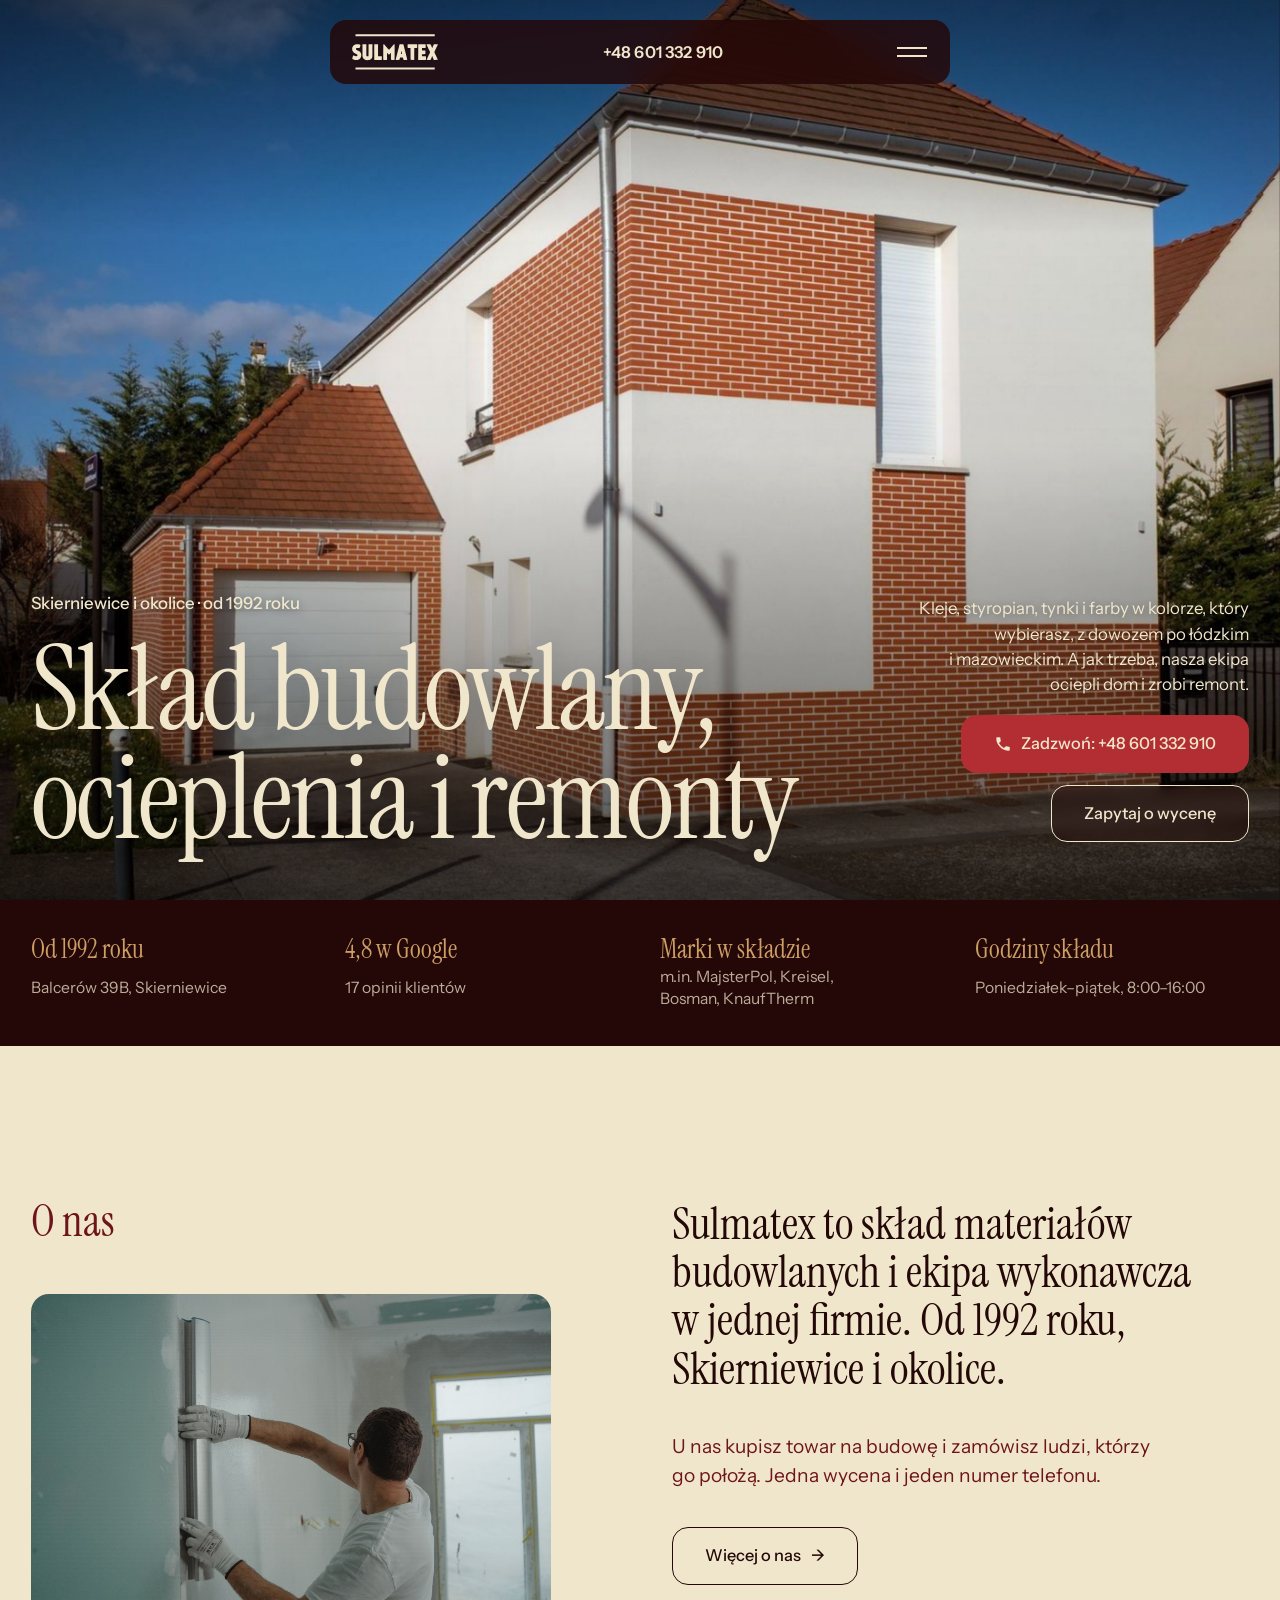
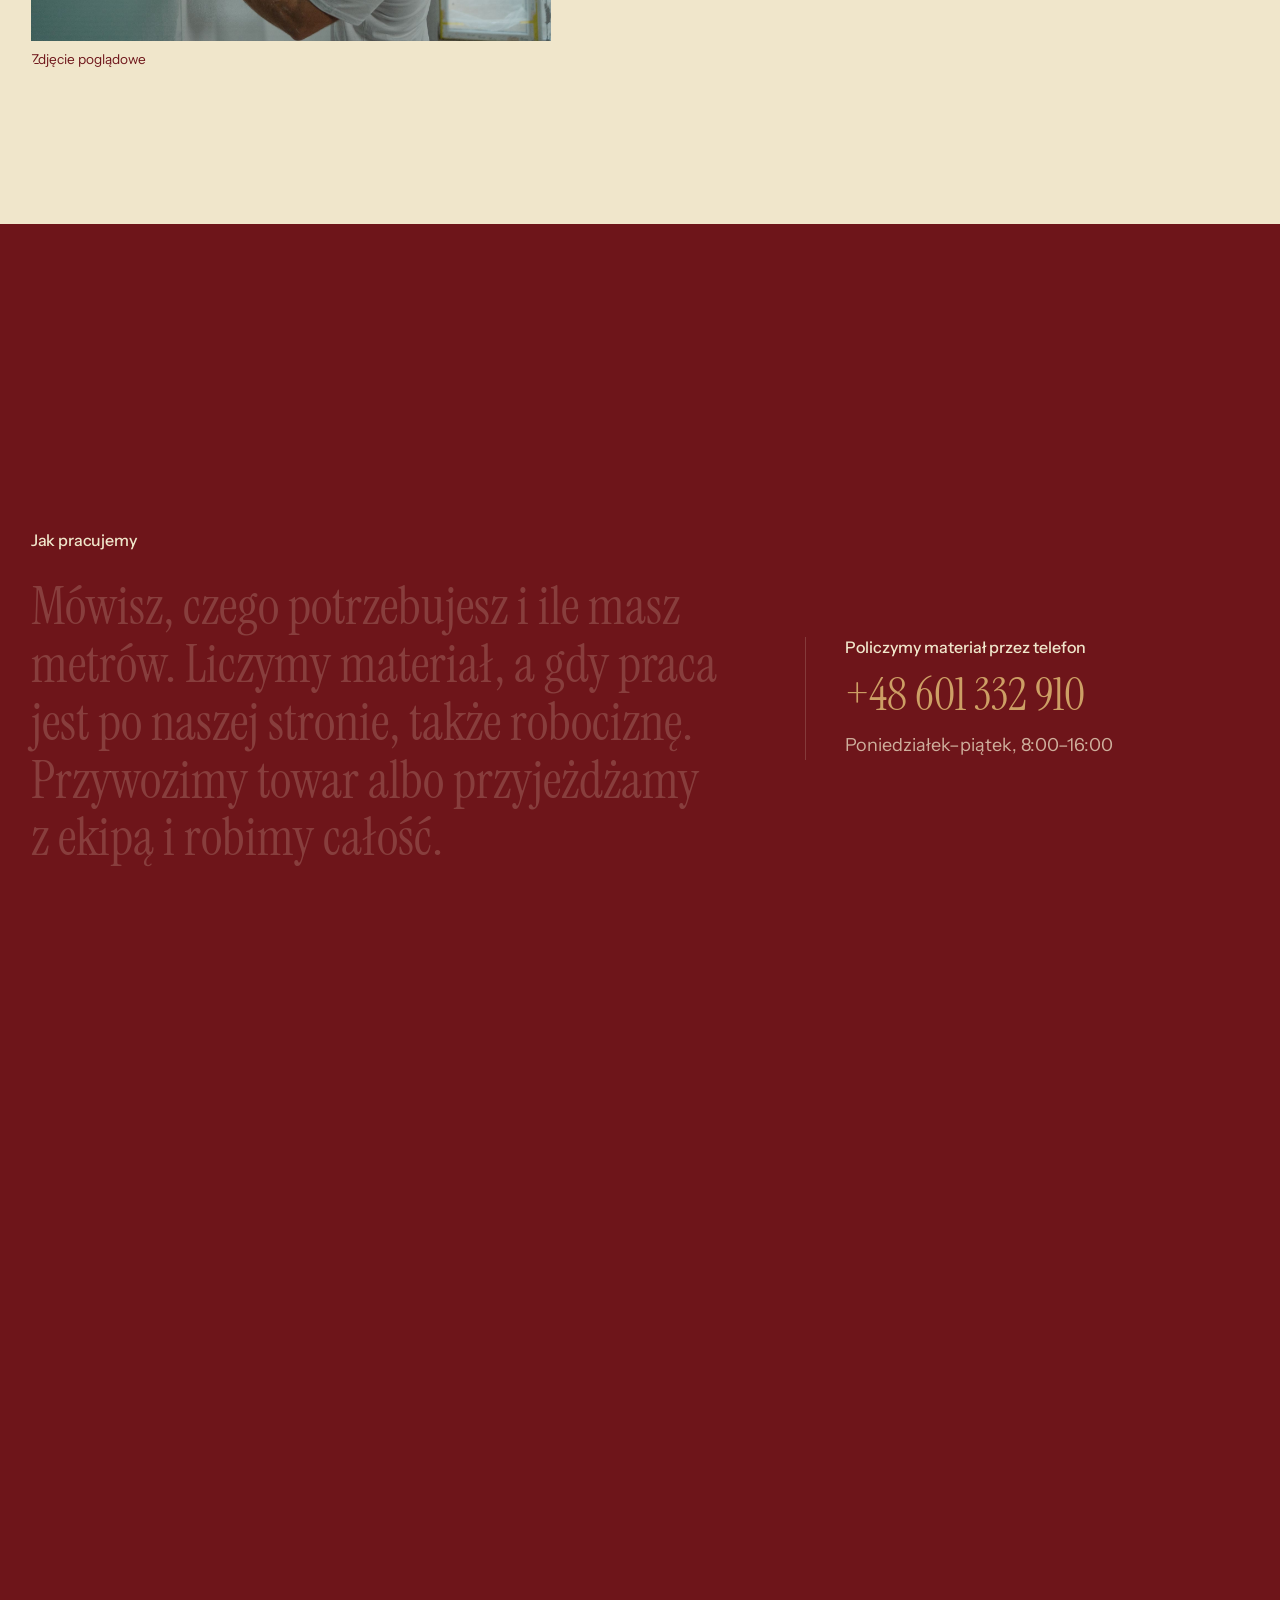
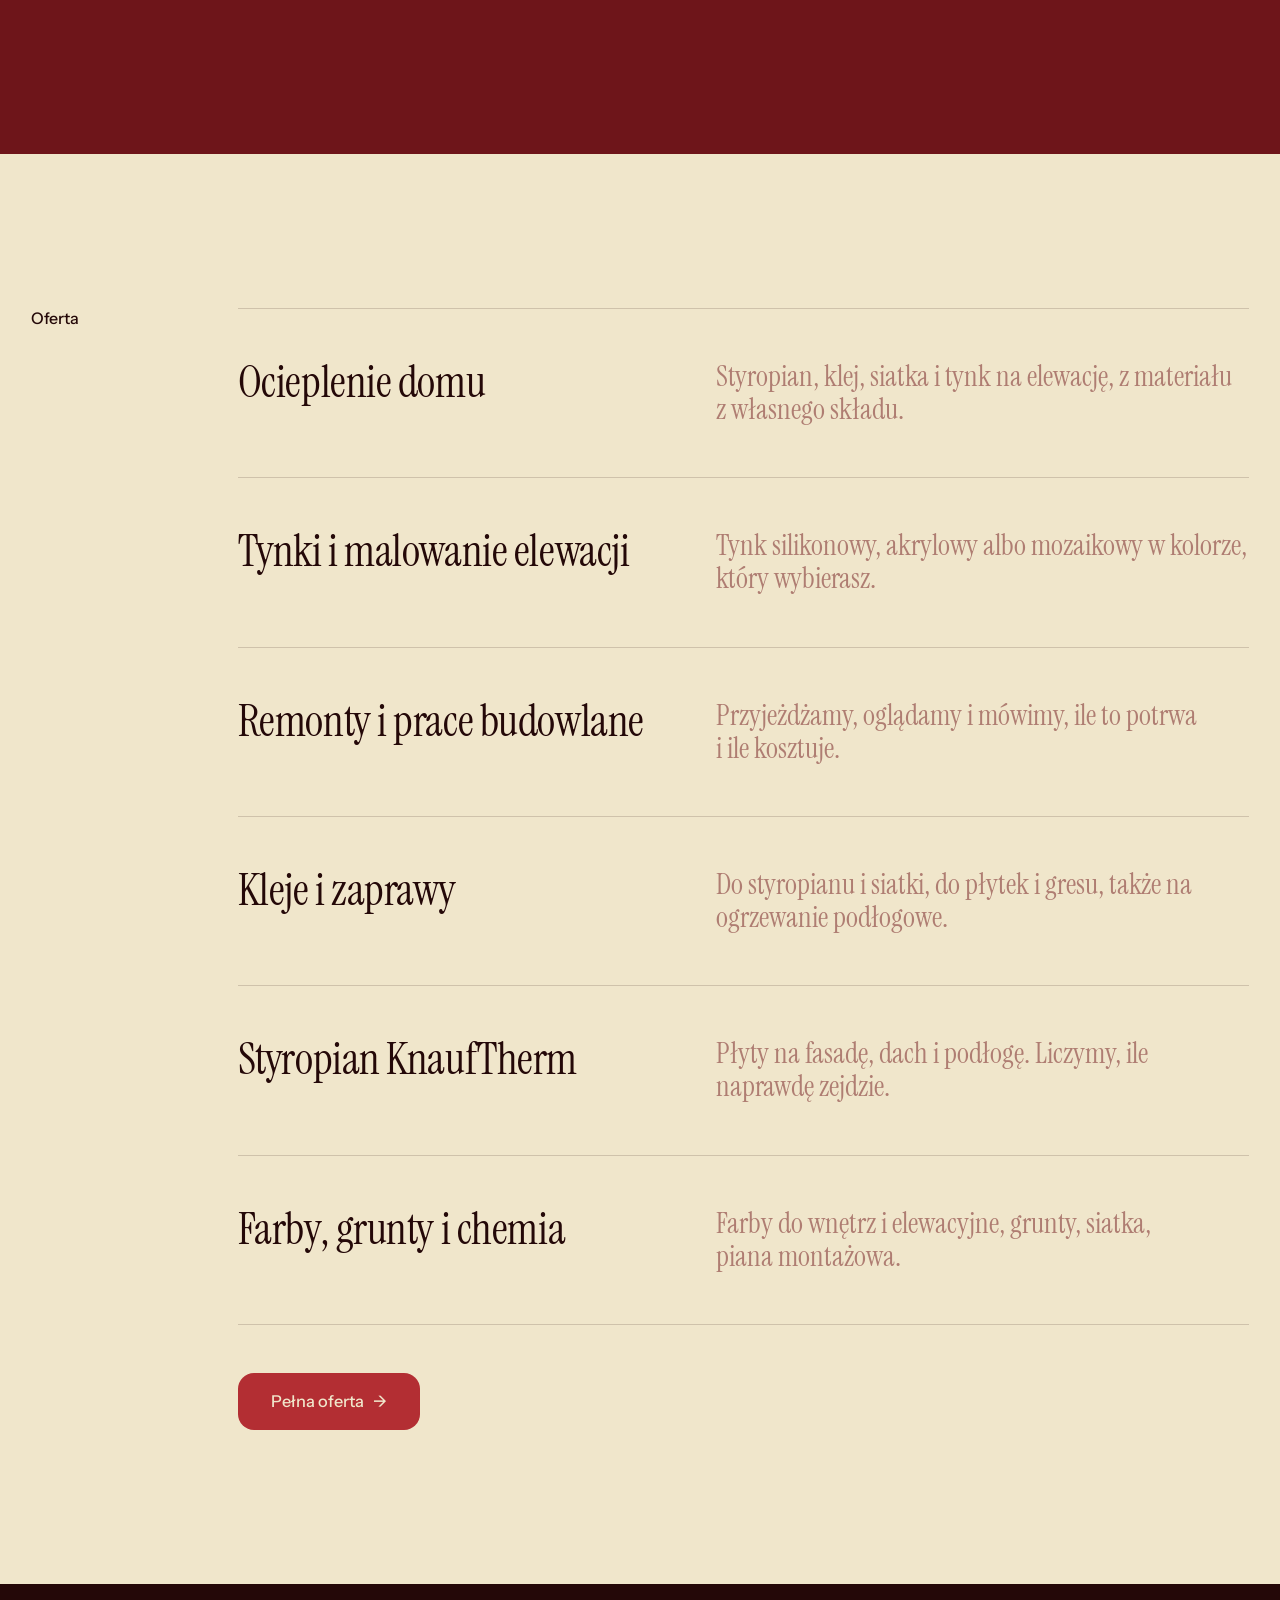
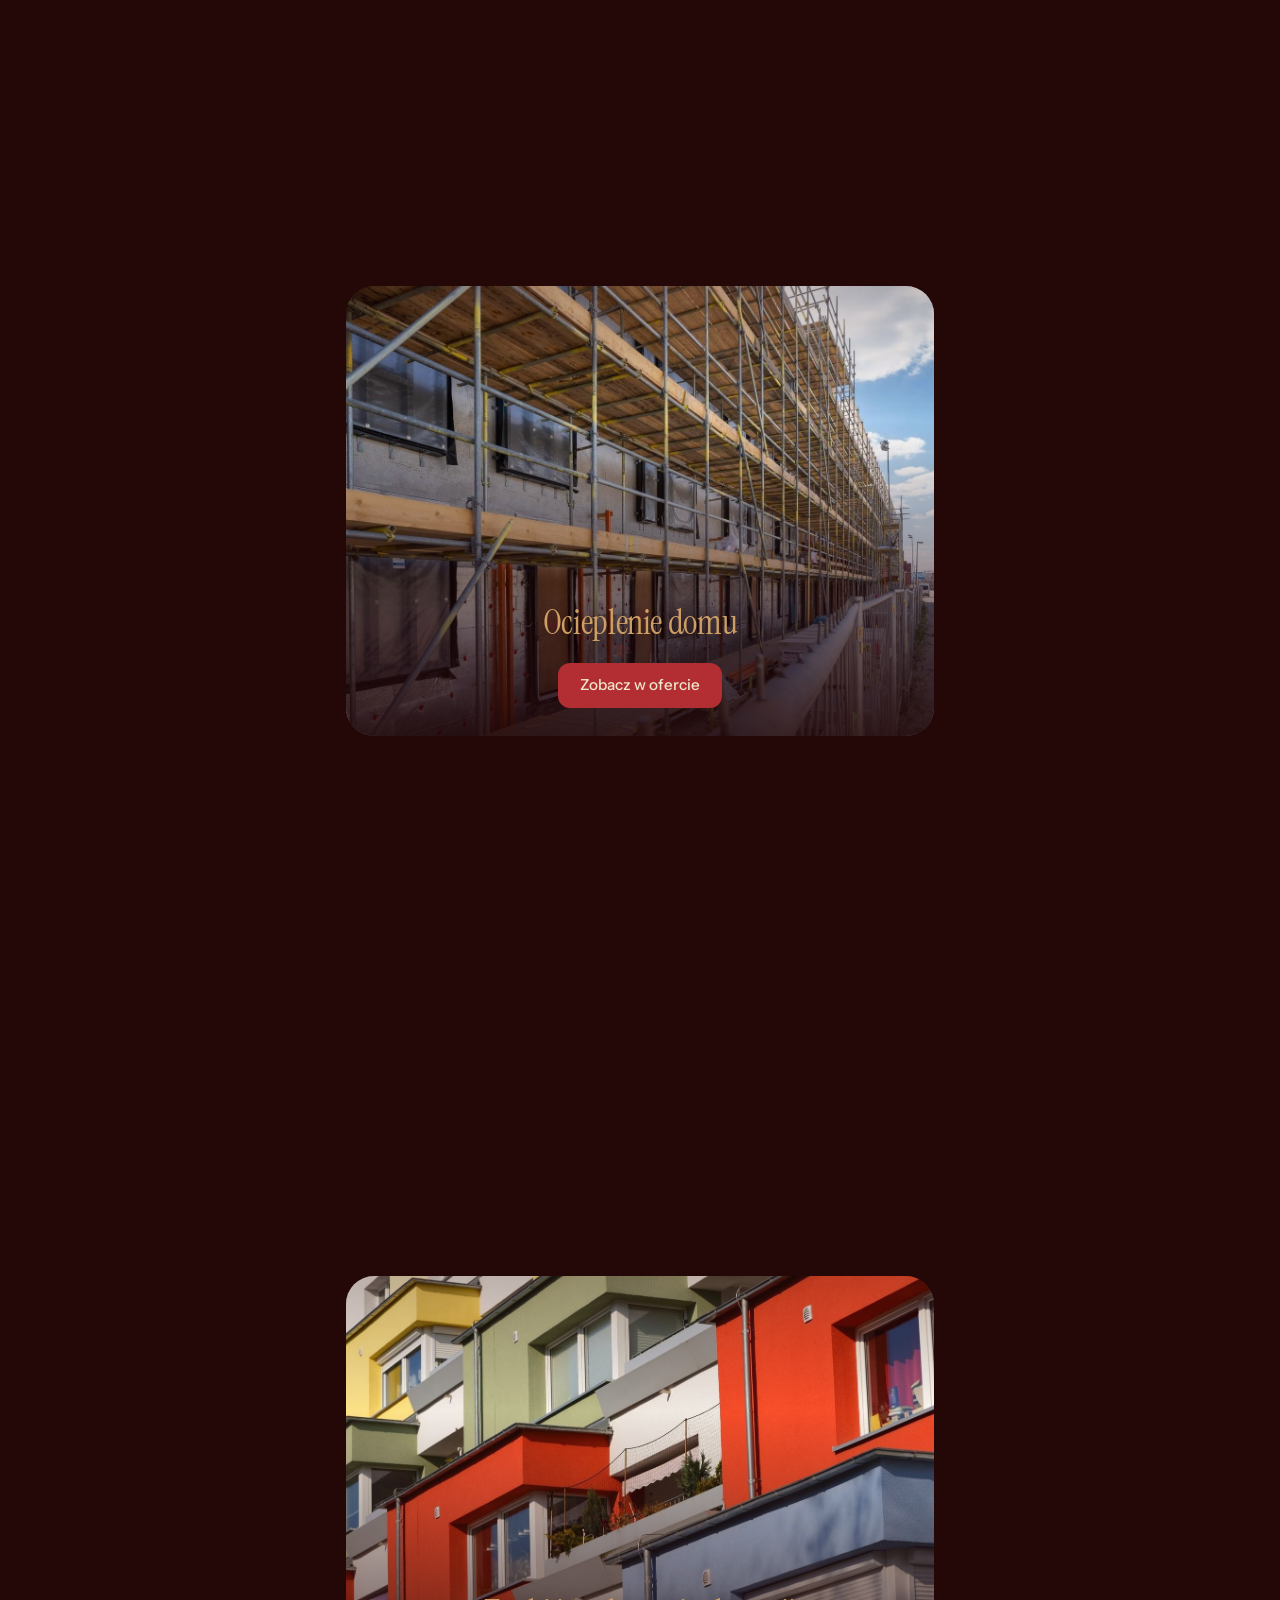
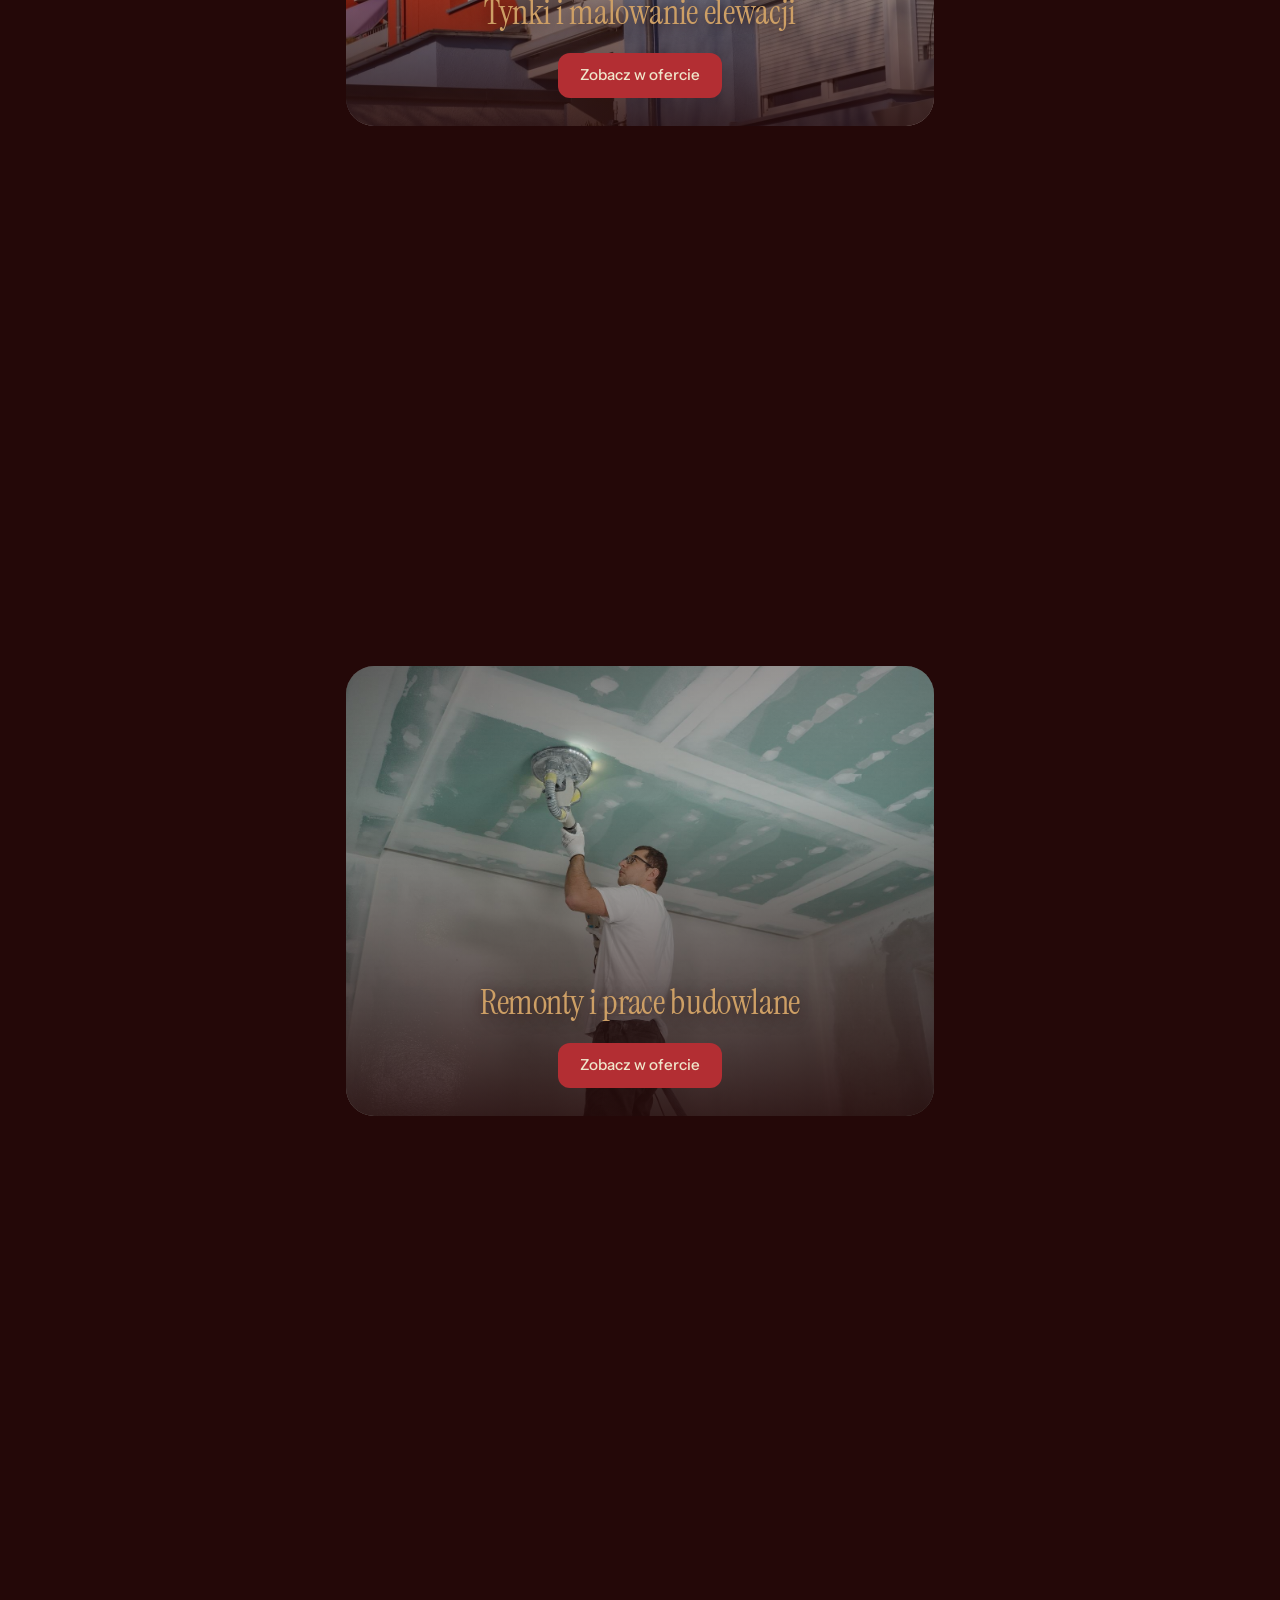
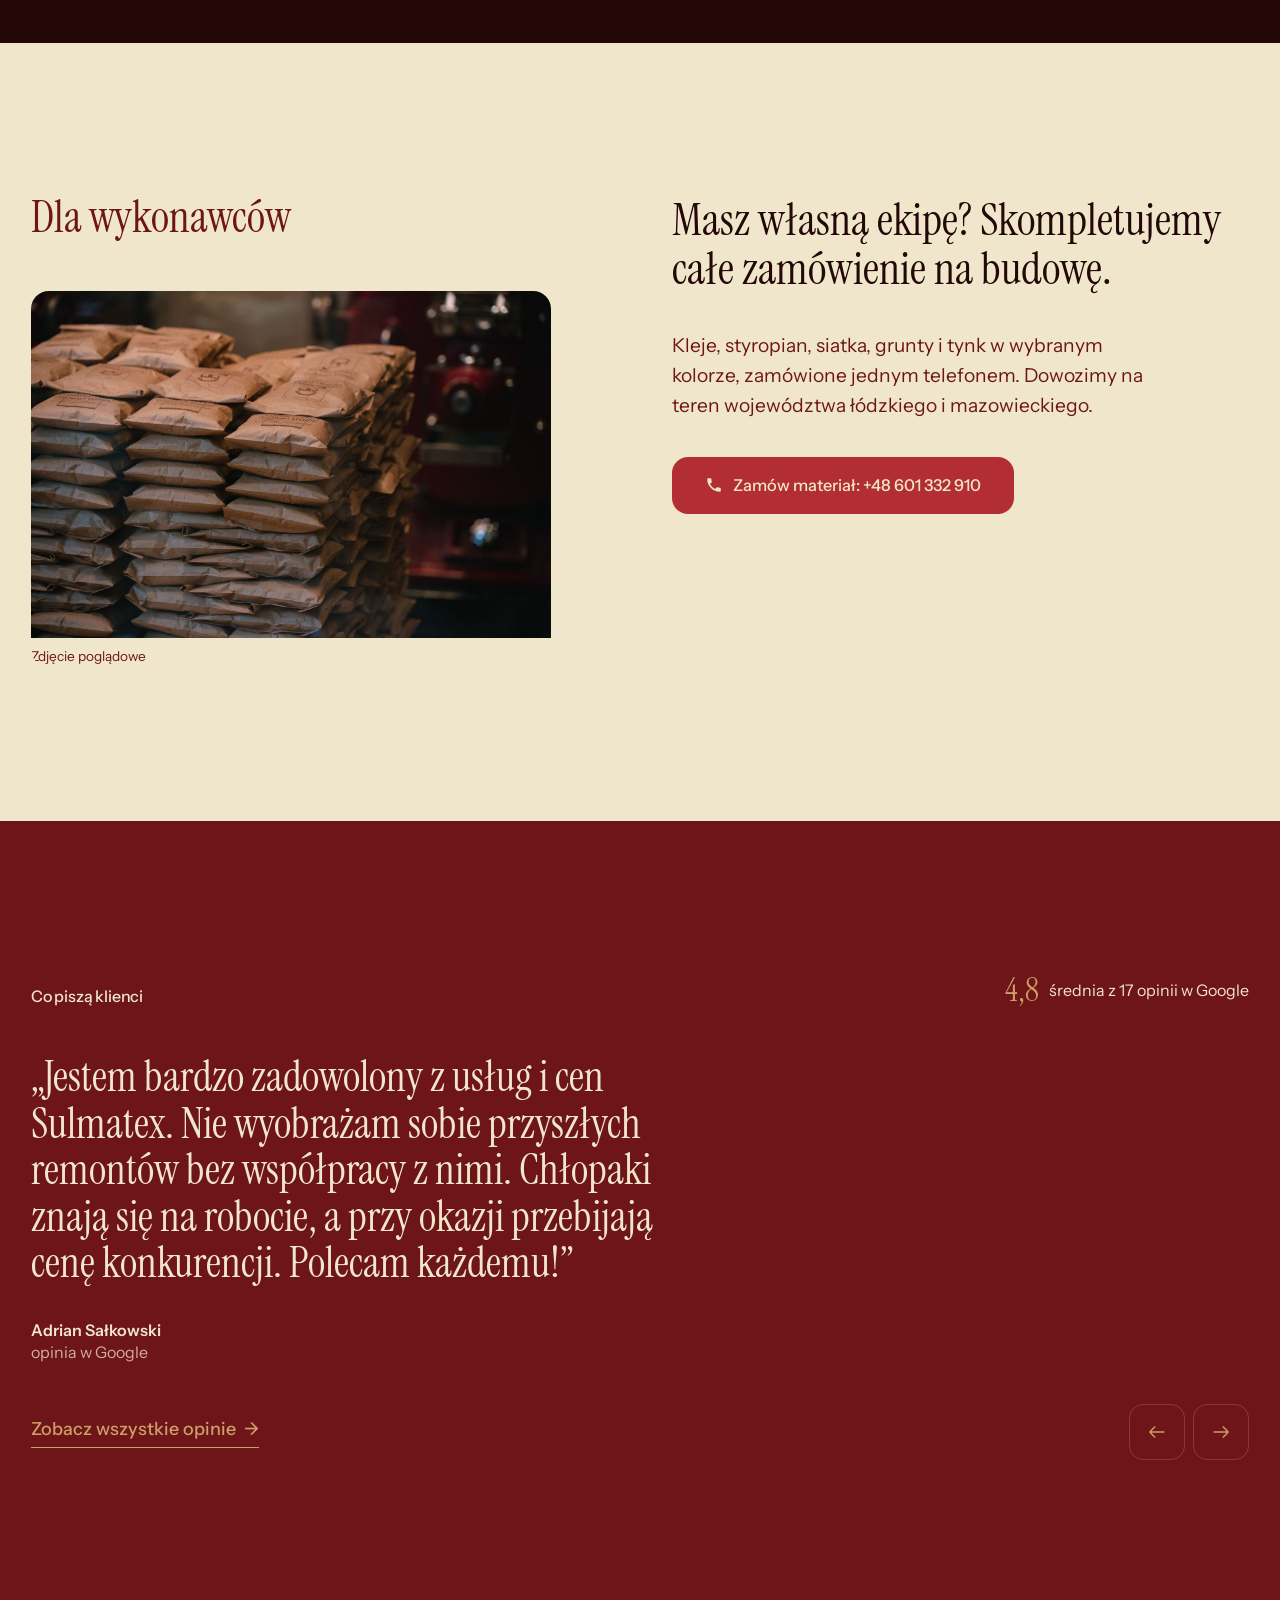
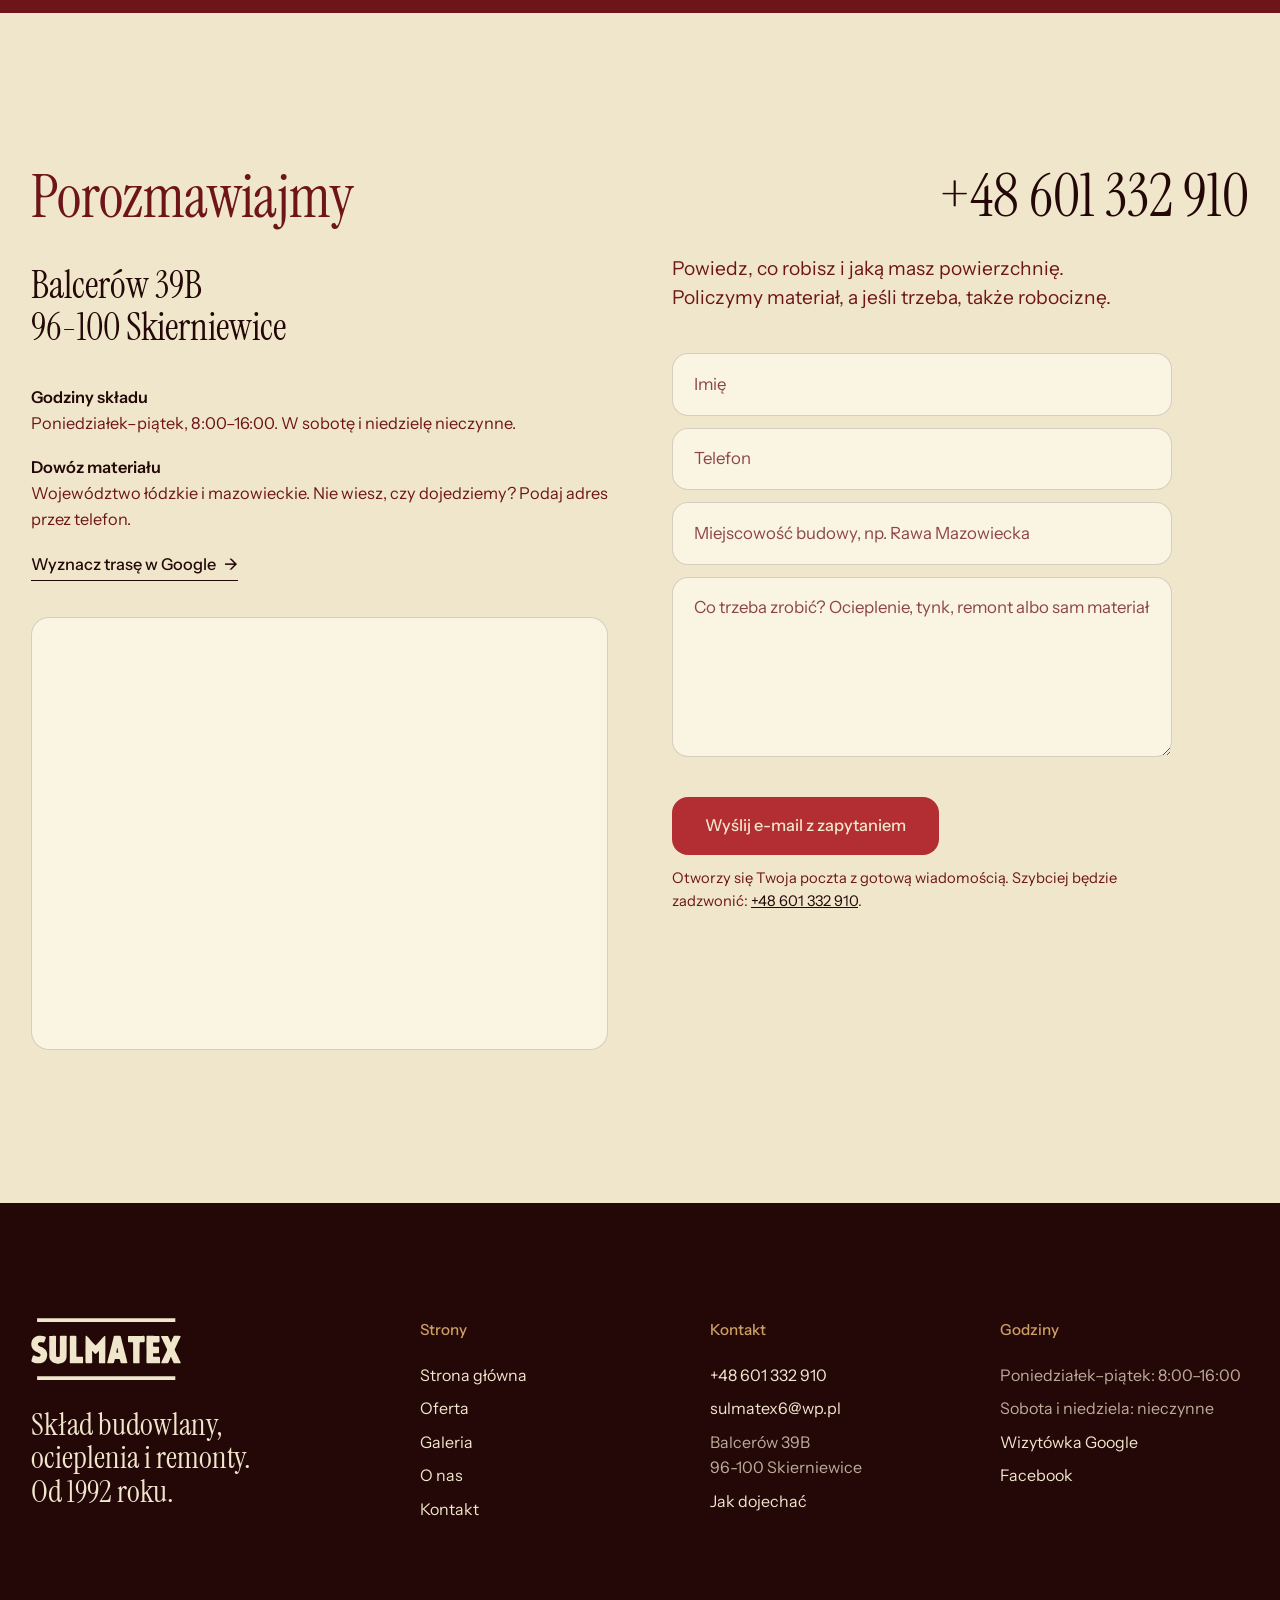
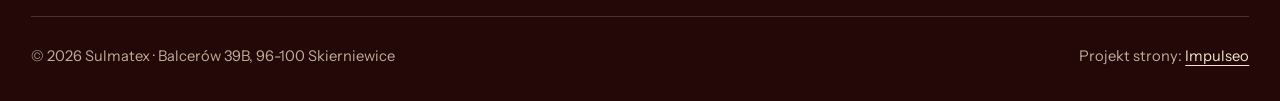
<file: index.html>
<!DOCTYPE html>
<html lang="pl">
<head>
<meta charset="UTF-8">
<meta name="viewport" content="width=device-width, initial-scale=1.0">
<title>Sulmatex - skład budowlany, ocieplenia i remonty | Skierniewice</title>
<meta name="description" content="Sulmatex - skład materiałów budowlanych oraz ocieplenia, tynki i remonty. Skierniewice, od 1992 roku. Kleje, styropian, tynki i farby w wybranym kolorze, dowóz na terenie województwa łódzkiego i mazowieckiego.">
<link rel="canonical" href="https://impulseo-pl.github.io/sulmatex/">
<meta name="robots" content="noindex, nofollow">
<meta name="theme-color" content="#240808">
<meta property="og:type" content="website">
<meta property="og:locale" content="pl_PL">
<meta property="og:site_name" content="Sulmatex">
<meta property="og:title" content="Sulmatex - skład budowlany, ocieplenia i remonty | Skierniewice">
<meta property="og:description" content="Sulmatex - skład materiałów budowlanych oraz ocieplenia, tynki i remonty. Skierniewice, od 1992 roku. Kleje, styropian, tynki i farby w wybranym kolorze, dowóz na terenie województwa łódzkiego i mazowieckiego.">
<meta property="og:url" content="https://impulseo-pl.github.io/sulmatex/">
<meta property="og:image" content="https://impulseo-pl.github.io/sulmatex/img/og.jpg">
<meta property="og:image:width" content="1200">
<meta property="og:image:height" content="630">
<meta name="twitter:card" content="summary_large_image">
<script type="application/ld+json">{"@context": "https://schema.org", "@type": "HomeAndConstructionBusiness", "name": "Sulmatex", "url": "https://impulseo-pl.github.io/sulmatex/", "telephone": "+48601332910", "email": "sulmatex6@wp.pl", "image": "https://impulseo-pl.github.io/sulmatex/img/og.jpg", "address": {"@type": "PostalAddress", "streetAddress": "Balcerów 39B", "postalCode": "96-100", "addressLocality": "Skierniewice", "addressCountry": "PL"}, "geo": {"@type": "GeoCoordinates", "latitude": 51.914485, "longitude": 20.145934}, "openingHours": "Mo-Fr 08:00–16:00", "areaServed": ["Skierniewice", "województwo łódzkie", "województwo mazowieckie"], "aggregateRating": {"@type": "AggregateRating", "ratingValue": "4.8", "reviewCount": "17"}, "sameAs": ["https://maps.google.com/?cid=3609428095485784670&g_mp=Cidnb29nbGUubWFwcy5wbGFjZXMudjEuUGxhY2VzLlNlYXJjaFRleHQQAhgEIAA", "https://www.facebook.com/p/Sulmatex-100064661784393/"]}</script>
<script>document.documentElement.classList.add('js')</script>
<link rel="preload" as="image" href="img/hero.jpg" fetchpriority="high">
<link rel="preconnect" href="https://fonts.googleapis.com">
<link rel="preconnect" href="https://fonts.gstatic.com" crossorigin>
<link href="https://fonts.googleapis.com/css2?family=Instrument+Sans:wght@400..600&family=Instrument+Serif&display=swap" rel="stylesheet">
<link rel="stylesheet" href="assets/styles.css?v=20261118b">
<script src="assets/lenis.min.js?v=1.1.20" defer></script>
<script src="assets/main.js?v=20261118b" defer></script>
</head>
<body>
<a class="skip" href="#tresc">Przejdź do treści</a>
<header class="pill">
  <a class="pill-logo" href="index.html" aria-label="Sulmatex - strona główna"><svg viewBox="400 420 34600 14374" aria-hidden="true" focusable="false"><path d="M1803 490H33688V1357H1803Z"/><path d="M2697 4537c-4 3 -141 5 -306 4c-337 -2 -449 10 -561 59c-36 15 -76 31 -90 35c-14 4 -47 19 -74 32c-27 14 -72 32 -100 40c-49 14 -164 75 -216 115c-14 10 -48 29 -76 43c-29 13 -61 37 -73 53c-11 17 -46 44 -77 62c-81 46 -298 269 -331 340c-14 30 -44 84 -68 120c-89 135 -162 305 -190 440c-74 358 -88 512 -65 710c6 47 15 121 20 165c4 44 18 108 29 143c12 35 21 87 21 121c0 51 6 71 51 157c65 124 139 244 190 309c21 27 51 74 65 104c36 77 197 244 282 294c37 21 83 53 102 71c51 47 130 100 186 125c27 12 63 35 79 51c17 15 95 62 175 102c80 41 162 86 182 100c20 14 72 40 116 57c44 18 91 45 106 60c16 16 71 45 137 72c96 38 123 54 201 122c50 43 98 82 108 87c10 6 33 35 51 66c30 54 31 59 26 138c-9 129 -38 198 -119 282c-120 124 -204 148 -473 138c-185 -7 -183 -6 -395 -99c-47 -20 -141 -50 -209 -66c-120 -28 -137 -35 -217 -91c-50 -35 -170 -55 -231 -39c-78 21 -139 113 -168 251c-9 44 -27 91 -44 117c-16 24 -32 63 -36 86c-3 23 -17 76 -30 117c-13 41 -31 102 -40 135c-9 32 -28 81 -41 108c-15 28 -29 79 -34 120c-4 40 -13 85 -20 102c-6 16 -18 70 -26 120c-31 188 30 306 179 343c24 6 58 22 77 36c132 93 216 126 323 126c60 0 110 18 120 44c9 23 56 43 127 56c36 6 88 18 115 26c128 36 895 49 1110 18c159 -23 303 -61 355 -94c25 -16 72 -36 105 -45c73 -21 179 -76 220 -115c17 -15 52 -41 78 -57c123 -76 374 -319 419 -406c10 -20 34 -49 53 -64c22 -18 41 -45 50 -74c9 -25 49 -111 89 -190c58 -114 76 -160 86 -219c6 -41 25 -127 41 -190c16 -63 36 -165 44 -225c8 -61 22 -156 31 -212c17 -107 15 -152 -10 -266c-9 -37 -23 -120 -31 -185c-18 -135 -83 -349 -117 -378c-11 -11 -30 -40 -42 -65c-12 -25 -35 -67 -52 -95c-17 -27 -52 -85 -77 -129c-62 -106 -252 -301 -337 -345c-14 -7 -54 -40 -90 -74c-36 -34 -85 -70 -110 -80c-98 -41 -152 -69 -202 -107c-29 -22 -76 -48 -105 -59c-69 -26 -230 -107 -238 -120c-7 -12 -92 -36 -156 -45c-34 -4 -74 -24 -145 -70c-67 -43 -116 -68 -151 -75c-35 -8 -61 -20 -77 -38c-93 -102 -166 -195 -177 -228c-18 -55 -15 -304 5 -343c32 -62 139 -157 226 -202l85 -44l255 0c256 0 394 12 604 52c97 18 131 12 190 -34c59 -46 145 -188 180 -299c14 -43 37 -117 52 -164c15 -47 34 -101 44 -120c9 -19 25 -64 34 -100c10 -36 31 -95 47 -132c42 -97 83 -310 68 -356c-26 -78 -107 -140 -212 -162c-64 -13 -281 -85 -372 -124c-47 -20 -77 -26 -140 -26c-44 0 -123 -7 -175 -15c-100 -15 -202 -19 -213 -8Z"/><path d="M5796 4537c-4 5 -242 8 -529 9c-489 0 -525 2 -577 20c-85 30 -120 101 -89 181c8 19 12 214 14 618c6 1300 8 1832 7 2315c0 278 1 775 2 1105l2 600l32 118c17 64 36 161 42 215c13 112 39 177 104 260c24 31 52 77 62 102c21 56 76 132 109 154c14 9 44 42 68 74c70 95 215 227 278 255c31 14 82 48 114 77c65 59 108 80 160 80c29 0 45 8 77 39c57 57 221 109 373 121c109 8 167 23 270 71c112 52 553 36 736 -27c78 -27 130 -38 211 -45c181 -15 289 -51 344 -116c28 -34 36 -37 101 -44c86 -9 120 -26 193 -93c30 -28 90 -78 134 -111c43 -32 102 -88 131 -124c29 -36 85 -98 124 -138c47 -48 81 -92 98 -130c15 -32 40 -79 56 -106c56 -91 121 -310 142 -477c4 -30 13 -78 20 -106c11 -42 14 -481 15 -2295c2 -2160 3 -2247 21 -2321c26 -107 25 -153 -7 -195c-61 -81 -93 -84 -749 -83c-713 1 -742 4 -803 89l-29 39l5 1519c4 1778 -8 3025 -32 3071c-23 45 -91 100 -138 112c-24 6 -75 20 -114 31c-94 26 -145 24 -301 -10c-147 -33 -179 -46 -217 -92c-57 -68 -56 -58 -66 -512c-13 -594 -14 -3809 -1 -3972c15 -189 -7 -228 -147 -266c-67 -19 -231 -26 -246 -12Z"/><path d="M9776 4522l-299 6l-40 29c-22 15 -50 41 -61 56l-21 28l-3 3058l-3 3057l22 28c51 65 101 78 354 88c279 12 2322 3 2450 -11c96 -10 188 -39 221 -70c20 -18 21 -27 17 -642c-4 -723 -2 -698 -48 -738c-58 -50 -65 -51 -760 -51c-357 0 -660 -3 -673 -6c-57 -16 -54 84 -59 -1758c-3 -949 -1 -1921 5 -2216c6 -320 6 -548 1 -584c-13 -82 -65 -211 -92 -228c-86 -55 -261 -63 -1011 -46Z"/><path d="M13105 4541c-58 16 -95 67 -116 155c-15 69 -14 6036 2 6065c6 12 49 39 95 61l85 41l167 8c92 5 343 7 557 4l390 -3l95 -36c152 -57 137 23 133 -712c-4 -698 -18 -1394 -33 -1669c-9 -170 -2 -343 15 -388c12 -29 42 -19 99 33c31 27 69 56 85 65c17 8 46 38 64 65c66 97 412 447 462 466c50 18 123 10 188 -21c63 -31 341 -319 416 -433c22 -32 50 -66 64 -75c13 -8 45 -34 71 -56c78 -67 108 -49 125 74c6 44 7 531 2 1320c-9 1431 -20 1280 95 1327c111 46 180 51 594 44c546 -9 689 -25 782 -89c28 -18 32 -6050 4 -6133c-29 -88 -98 -127 -177 -100c-56 20 -145 82 -177 124c-15 20 -57 67 -94 103c-38 37 -68 72 -68 79c0 7 -51 64 -114 129c-123 126 -330 366 -370 430c-14 22 -47 56 -73 76c-45 34 -66 57 -176 191c-27 33 -126 142 -220 243c-95 101 -181 200 -192 219c-11 20 -39 49 -62 66c-23 17 -59 54 -80 82c-51 68 -132 161 -223 254c-41 42 -95 100 -120 128c-52 59 -97 69 -156 33c-45 -28 -394 -378 -444 -446c-24 -33 -85 -101 -135 -150c-114 -113 -211 -223 -302 -345c-72 -96 -108 -134 -175 -184c-21 -15 -55 -53 -77 -84c-21 -31 -49 -66 -61 -77c-12 -11 -41 -47 -63 -80c-57 -83 -127 -165 -247 -286c-57 -57 -128 -136 -158 -174c-31 -39 -120 -134 -200 -213l-144 -142l-52 1c-28 0 -65 5 -81 10Z"/><path d="M19615 4557c-104 24 -155 90 -155 200c0 37 -6 101 -14 143c-8 41 -19 101 -25 133c-5 31 -23 94 -40 140c-16 45 -38 129 -50 187c-44 232 -81 388 -104 445c-14 33 -30 91 -36 130c-17 96 -59 260 -81 315c-10 25 -21 63 -25 85c-3 22 -15 71 -25 110c-11 38 -29 119 -40 180c-24 128 -80 332 -116 424c-14 35 -31 104 -39 155c-7 50 -23 120 -33 156c-11 36 -30 110 -42 165c-13 55 -33 124 -46 153c-13 29 -34 105 -48 170c-14 64 -36 169 -49 232c-14 64 -39 156 -56 205c-20 58 -35 124 -41 186c-5 53 -16 116 -25 140c-9 24 -27 75 -39 114c-13 38 -33 90 -44 115c-11 25 -28 85 -37 135c-42 225 -87 421 -105 462c-11 24 -31 95 -45 156c-14 62 -37 159 -51 217c-15 58 -33 136 -41 175c-9 38 -26 88 -39 110c-27 47 -39 96 -54 225c-7 52 -25 135 -40 185c-85 271 -84 277 69 326l96 31l384 10c540 15 748 4 852 -44c95 -45 98 -48 115 -169c14 -105 38 -192 99 -374c20 -58 36 -131 40 -175c9 -102 27 -148 80 -200l46 -45l472 0c518 0 499 -2 558 62c26 28 74 159 100 273c6 30 22 77 35 105c28 62 50 165 64 303c15 151 20 160 150 217l85 37l235 10c166 7 333 6 568 -2l334 -12l101 -34c56 -18 108 -41 115 -51c18 -24 9 -105 -22 -197c-30 -87 -89 -327 -122 -495c-23 -119 -50 -216 -100 -366c-12 -39 -27 -106 -33 -150c-10 -77 -41 -186 -76 -270c-10 -22 -26 -94 -36 -160c-11 -66 -27 -142 -35 -169c-9 -27 -26 -87 -39 -135c-23 -92 -56 -206 -110 -391c-19 -63 -37 -144 -41 -180c-3 -36 -17 -90 -30 -120c-14 -31 -43 -141 -64 -245c-67 -318 -80 -376 -95 -404c-7 -15 -23 -65 -35 -112c-12 -46 -34 -125 -50 -176c-17 -54 -33 -133 -39 -189c-7 -84 -12 -101 -41 -142c-27 -39 -35 -64 -51 -165c-26 -159 -95 -434 -120 -474c-11 -18 -28 -79 -38 -140c-26 -150 -96 -439 -120 -493c-10 -25 -31 -119 -45 -210c-30 -191 -65 -328 -102 -402c-17 -33 -31 -87 -41 -152c-15 -103 -62 -226 -96 -254c-8 -7 -58 -20 -109 -27c-133 -20 -1235 -18 -1323 2Zm729 2780c19 38 34 118 46 238c14 147 79 494 126 665c21 80 15 113 -33 156c-92 84 -338 64 -381 -32c-21 -45 -1 -221 44 -396c8 -31 23 -141 35 -245c21 -198 47 -298 94 -373c30 -47 49 -50 69 -13Z"/><path d="M26080 4547c-52 2 -789 4 -1637 5c-1540 3 -1542 3 -1569 24c-104 77 -110 123 -106 759c3 519 5 535 69 597c89 85 71 82 580 88l451 5l26 24c65 62 60 -149 66 2402c5 2243 6 2307 24 2328c10 11 55 35 99 52c114 44 242 51 773 45c473 -5 475 -5 569 -60c64 -38 72 -61 50 -133c-35 -112 -31 -4430 4 -4543c6 -20 27 -51 46 -70c44 -43 109 -48 583 -49c346 -1 349 -2 421 -67c49 -43 113 -170 113 -224c0 -19 -3 -175 -7 -345c-4 -180 -3 -359 3 -426c18 -219 -40 -360 -165 -403c-46 -16 -112 -17 -393 -9Z"/><path d="M27480 4539c-328 7 -340 10 -398 75c-17 20 -32 40 -32 44c0 4 0 1350 -1 2992c0 1718 -4 3008 -9 3040c-8 43 -6 59 6 78c21 32 126 80 205 94c91 16 2638 17 2726 1c76 -14 169 -57 185 -86c9 -17 11 -162 9 -601c-4 -746 -2 -738 -160 -786c-61 -19 -86 -20 -645 -15c-716 6 -754 3 -794 -79c-15 -29 -19 -494 -6 -616c14 -137 -16 -131 592 -131c537 1 571 -2 683 -60c77 -39 106 -122 101 -294c-1 -17 -4 -257 -6 -535c-3 -278 -6 -508 -6 -512c0 -19 -70 -84 -110 -102c-43 -20 -58 -20 -350 -16c-168 3 -413 5 -545 5c-383 -1 -360 31 -360 -502c0 -446 -2 -435 85 -460c71 -21 492 -27 846 -13l321 12l68 -36c37 -20 73 -36 80 -36c66 0 137 -288 103 -420c-7 -26 -12 -147 -14 -290c-5 -588 -6 -599 -37 -653c-54 -91 -13 -87 -1097 -92c-470 -2 -920 -5 -1000 -8c-80 -2 -278 -1 -440 2Z"/><path d="M33541 4542c-142 11 -178 22 -228 72c-35 35 -43 51 -49 95c-4 29 -17 67 -29 86c-13 18 -30 57 -39 87c-8 30 -27 64 -40 77c-14 13 -32 45 -41 70c-8 25 -24 59 -36 76c-67 98 -149 300 -244 600c-73 230 -75 234 -120 281c-49 52 -57 53 -94 16c-21 -21 -30 -43 -40 -102c-11 -70 -51 -173 -121 -315c-17 -33 -37 -94 -45 -135c-9 -43 -28 -95 -44 -122c-16 -25 -32 -57 -36 -70c-13 -45 -108 -243 -131 -273c-23 -32 -80 -171 -107 -266c-20 -67 -65 -132 -109 -156c-30 -16 -87 -17 -733 -18c-782 0 -756 -2 -830 69c-57 54 -58 81 -6 167c22 36 44 85 51 109c6 25 24 65 39 90c14 25 32 57 38 72c7 14 27 46 46 71c19 25 38 62 42 84c7 40 84 209 116 254c10 14 26 48 37 76c11 28 30 66 44 84c14 19 33 58 43 88c10 30 26 69 36 86c10 17 27 56 38 86c22 65 74 169 111 224c15 22 37 71 50 110c35 106 54 145 99 205c22 30 48 75 57 100c9 25 23 64 31 87c8 24 37 77 65 119c39 60 53 93 64 151c15 78 19 88 89 198c25 38 54 90 65 115c11 25 30 63 42 85c93 174 115 220 140 304c41 136 45 180 20 238c-11 27 -23 64 -27 83c-7 38 -70 167 -115 240c-16 25 -36 76 -44 114c-9 37 -26 81 -37 97c-45 63 -172 318 -188 376c-6 21 -27 58 -46 82c-19 24 -40 62 -46 85c-20 79 -30 103 -55 137c-38 51 -100 178 -119 245c-22 74 -39 108 -80 159c-33 41 -75 116 -75 135c0 15 -88 218 -112 260c-11 19 -33 66 -47 105c-15 38 -49 101 -75 140c-31 46 -55 99 -72 155c-27 91 -31 101 -117 256c-65 116 -98 227 -79 268c6 14 42 43 83 67c99 57 143 60 807 57l538 -3l40 -26c21 -14 61 -35 87 -47c46 -20 49 -25 97 -127c27 -58 56 -129 65 -158c8 -28 27 -69 41 -90c14 -21 31 -55 39 -75c7 -21 28 -60 48 -89c19 -29 37 -70 41 -95c4 -24 15 -58 26 -76c31 -51 106 -260 124 -344c8 -43 26 -99 40 -126c13 -26 28 -66 32 -88c13 -76 63 -134 114 -134c59 0 111 73 125 175c9 68 78 277 109 329c14 24 34 74 45 112c25 92 74 205 109 257c28 40 122 237 122 255c0 4 16 32 35 62c29 46 35 64 35 111c0 69 20 99 93 136c51 26 57 27 327 36c500 15 1019 -4 1141 -42c98 -31 123 -54 115 -105c-13 -96 -28 -144 -60 -191c-19 -28 -60 -106 -91 -175c-32 -69 -70 -143 -85 -165c-15 -22 -39 -76 -54 -120c-25 -77 -59 -142 -111 -214c-14 -19 -34 -65 -45 -102c-24 -78 -90 -227 -121 -270c-11 -16 -33 -66 -48 -111c-38 -111 -67 -171 -97 -199c-13 -13 -32 -48 -41 -79c-17 -60 -81 -185 -120 -237c-14 -18 -34 -67 -45 -110c-21 -85 -52 -145 -103 -202c-41 -46 -50 -64 -64 -130c-15 -70 -65 -185 -107 -241c-18 -25 -44 -77 -58 -115c-15 -37 -30 -73 -35 -79c-4 -6 -27 -59 -50 -118c-59 -153 -57 -265 8 -345c18 -22 52 -91 77 -154c24 -63 55 -130 68 -150c55 -83 97 -181 105 -246c7 -57 12 -69 44 -98c45 -41 93 -137 110 -218c16 -72 20 -80 97 -198c41 -63 59 -101 64 -136c4 -27 24 -76 45 -113c62 -105 107 -201 120 -255c7 -28 25 -68 40 -90c46 -66 99 -177 111 -232c7 -30 24 -68 42 -90c34 -43 79 -135 114 -236c12 -37 38 -86 57 -110c40 -49 67 -101 91 -173c9 -29 35 -82 58 -120c48 -79 88 -174 88 -207c0 -13 -14 -44 -30 -69c-41 -61 -87 -80 -210 -84c-210 -8 -1052 -9 -1149 -2Z"/><path d="M1803 13857H33688V14724H1803Z"/></svg></a>
  <a class="pill-phone" href="tel:+48601332910">+48 601 332 910</a>
  <button class="burger" type="button" aria-expanded="false" aria-controls="menu" aria-label="Otwórz menu"><i></i><i></i></button>
</header>
<div class="menu" id="menu" aria-hidden="true">
  <div class="menu-grid">
    <nav class="menu-links" aria-label="Menu główne">
      <a href="index.html" aria-current="page">Strona główna</a>
      <a href="oferta.html">Oferta</a>
      <a href="realizacje.html">Galeria</a>
      <a href="o-nas.html">O nas</a>
      <a href="kontakt.html">Kontakt</a>
    </nav>
    <div class="menu-side">
      <div><b>Telefon</b><a href="tel:+48601332910">+48 601 332 910</a></div>
      <div><b>Skład</b>Balcerów 39B, 96-100 Skierniewice</div>
      <div><b>Godziny</b>Poniedziałek–piątek, 8:00–16:00</div>
    </div>
  </div>
</div>
<main id="tresc">
<section class="hero">
  <img class="hero-img" src="img/hero.jpg" width="1600" height="1066" alt="Dom jednorodzinny z&nbsp;białą elewacją i&nbsp;cegłą (zdjęcie poglądowe)" fetchpriority="high">
  <div class="hero-in">
    <div>
      <p class="hero-kicker">Skierniewice i&nbsp;okolice · od&nbsp;1992 roku</p>
      <h1>Skład budowlany, ocieplenia i&nbsp;remonty</h1>
    </div>
    <div class="hero-side">
      <p>Kleje, styropian, tynki i&nbsp;farby w&nbsp;kolorze, który wybierasz, z&nbsp;dowozem po łódzkim i&nbsp;mazowieckim. A&nbsp;jak trzeba, nasza ekipa ociepli dom i&nbsp;zrobi remont.</p>
      <div class="btn-row">
        <a class="btn btn-main hero-call" href="tel:+48601332910"><svg class="ico" viewBox="0 0 24 24" fill="none" aria-hidden="true"><path d="M6.6 10.8a15.5 15.5 0 0 0 6.6 6.6l2.2-2.2a1 1 0 0 1 1-.24 11.4 11.4 0 0 0 3.6.58 1 1 0 0 1 1 1V20a1 1 0 0 1-1 1A17 17 0 0 1 3 4a1 1 0 0 1 1-1h3.5a1 1 0 0 1 1 1c0 1.25.2 2.45.57 3.57a1 1 0 0 1-.25 1L6.6 10.8Z" fill="currentColor"/></svg>Zadzwoń: +48 601 332 910</a>
        <a class="btn btn-line btn-on-photo" href="#formularz">Zapytaj o&nbsp;wycenę</a>
      </div>
    </div>
  </div>
</section>

<section class="facts cacao dark" aria-label="Najważniejsze informacje">
  <ul class="wrap facts-list">
    <li><b>Od 1992 roku</b>Balcerów 39B, Skierniewice</li>
    <li><b>4,8 w&nbsp;Google</b>17 opinii klientów</li>
    <li><b>Marki w&nbsp;składzie</b>m.in. MajsterPol, Kreisel, Bosman, KnaufTherm</li>
    <li><b>Godziny składu</b>Poniedziałek–piątek, 8:00–16:00</li>
  </ul>
</section>

<section class="sec bone" id="o-nas">
  <div class="wrap about">
    <div class="about-left up">
      <p class="label-serif">O&nbsp;nas</p>
      <figure class="about-fig"><img src="img/about.jpg" width="1880" height="1253" alt="Szpachlowanie ściany podczas remontu (zdjęcie poglądowe)" loading="lazy"><figcaption class="poglad">Zdjęcie poglądowe</figcaption></figure>
    </div>
    <div class="about-right up">
      <p class="statement">Sulmatex to skład materiałów budowlanych i&nbsp;ekipa wykonawcza w&nbsp;jednej firmie. Od&nbsp;1992&nbsp;roku, Skierniewice i&nbsp;okolice.</p>
      <p class="lead">U&nbsp;nas kupisz towar na budowę i&nbsp;zamówisz ludzi, którzy go położą. Jedna wycena i&nbsp;jeden numer telefonu.</p>
      <div class="btn-row"><a class="btn btn-line" href="o-nas.html">Więcej o&nbsp;nas <span aria-hidden="true">→</span></a></div>
    </div>
  </div>
</section>

<section class="reveal-sec bordeaux dark" aria-labelledby="jak">
  <div class="reveal-stick">
    <div class="reveal-main">
      <h2 class="label" id="jak">Jak pracujemy</h2>
      <p class="reveal-text">Mówisz, czego potrzebujesz i&nbsp;ile masz metrów. Liczymy materiał, a&nbsp;gdy praca jest po naszej stronie, także robociznę. Przywozimy towar albo przyjeżdżamy z&nbsp;ekipą i&nbsp;robimy całość.</p>
    </div>
    <aside class="reveal-aside">
      <p class="label">Policzymy materiał przez telefon</p>
      <a class="reveal-phone" href="tel:+48601332910">+48 601 332 910</a>
      <p>Poniedziałek–piątek, 8:00–16:00</p>
    </aside>
  </div>
</section>

<section class="sec bone" id="oferta">
  <div class="wrap svc">
    <h2 class="label">Oferta</h2>
    <div>
      <div class="svc-list">
      <a class="svc-row" href="oferta.html#ocieplenie"><h3>Ocieplenie domu</h3><p>Styropian, klej, siatka i&nbsp;tynk na elewację, z&nbsp;materiału z&nbsp;własnego składu.</p></a>
      <a class="svc-row" href="oferta.html#tynki"><h3>Tynki i&nbsp;malowanie elewacji</h3><p>Tynk silikonowy, akrylowy albo mozaikowy w&nbsp;kolorze, który wybierasz.</p></a>
      <a class="svc-row" href="oferta.html#remonty"><h3>Remonty i&nbsp;prace budowlane</h3><p>Przyjeżdżamy, oglądamy i&nbsp;mówimy, ile to potrwa i&nbsp;ile kosztuje.</p></a>
      <a class="svc-row" href="oferta.html#kleje"><h3>Kleje i&nbsp;zaprawy</h3><p>Do styropianu i&nbsp;siatki, do płytek i&nbsp;gresu, także na ogrzewanie podłogowe.</p></a>
      <a class="svc-row" href="oferta.html#styropian"><h3>Styropian KnaufTherm</h3><p>Płyty na fasadę, dach i&nbsp;podłogę. Liczymy, ile naprawdę zejdzie.</p></a>
      <a class="svc-row" href="oferta.html#farby"><h3>Farby, grunty i&nbsp;chemia</h3><p>Farby do wnętrz i&nbsp;elewacyjne, grunty, siatka, piana montażowa.</p></a>
      </div>
      <div class="svc-foot"><a class="btn btn-main" href="oferta.html">Pełna oferta <span aria-hidden="true">→</span></a></div>
    </div>
  </div>
</section>

<section class="cards cacao dark" aria-label="Czym się zajmujemy">
  <div class="card-wrap"><div class="card-stick">
    <a class="card" href="oferta.html#ocieplenie"><img src="img/ocieplenie.jpg" width="1600" height="1066" alt="Ocieplanie budynku na rusztowaniu (zdjęcie poglądowe)" decoding="async"><span class="card-in"><h3>Ocieplenie domu</h3><span class="btn btn-main btn-sm">Zobacz w&nbsp;ofercie</span></span></a>
  </div></div>
  <div class="card-wrap"><div class="card-stick">
    <a class="card" href="oferta.html#tynki"><img src="img/tynki-kolor.jpg" width="1600" height="1068" alt="Kolorowe tynki na elewacjach budynków (zdjęcie poglądowe)" loading="lazy" decoding="async"><span class="card-in"><h3>Tynki i&nbsp;malowanie elewacji</h3><span class="btn btn-main btn-sm">Zobacz w&nbsp;ofercie</span></span></a>
  </div></div>
  <div class="card-wrap"><div class="card-stick">
    <a class="card" href="oferta.html#remonty"><img src="img/g7.jpg" width="1880" height="1253" alt="Szlifowanie sufitu podczas remontu (zdjęcie poglądowe)" loading="lazy" decoding="async"><span class="card-in"><h3>Remonty i&nbsp;prace budowlane</h3><span class="btn btn-main btn-sm">Zobacz w&nbsp;ofercie</span></span></a>
  </div></div>
</section>

<section class="sec bone" id="wykonawcy">
  <div class="wrap about">
    <div class="about-left up">
      <p class="label-serif">Dla wykonawców</p>
      <figure class="about-fig"><img src="img/g5.jpg" width="1600" height="1066" alt="Worki z&nbsp;zaprawą na palecie (zdjęcie poglądowe)" loading="lazy"><figcaption class="poglad">Zdjęcie poglądowe</figcaption></figure>
    </div>
    <div class="about-right up">
      <p class="statement">Masz własną ekipę? Skompletujemy całe zamówienie na budowę.</p>
      <p class="lead">Kleje, styropian, siatka, grunty i&nbsp;tynk w&nbsp;wybranym kolorze, zamówione jednym telefonem. Dowozimy na teren województwa łódzkiego i&nbsp;mazowieckiego.</p>
      <div class="btn-row"><a class="btn btn-main" href="tel:+48601332910"><svg class="ico" viewBox="0 0 24 24" fill="none" aria-hidden="true"><path d="M6.6 10.8a15.5 15.5 0 0 0 6.6 6.6l2.2-2.2a1 1 0 0 1 1-.24 11.4 11.4 0 0 0 3.6.58 1 1 0 0 1 1 1V20a1 1 0 0 1-1 1A17 17 0 0 1 3 4a1 1 0 0 1 1-1h3.5a1 1 0 0 1 1 1c0 1.25.2 2.45.57 3.57a1 1 0 0 1-.25 1L6.6 10.8Z" fill="currentColor"/></svg>Zamów materiał: +48 601 332 910</a></div>
    </div>
  </div>
</section>

<section class="sec bordeaux dark" id="opinie">
  <div class="wrap">
    <div class="quotes-head">
      <h2 class="label">Co piszą klienci</h2>
      <a class="rating" href="https://maps.google.com/?cid=3609428095485784670" target="_blank" rel="noopener"><b>4,8</b><span>średnia z&nbsp;17 opinii w&nbsp;Google</span></a>
    </div>
    <div class="quote-stage">
      <figure class="quote"><blockquote>„Jestem bardzo zadowolony z&nbsp;usług i&nbsp;cen Sulmatex. Nie wyobrażam sobie przyszłych remontów bez współpracy z&nbsp;nimi. Chłopaki znają się na robocie, a&nbsp;przy okazji przebijają cenę konkurencji. Polecam każdemu!”</blockquote><figcaption><b>Adrian Sałkowski</b><span>opinia w&nbsp;Google</span></figcaption></figure>
      <figure class="quote"><blockquote>„Bardzo profesjonalna firma ogólnobudowlana! Świetne podejście do klienta indywidualnego, super zorganizowana ekipa fachowców! Serdecznie polecam!”</blockquote><figcaption><b>Bartosz Kowalczyk</b><span>opinia w&nbsp;Google</span></figcaption></figure>
      <figure class="quote"><blockquote>„Solidny wykonawca, a&nbsp;gdy potrzeba, rzetelny dostawca materiałów. Majsterpol, mieszalnia, blachy, kleje, idzie się dogadać.”</blockquote><figcaption><b>OLO</b><span>opinia w&nbsp;Google</span></figcaption></figure>
    </div>
    <div class="quote-nav">
      <a class="link" href="https://maps.google.com/?cid=3609428095485784670" target="_blank" rel="noopener">Zobacz wszystkie opinie <span aria-hidden="true">→</span></a>
      <div class="arrows no-js-hide">
        <button class="arrow arrow-prev" type="button" aria-label="Poprzednia opinia"><svg viewBox="0 0 24 24" fill="none" aria-hidden="true"><path d="M20 12H4m0 0 6-6m-6 6 6 6" stroke="currentColor" stroke-width="1.5"/></svg></button>
        <button class="arrow arrow-next" type="button" aria-label="Następna opinia"><svg viewBox="0 0 24 24" fill="none" aria-hidden="true"><path d="M4 12h16m0 0-6-6m6 6-6 6" stroke="currentColor" stroke-width="1.5"/></svg></button>
      </div>
    </div>
  </div>
</section>

<section class="sec bone" id="kontakt">
  <div class="wrap contact">
    <div class="up">
      <h2>Porozmawiajmy</h2>
      <p class="big-addr">Balcerów 39B<br>96-100 Skierniewice</p>
      <div class="contact-meta">
        <p><b>Godziny składu</b>Poniedziałek–piątek, 8:00–16:00. W&nbsp;sobotę i&nbsp;niedzielę nieczynne.</p>
        <p><b>Dowóz materiału</b>Województwo łódzkie i&nbsp;mazowieckie. Nie wiesz, czy dojedziemy? Podaj adres przez telefon.</p>
        <p><a class="link" href="https://maps.google.com/?cid=3609428095485784670" target="_blank" rel="noopener">Wyznacz trasę w&nbsp;Google <span aria-hidden="true">→</span></a></p>
      </div>
      <div class="map"><iframe src="https://maps.google.com/maps?q=Sulmatex%2C%20Balcer%C3%B3w%2039B%2C%2096-100%20Skierniewice&z=14&output=embed" title="Mapa dojazdu do Sulmatex, Balcerów 39B" loading="lazy" referrerpolicy="no-referrer-when-downgrade"></iframe></div>
    </div>
    <div class="contact-right up" id="formularz">
      <a class="big-phone" href="tel:+48601332910">+48 601 332 910</a>
      <p class="lead">Powiedz, co robisz i&nbsp;jaką masz powierzchnię. Policzymy materiał, a&nbsp;jeśli trzeba, także robociznę.</p>
      <form class="form" action="mailto:sulmatex6@wp.pl" method="post" enctype="text/plain">
        <label><span class="sr">Imię</span><input name="imie" type="text" placeholder="Imię" autocomplete="name" required></label>
        <label><span class="sr">Telefon</span><input name="telefon" type="tel" placeholder="Telefon" autocomplete="tel" required></label>
        <label><span class="sr">Miejscowość budowy</span><input name="miejscowosc" type="text" placeholder="Miejscowość budowy, np. Rawa Mazowiecka" autocomplete="address-level2"></label>
        <label><span class="sr">Co trzeba zrobić</span><textarea name="wiadomosc" placeholder="Co trzeba zrobić? Ocieplenie, tynk, remont albo sam materiał"></textarea></label>
        <button class="btn btn-main" type="submit">Wyślij e-mail z&nbsp;zapytaniem</button>
        <p class="form-note">Otworzy się Twoja poczta z&nbsp;gotową wiadomością. Szybciej będzie zadzwonić: <a href="tel:+48601332910">+48 601 332 910</a>.</p>
      </form>
    </div>
  </div>
</section>
</main>
<footer class="foot dark">
  <div class="wrap">
    <div class="foot-top">
      <div>
        <a class="foot-logo" href="index.html" aria-label="Sulmatex - strona główna"><svg viewBox="400 420 34600 14374" aria-hidden="true" focusable="false"><path d="M1803 490H33688V1357H1803Z"/><path d="M2697 4537c-4 3 -141 5 -306 4c-337 -2 -449 10 -561 59c-36 15 -76 31 -90 35c-14 4 -47 19 -74 32c-27 14 -72 32 -100 40c-49 14 -164 75 -216 115c-14 10 -48 29 -76 43c-29 13 -61 37 -73 53c-11 17 -46 44 -77 62c-81 46 -298 269 -331 340c-14 30 -44 84 -68 120c-89 135 -162 305 -190 440c-74 358 -88 512 -65 710c6 47 15 121 20 165c4 44 18 108 29 143c12 35 21 87 21 121c0 51 6 71 51 157c65 124 139 244 190 309c21 27 51 74 65 104c36 77 197 244 282 294c37 21 83 53 102 71c51 47 130 100 186 125c27 12 63 35 79 51c17 15 95 62 175 102c80 41 162 86 182 100c20 14 72 40 116 57c44 18 91 45 106 60c16 16 71 45 137 72c96 38 123 54 201 122c50 43 98 82 108 87c10 6 33 35 51 66c30 54 31 59 26 138c-9 129 -38 198 -119 282c-120 124 -204 148 -473 138c-185 -7 -183 -6 -395 -99c-47 -20 -141 -50 -209 -66c-120 -28 -137 -35 -217 -91c-50 -35 -170 -55 -231 -39c-78 21 -139 113 -168 251c-9 44 -27 91 -44 117c-16 24 -32 63 -36 86c-3 23 -17 76 -30 117c-13 41 -31 102 -40 135c-9 32 -28 81 -41 108c-15 28 -29 79 -34 120c-4 40 -13 85 -20 102c-6 16 -18 70 -26 120c-31 188 30 306 179 343c24 6 58 22 77 36c132 93 216 126 323 126c60 0 110 18 120 44c9 23 56 43 127 56c36 6 88 18 115 26c128 36 895 49 1110 18c159 -23 303 -61 355 -94c25 -16 72 -36 105 -45c73 -21 179 -76 220 -115c17 -15 52 -41 78 -57c123 -76 374 -319 419 -406c10 -20 34 -49 53 -64c22 -18 41 -45 50 -74c9 -25 49 -111 89 -190c58 -114 76 -160 86 -219c6 -41 25 -127 41 -190c16 -63 36 -165 44 -225c8 -61 22 -156 31 -212c17 -107 15 -152 -10 -266c-9 -37 -23 -120 -31 -185c-18 -135 -83 -349 -117 -378c-11 -11 -30 -40 -42 -65c-12 -25 -35 -67 -52 -95c-17 -27 -52 -85 -77 -129c-62 -106 -252 -301 -337 -345c-14 -7 -54 -40 -90 -74c-36 -34 -85 -70 -110 -80c-98 -41 -152 -69 -202 -107c-29 -22 -76 -48 -105 -59c-69 -26 -230 -107 -238 -120c-7 -12 -92 -36 -156 -45c-34 -4 -74 -24 -145 -70c-67 -43 -116 -68 -151 -75c-35 -8 -61 -20 -77 -38c-93 -102 -166 -195 -177 -228c-18 -55 -15 -304 5 -343c32 -62 139 -157 226 -202l85 -44l255 0c256 0 394 12 604 52c97 18 131 12 190 -34c59 -46 145 -188 180 -299c14 -43 37 -117 52 -164c15 -47 34 -101 44 -120c9 -19 25 -64 34 -100c10 -36 31 -95 47 -132c42 -97 83 -310 68 -356c-26 -78 -107 -140 -212 -162c-64 -13 -281 -85 -372 -124c-47 -20 -77 -26 -140 -26c-44 0 -123 -7 -175 -15c-100 -15 -202 -19 -213 -8Z"/><path d="M5796 4537c-4 5 -242 8 -529 9c-489 0 -525 2 -577 20c-85 30 -120 101 -89 181c8 19 12 214 14 618c6 1300 8 1832 7 2315c0 278 1 775 2 1105l2 600l32 118c17 64 36 161 42 215c13 112 39 177 104 260c24 31 52 77 62 102c21 56 76 132 109 154c14 9 44 42 68 74c70 95 215 227 278 255c31 14 82 48 114 77c65 59 108 80 160 80c29 0 45 8 77 39c57 57 221 109 373 121c109 8 167 23 270 71c112 52 553 36 736 -27c78 -27 130 -38 211 -45c181 -15 289 -51 344 -116c28 -34 36 -37 101 -44c86 -9 120 -26 193 -93c30 -28 90 -78 134 -111c43 -32 102 -88 131 -124c29 -36 85 -98 124 -138c47 -48 81 -92 98 -130c15 -32 40 -79 56 -106c56 -91 121 -310 142 -477c4 -30 13 -78 20 -106c11 -42 14 -481 15 -2295c2 -2160 3 -2247 21 -2321c26 -107 25 -153 -7 -195c-61 -81 -93 -84 -749 -83c-713 1 -742 4 -803 89l-29 39l5 1519c4 1778 -8 3025 -32 3071c-23 45 -91 100 -138 112c-24 6 -75 20 -114 31c-94 26 -145 24 -301 -10c-147 -33 -179 -46 -217 -92c-57 -68 -56 -58 -66 -512c-13 -594 -14 -3809 -1 -3972c15 -189 -7 -228 -147 -266c-67 -19 -231 -26 -246 -12Z"/><path d="M9776 4522l-299 6l-40 29c-22 15 -50 41 -61 56l-21 28l-3 3058l-3 3057l22 28c51 65 101 78 354 88c279 12 2322 3 2450 -11c96 -10 188 -39 221 -70c20 -18 21 -27 17 -642c-4 -723 -2 -698 -48 -738c-58 -50 -65 -51 -760 -51c-357 0 -660 -3 -673 -6c-57 -16 -54 84 -59 -1758c-3 -949 -1 -1921 5 -2216c6 -320 6 -548 1 -584c-13 -82 -65 -211 -92 -228c-86 -55 -261 -63 -1011 -46Z"/><path d="M13105 4541c-58 16 -95 67 -116 155c-15 69 -14 6036 2 6065c6 12 49 39 95 61l85 41l167 8c92 5 343 7 557 4l390 -3l95 -36c152 -57 137 23 133 -712c-4 -698 -18 -1394 -33 -1669c-9 -170 -2 -343 15 -388c12 -29 42 -19 99 33c31 27 69 56 85 65c17 8 46 38 64 65c66 97 412 447 462 466c50 18 123 10 188 -21c63 -31 341 -319 416 -433c22 -32 50 -66 64 -75c13 -8 45 -34 71 -56c78 -67 108 -49 125 74c6 44 7 531 2 1320c-9 1431 -20 1280 95 1327c111 46 180 51 594 44c546 -9 689 -25 782 -89c28 -18 32 -6050 4 -6133c-29 -88 -98 -127 -177 -100c-56 20 -145 82 -177 124c-15 20 -57 67 -94 103c-38 37 -68 72 -68 79c0 7 -51 64 -114 129c-123 126 -330 366 -370 430c-14 22 -47 56 -73 76c-45 34 -66 57 -176 191c-27 33 -126 142 -220 243c-95 101 -181 200 -192 219c-11 20 -39 49 -62 66c-23 17 -59 54 -80 82c-51 68 -132 161 -223 254c-41 42 -95 100 -120 128c-52 59 -97 69 -156 33c-45 -28 -394 -378 -444 -446c-24 -33 -85 -101 -135 -150c-114 -113 -211 -223 -302 -345c-72 -96 -108 -134 -175 -184c-21 -15 -55 -53 -77 -84c-21 -31 -49 -66 -61 -77c-12 -11 -41 -47 -63 -80c-57 -83 -127 -165 -247 -286c-57 -57 -128 -136 -158 -174c-31 -39 -120 -134 -200 -213l-144 -142l-52 1c-28 0 -65 5 -81 10Z"/><path d="M19615 4557c-104 24 -155 90 -155 200c0 37 -6 101 -14 143c-8 41 -19 101 -25 133c-5 31 -23 94 -40 140c-16 45 -38 129 -50 187c-44 232 -81 388 -104 445c-14 33 -30 91 -36 130c-17 96 -59 260 -81 315c-10 25 -21 63 -25 85c-3 22 -15 71 -25 110c-11 38 -29 119 -40 180c-24 128 -80 332 -116 424c-14 35 -31 104 -39 155c-7 50 -23 120 -33 156c-11 36 -30 110 -42 165c-13 55 -33 124 -46 153c-13 29 -34 105 -48 170c-14 64 -36 169 -49 232c-14 64 -39 156 -56 205c-20 58 -35 124 -41 186c-5 53 -16 116 -25 140c-9 24 -27 75 -39 114c-13 38 -33 90 -44 115c-11 25 -28 85 -37 135c-42 225 -87 421 -105 462c-11 24 -31 95 -45 156c-14 62 -37 159 -51 217c-15 58 -33 136 -41 175c-9 38 -26 88 -39 110c-27 47 -39 96 -54 225c-7 52 -25 135 -40 185c-85 271 -84 277 69 326l96 31l384 10c540 15 748 4 852 -44c95 -45 98 -48 115 -169c14 -105 38 -192 99 -374c20 -58 36 -131 40 -175c9 -102 27 -148 80 -200l46 -45l472 0c518 0 499 -2 558 62c26 28 74 159 100 273c6 30 22 77 35 105c28 62 50 165 64 303c15 151 20 160 150 217l85 37l235 10c166 7 333 6 568 -2l334 -12l101 -34c56 -18 108 -41 115 -51c18 -24 9 -105 -22 -197c-30 -87 -89 -327 -122 -495c-23 -119 -50 -216 -100 -366c-12 -39 -27 -106 -33 -150c-10 -77 -41 -186 -76 -270c-10 -22 -26 -94 -36 -160c-11 -66 -27 -142 -35 -169c-9 -27 -26 -87 -39 -135c-23 -92 -56 -206 -110 -391c-19 -63 -37 -144 -41 -180c-3 -36 -17 -90 -30 -120c-14 -31 -43 -141 -64 -245c-67 -318 -80 -376 -95 -404c-7 -15 -23 -65 -35 -112c-12 -46 -34 -125 -50 -176c-17 -54 -33 -133 -39 -189c-7 -84 -12 -101 -41 -142c-27 -39 -35 -64 -51 -165c-26 -159 -95 -434 -120 -474c-11 -18 -28 -79 -38 -140c-26 -150 -96 -439 -120 -493c-10 -25 -31 -119 -45 -210c-30 -191 -65 -328 -102 -402c-17 -33 -31 -87 -41 -152c-15 -103 -62 -226 -96 -254c-8 -7 -58 -20 -109 -27c-133 -20 -1235 -18 -1323 2Zm729 2780c19 38 34 118 46 238c14 147 79 494 126 665c21 80 15 113 -33 156c-92 84 -338 64 -381 -32c-21 -45 -1 -221 44 -396c8 -31 23 -141 35 -245c21 -198 47 -298 94 -373c30 -47 49 -50 69 -13Z"/><path d="M26080 4547c-52 2 -789 4 -1637 5c-1540 3 -1542 3 -1569 24c-104 77 -110 123 -106 759c3 519 5 535 69 597c89 85 71 82 580 88l451 5l26 24c65 62 60 -149 66 2402c5 2243 6 2307 24 2328c10 11 55 35 99 52c114 44 242 51 773 45c473 -5 475 -5 569 -60c64 -38 72 -61 50 -133c-35 -112 -31 -4430 4 -4543c6 -20 27 -51 46 -70c44 -43 109 -48 583 -49c346 -1 349 -2 421 -67c49 -43 113 -170 113 -224c0 -19 -3 -175 -7 -345c-4 -180 -3 -359 3 -426c18 -219 -40 -360 -165 -403c-46 -16 -112 -17 -393 -9Z"/><path d="M27480 4539c-328 7 -340 10 -398 75c-17 20 -32 40 -32 44c0 4 0 1350 -1 2992c0 1718 -4 3008 -9 3040c-8 43 -6 59 6 78c21 32 126 80 205 94c91 16 2638 17 2726 1c76 -14 169 -57 185 -86c9 -17 11 -162 9 -601c-4 -746 -2 -738 -160 -786c-61 -19 -86 -20 -645 -15c-716 6 -754 3 -794 -79c-15 -29 -19 -494 -6 -616c14 -137 -16 -131 592 -131c537 1 571 -2 683 -60c77 -39 106 -122 101 -294c-1 -17 -4 -257 -6 -535c-3 -278 -6 -508 -6 -512c0 -19 -70 -84 -110 -102c-43 -20 -58 -20 -350 -16c-168 3 -413 5 -545 5c-383 -1 -360 31 -360 -502c0 -446 -2 -435 85 -460c71 -21 492 -27 846 -13l321 12l68 -36c37 -20 73 -36 80 -36c66 0 137 -288 103 -420c-7 -26 -12 -147 -14 -290c-5 -588 -6 -599 -37 -653c-54 -91 -13 -87 -1097 -92c-470 -2 -920 -5 -1000 -8c-80 -2 -278 -1 -440 2Z"/><path d="M33541 4542c-142 11 -178 22 -228 72c-35 35 -43 51 -49 95c-4 29 -17 67 -29 86c-13 18 -30 57 -39 87c-8 30 -27 64 -40 77c-14 13 -32 45 -41 70c-8 25 -24 59 -36 76c-67 98 -149 300 -244 600c-73 230 -75 234 -120 281c-49 52 -57 53 -94 16c-21 -21 -30 -43 -40 -102c-11 -70 -51 -173 -121 -315c-17 -33 -37 -94 -45 -135c-9 -43 -28 -95 -44 -122c-16 -25 -32 -57 -36 -70c-13 -45 -108 -243 -131 -273c-23 -32 -80 -171 -107 -266c-20 -67 -65 -132 -109 -156c-30 -16 -87 -17 -733 -18c-782 0 -756 -2 -830 69c-57 54 -58 81 -6 167c22 36 44 85 51 109c6 25 24 65 39 90c14 25 32 57 38 72c7 14 27 46 46 71c19 25 38 62 42 84c7 40 84 209 116 254c10 14 26 48 37 76c11 28 30 66 44 84c14 19 33 58 43 88c10 30 26 69 36 86c10 17 27 56 38 86c22 65 74 169 111 224c15 22 37 71 50 110c35 106 54 145 99 205c22 30 48 75 57 100c9 25 23 64 31 87c8 24 37 77 65 119c39 60 53 93 64 151c15 78 19 88 89 198c25 38 54 90 65 115c11 25 30 63 42 85c93 174 115 220 140 304c41 136 45 180 20 238c-11 27 -23 64 -27 83c-7 38 -70 167 -115 240c-16 25 -36 76 -44 114c-9 37 -26 81 -37 97c-45 63 -172 318 -188 376c-6 21 -27 58 -46 82c-19 24 -40 62 -46 85c-20 79 -30 103 -55 137c-38 51 -100 178 -119 245c-22 74 -39 108 -80 159c-33 41 -75 116 -75 135c0 15 -88 218 -112 260c-11 19 -33 66 -47 105c-15 38 -49 101 -75 140c-31 46 -55 99 -72 155c-27 91 -31 101 -117 256c-65 116 -98 227 -79 268c6 14 42 43 83 67c99 57 143 60 807 57l538 -3l40 -26c21 -14 61 -35 87 -47c46 -20 49 -25 97 -127c27 -58 56 -129 65 -158c8 -28 27 -69 41 -90c14 -21 31 -55 39 -75c7 -21 28 -60 48 -89c19 -29 37 -70 41 -95c4 -24 15 -58 26 -76c31 -51 106 -260 124 -344c8 -43 26 -99 40 -126c13 -26 28 -66 32 -88c13 -76 63 -134 114 -134c59 0 111 73 125 175c9 68 78 277 109 329c14 24 34 74 45 112c25 92 74 205 109 257c28 40 122 237 122 255c0 4 16 32 35 62c29 46 35 64 35 111c0 69 20 99 93 136c51 26 57 27 327 36c500 15 1019 -4 1141 -42c98 -31 123 -54 115 -105c-13 -96 -28 -144 -60 -191c-19 -28 -60 -106 -91 -175c-32 -69 -70 -143 -85 -165c-15 -22 -39 -76 -54 -120c-25 -77 -59 -142 -111 -214c-14 -19 -34 -65 -45 -102c-24 -78 -90 -227 -121 -270c-11 -16 -33 -66 -48 -111c-38 -111 -67 -171 -97 -199c-13 -13 -32 -48 -41 -79c-17 -60 -81 -185 -120 -237c-14 -18 -34 -67 -45 -110c-21 -85 -52 -145 -103 -202c-41 -46 -50 -64 -64 -130c-15 -70 -65 -185 -107 -241c-18 -25 -44 -77 -58 -115c-15 -37 -30 -73 -35 -79c-4 -6 -27 -59 -50 -118c-59 -153 -57 -265 8 -345c18 -22 52 -91 77 -154c24 -63 55 -130 68 -150c55 -83 97 -181 105 -246c7 -57 12 -69 44 -98c45 -41 93 -137 110 -218c16 -72 20 -80 97 -198c41 -63 59 -101 64 -136c4 -27 24 -76 45 -113c62 -105 107 -201 120 -255c7 -28 25 -68 40 -90c46 -66 99 -177 111 -232c7 -30 24 -68 42 -90c34 -43 79 -135 114 -236c12 -37 38 -86 57 -110c40 -49 67 -101 91 -173c9 -29 35 -82 58 -120c48 -79 88 -174 88 -207c0 -13 -14 -44 -30 -69c-41 -61 -87 -80 -210 -84c-210 -8 -1052 -9 -1149 -2Z"/><path d="M1803 13857H33688V14724H1803Z"/></svg></a>
        <p class="foot-claim">Skład budowlany, ocieplenia i&nbsp;remonty. Od&nbsp;1992 roku.</p>
      </div>
      <div><h4>Strony</h4><ul><li><a href="index.html">Strona główna</a></li><li><a href="oferta.html">Oferta</a></li><li><a href="realizacje.html">Galeria</a></li><li><a href="o-nas.html">O nas</a></li><li><a href="kontakt.html">Kontakt</a></li></ul></div>
      <div><h4>Kontakt</h4><ul>
        <li><a href="tel:+48601332910">+48 601 332 910</a></li>
        <li><a href="mailto:sulmatex6@wp.pl">sulmatex6@wp.pl</a></li>
        <li>Balcerów 39B<br>96-100 Skierniewice</li>
        <li><a href="https://maps.google.com/?cid=3609428095485784670" target="_blank" rel="noopener">Jak dojechać</a></li>
      </ul></div>
      <div><h4>Godziny</h4><ul>
        <li>Poniedziałek–piątek: 8:00–16:00</li>
        <li>Sobota i&nbsp;niedziela: nieczynne</li>
        <li><a href="https://maps.google.com/?cid=3609428095485784670" target="_blank" rel="noopener">Wizytówka Google</a></li>
        <li><a href="https://www.facebook.com/p/Sulmatex-100064661784393/" target="_blank" rel="noopener">Facebook</a></li>
      </ul></div>
    </div>
    <div class="foot-bottom">
      <span>© 2026 Sulmatex · Balcerów 39B, 96-100 Skierniewice</span>
      <span>Projekt strony: <a href="https://impulseo.pl" target="_blank" rel="noopener">Impulseo</a></span>
    </div>
  </div>
</footer>
<div class="callbar">
  <a class="btn btn-main" href="tel:+48601332910"><svg class="ico" viewBox="0 0 24 24" fill="none" aria-hidden="true"><path d="M6.6 10.8a15.5 15.5 0 0 0 6.6 6.6l2.2-2.2a1 1 0 0 1 1-.24 11.4 11.4 0 0 0 3.6.58 1 1 0 0 1 1 1V20a1 1 0 0 1-1 1A17 17 0 0 1 3 4a1 1 0 0 1 1-1h3.5a1 1 0 0 1 1 1c0 1.25.2 2.45.57 3.57a1 1 0 0 1-.25 1L6.6 10.8Z" fill="currentColor"/></svg>Zadzwoń</a>
  <a class="btn btn-line" href="kontakt.html">Kontakt i&nbsp;dojazd</a>
</div>
</body>
</html>
</file>
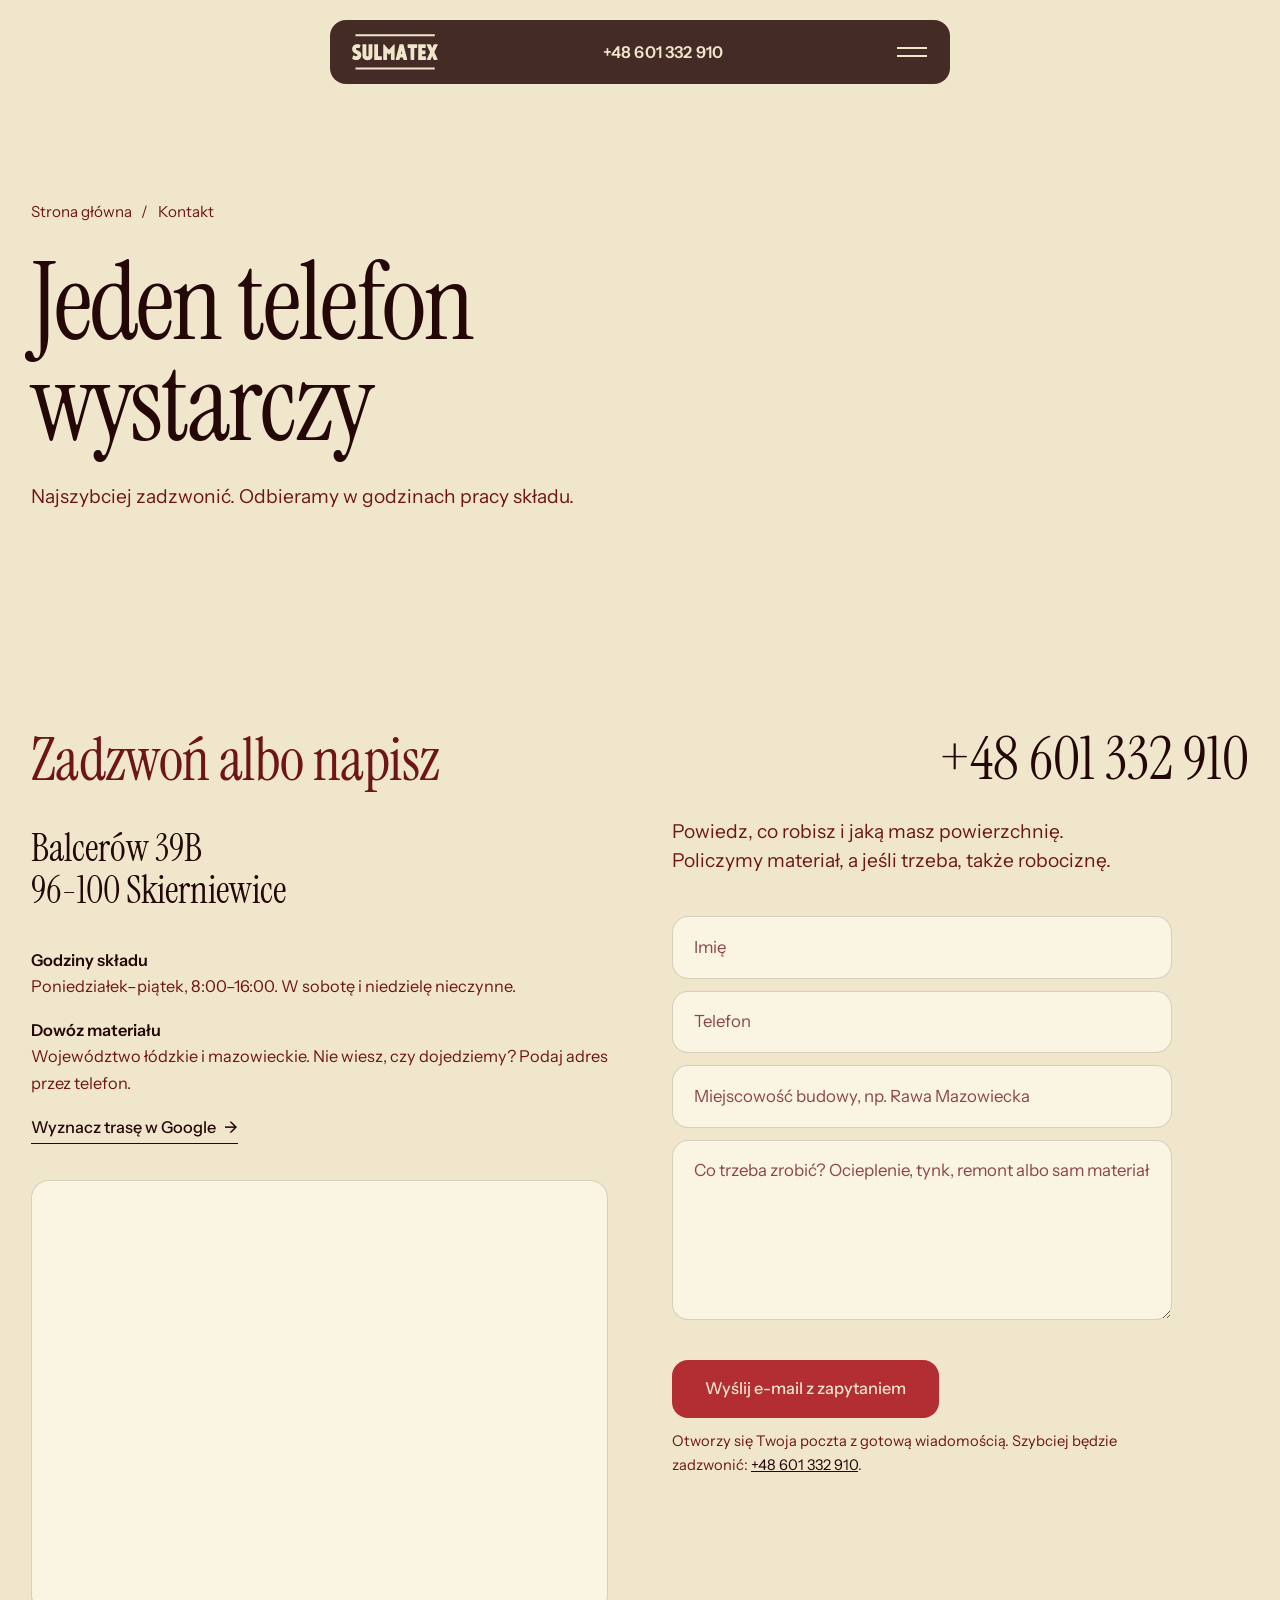
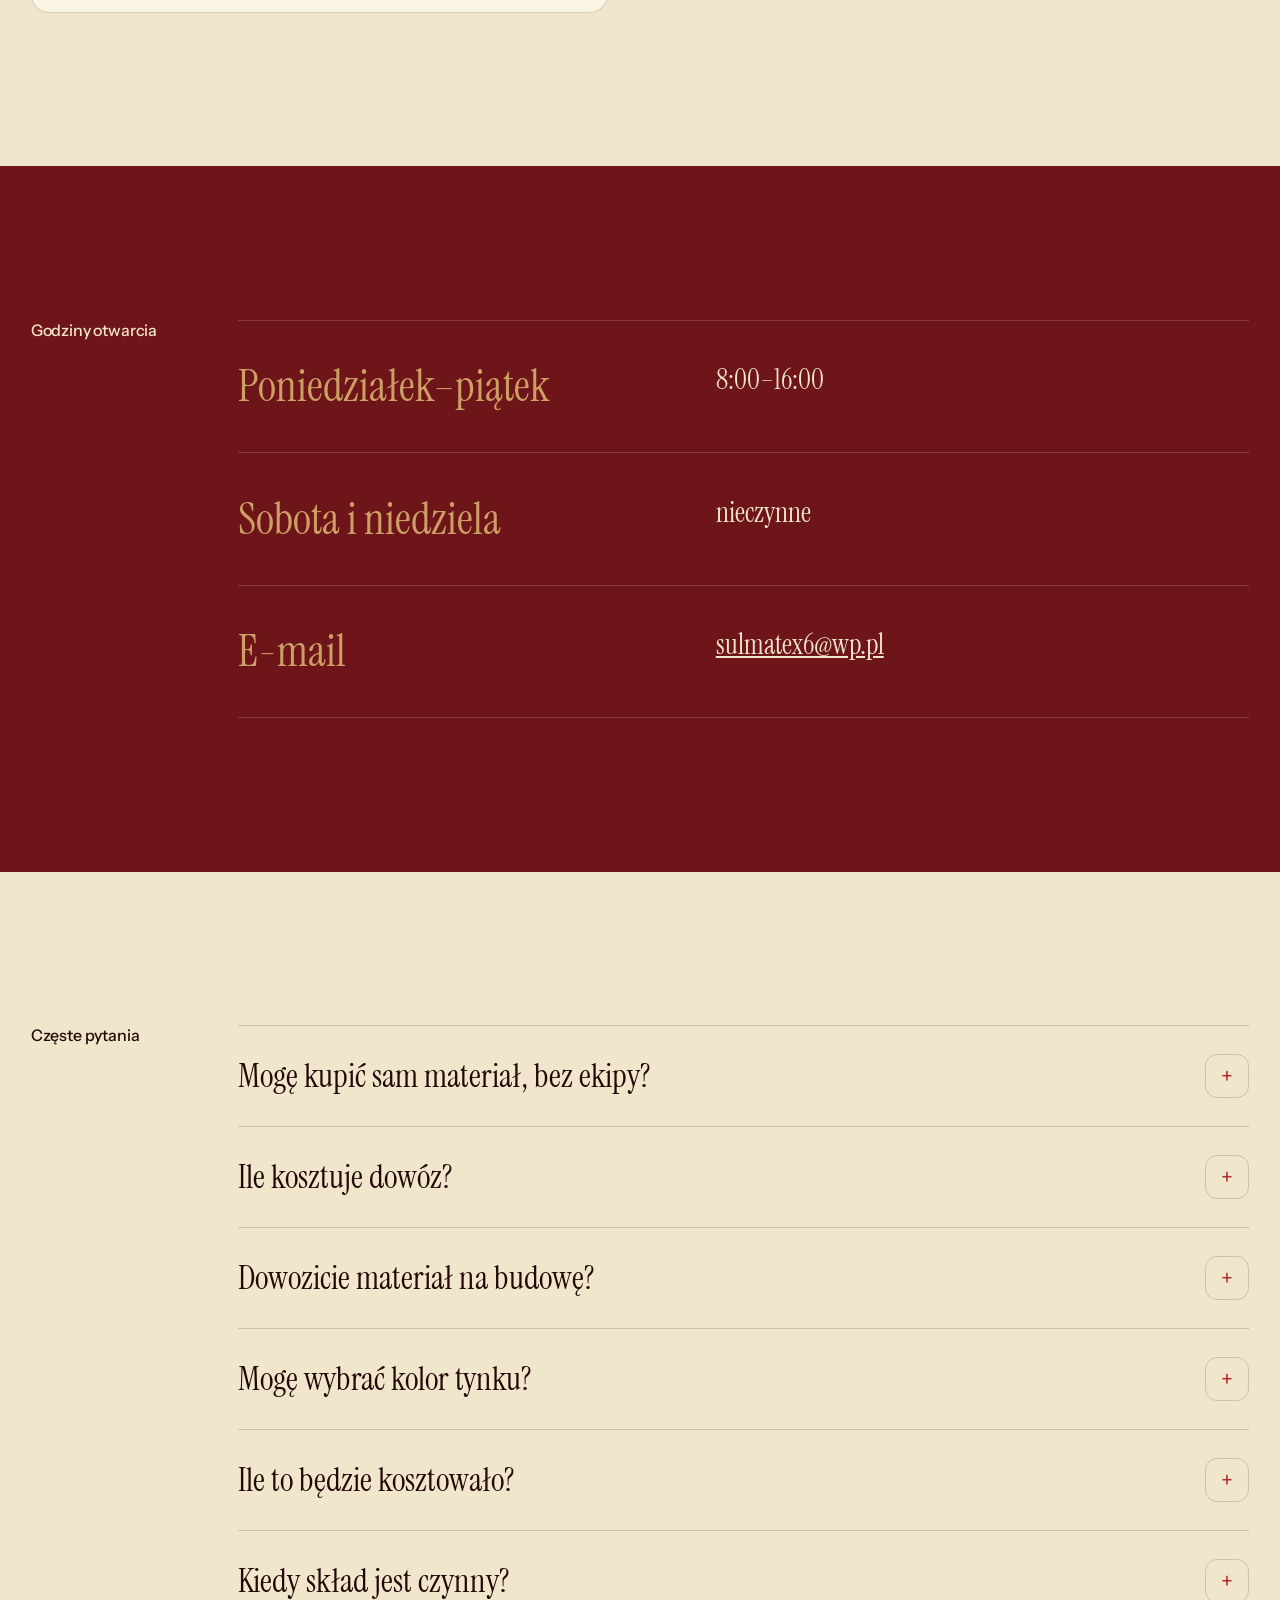
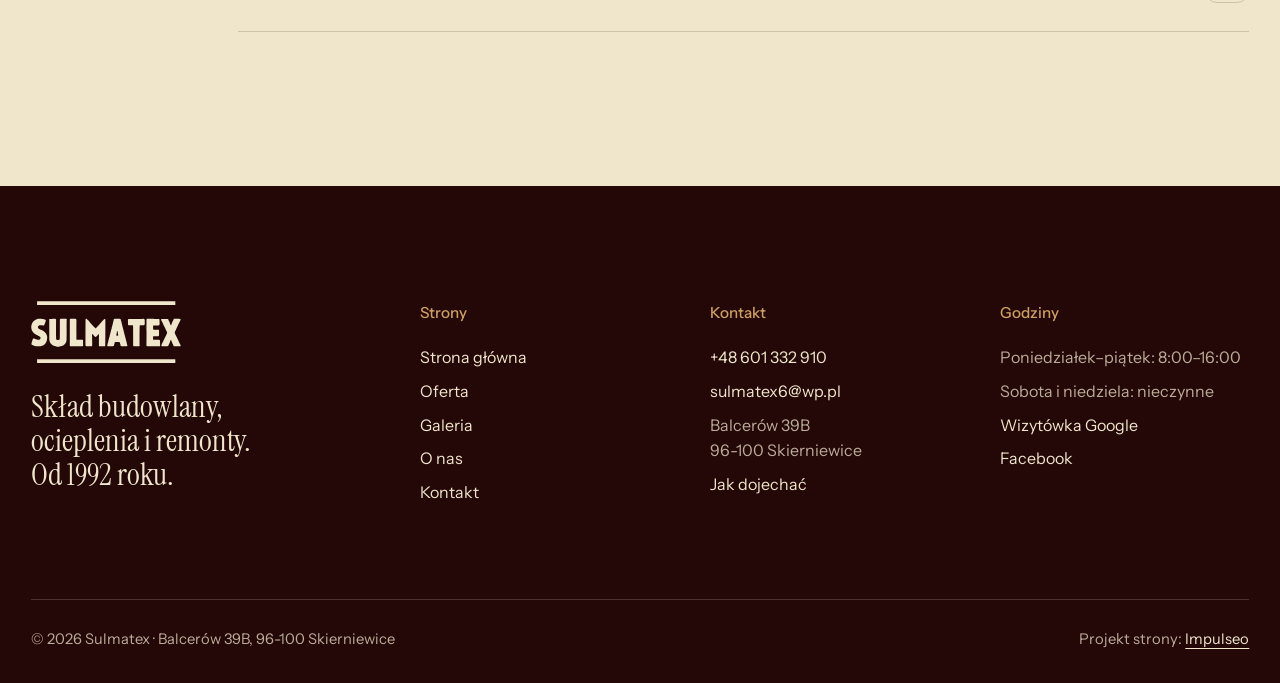
<file: kontakt.html>
<!DOCTYPE html>
<html lang="pl">
<head>
<meta charset="UTF-8">
<meta name="viewport" content="width=device-width, initial-scale=1.0">
<title>Kontakt - Sulmatex Skierniewice, tel. +48 601 332 910</title>
<meta name="description" content="Sulmatex, Balcerów 39B, 96-100 Skierniewice. Telefon: +48 601 332 910, e-mail: sulmatex6@wp.pl. Czynne od poniedziałku do piątku 8:00–16:00.">
<link rel="canonical" href="https://impulseo-pl.github.io/sulmatex/kontakt.html">
<meta name="robots" content="noindex, nofollow">
<meta name="theme-color" content="#240808">
<meta property="og:type" content="website">
<meta property="og:locale" content="pl_PL">
<meta property="og:site_name" content="Sulmatex">
<meta property="og:title" content="Kontakt - Sulmatex Skierniewice, tel. +48 601 332 910">
<meta property="og:description" content="Sulmatex, Balcerów 39B, 96-100 Skierniewice. Telefon: +48 601 332 910, e-mail: sulmatex6@wp.pl. Czynne od poniedziałku do piątku 8:00–16:00.">
<meta property="og:url" content="https://impulseo-pl.github.io/sulmatex/kontakt.html">
<meta property="og:image" content="https://impulseo-pl.github.io/sulmatex/img/og.jpg">
<meta property="og:image:width" content="1200">
<meta property="og:image:height" content="630">
<meta name="twitter:card" content="summary_large_image">
<script>document.documentElement.classList.add('js')</script>
<link rel="preconnect" href="https://fonts.googleapis.com">
<link rel="preconnect" href="https://fonts.gstatic.com" crossorigin>
<link href="https://fonts.googleapis.com/css2?family=Instrument+Sans:wght@400..600&family=Instrument+Serif&display=swap" rel="stylesheet">
<link rel="stylesheet" href="assets/styles.css?v=20261118b">
<script src="assets/lenis.min.js?v=1.1.20" defer></script>
<script src="assets/main.js?v=20261118b" defer></script>
</head>
<body>
<a class="skip" href="#tresc">Przejdź do treści</a>
<header class="pill">
  <a class="pill-logo" href="index.html" aria-label="Sulmatex - strona główna"><svg viewBox="400 420 34600 14374" aria-hidden="true" focusable="false"><path d="M1803 490H33688V1357H1803Z"/><path d="M2697 4537c-4 3 -141 5 -306 4c-337 -2 -449 10 -561 59c-36 15 -76 31 -90 35c-14 4 -47 19 -74 32c-27 14 -72 32 -100 40c-49 14 -164 75 -216 115c-14 10 -48 29 -76 43c-29 13 -61 37 -73 53c-11 17 -46 44 -77 62c-81 46 -298 269 -331 340c-14 30 -44 84 -68 120c-89 135 -162 305 -190 440c-74 358 -88 512 -65 710c6 47 15 121 20 165c4 44 18 108 29 143c12 35 21 87 21 121c0 51 6 71 51 157c65 124 139 244 190 309c21 27 51 74 65 104c36 77 197 244 282 294c37 21 83 53 102 71c51 47 130 100 186 125c27 12 63 35 79 51c17 15 95 62 175 102c80 41 162 86 182 100c20 14 72 40 116 57c44 18 91 45 106 60c16 16 71 45 137 72c96 38 123 54 201 122c50 43 98 82 108 87c10 6 33 35 51 66c30 54 31 59 26 138c-9 129 -38 198 -119 282c-120 124 -204 148 -473 138c-185 -7 -183 -6 -395 -99c-47 -20 -141 -50 -209 -66c-120 -28 -137 -35 -217 -91c-50 -35 -170 -55 -231 -39c-78 21 -139 113 -168 251c-9 44 -27 91 -44 117c-16 24 -32 63 -36 86c-3 23 -17 76 -30 117c-13 41 -31 102 -40 135c-9 32 -28 81 -41 108c-15 28 -29 79 -34 120c-4 40 -13 85 -20 102c-6 16 -18 70 -26 120c-31 188 30 306 179 343c24 6 58 22 77 36c132 93 216 126 323 126c60 0 110 18 120 44c9 23 56 43 127 56c36 6 88 18 115 26c128 36 895 49 1110 18c159 -23 303 -61 355 -94c25 -16 72 -36 105 -45c73 -21 179 -76 220 -115c17 -15 52 -41 78 -57c123 -76 374 -319 419 -406c10 -20 34 -49 53 -64c22 -18 41 -45 50 -74c9 -25 49 -111 89 -190c58 -114 76 -160 86 -219c6 -41 25 -127 41 -190c16 -63 36 -165 44 -225c8 -61 22 -156 31 -212c17 -107 15 -152 -10 -266c-9 -37 -23 -120 -31 -185c-18 -135 -83 -349 -117 -378c-11 -11 -30 -40 -42 -65c-12 -25 -35 -67 -52 -95c-17 -27 -52 -85 -77 -129c-62 -106 -252 -301 -337 -345c-14 -7 -54 -40 -90 -74c-36 -34 -85 -70 -110 -80c-98 -41 -152 -69 -202 -107c-29 -22 -76 -48 -105 -59c-69 -26 -230 -107 -238 -120c-7 -12 -92 -36 -156 -45c-34 -4 -74 -24 -145 -70c-67 -43 -116 -68 -151 -75c-35 -8 -61 -20 -77 -38c-93 -102 -166 -195 -177 -228c-18 -55 -15 -304 5 -343c32 -62 139 -157 226 -202l85 -44l255 0c256 0 394 12 604 52c97 18 131 12 190 -34c59 -46 145 -188 180 -299c14 -43 37 -117 52 -164c15 -47 34 -101 44 -120c9 -19 25 -64 34 -100c10 -36 31 -95 47 -132c42 -97 83 -310 68 -356c-26 -78 -107 -140 -212 -162c-64 -13 -281 -85 -372 -124c-47 -20 -77 -26 -140 -26c-44 0 -123 -7 -175 -15c-100 -15 -202 -19 -213 -8Z"/><path d="M5796 4537c-4 5 -242 8 -529 9c-489 0 -525 2 -577 20c-85 30 -120 101 -89 181c8 19 12 214 14 618c6 1300 8 1832 7 2315c0 278 1 775 2 1105l2 600l32 118c17 64 36 161 42 215c13 112 39 177 104 260c24 31 52 77 62 102c21 56 76 132 109 154c14 9 44 42 68 74c70 95 215 227 278 255c31 14 82 48 114 77c65 59 108 80 160 80c29 0 45 8 77 39c57 57 221 109 373 121c109 8 167 23 270 71c112 52 553 36 736 -27c78 -27 130 -38 211 -45c181 -15 289 -51 344 -116c28 -34 36 -37 101 -44c86 -9 120 -26 193 -93c30 -28 90 -78 134 -111c43 -32 102 -88 131 -124c29 -36 85 -98 124 -138c47 -48 81 -92 98 -130c15 -32 40 -79 56 -106c56 -91 121 -310 142 -477c4 -30 13 -78 20 -106c11 -42 14 -481 15 -2295c2 -2160 3 -2247 21 -2321c26 -107 25 -153 -7 -195c-61 -81 -93 -84 -749 -83c-713 1 -742 4 -803 89l-29 39l5 1519c4 1778 -8 3025 -32 3071c-23 45 -91 100 -138 112c-24 6 -75 20 -114 31c-94 26 -145 24 -301 -10c-147 -33 -179 -46 -217 -92c-57 -68 -56 -58 -66 -512c-13 -594 -14 -3809 -1 -3972c15 -189 -7 -228 -147 -266c-67 -19 -231 -26 -246 -12Z"/><path d="M9776 4522l-299 6l-40 29c-22 15 -50 41 -61 56l-21 28l-3 3058l-3 3057l22 28c51 65 101 78 354 88c279 12 2322 3 2450 -11c96 -10 188 -39 221 -70c20 -18 21 -27 17 -642c-4 -723 -2 -698 -48 -738c-58 -50 -65 -51 -760 -51c-357 0 -660 -3 -673 -6c-57 -16 -54 84 -59 -1758c-3 -949 -1 -1921 5 -2216c6 -320 6 -548 1 -584c-13 -82 -65 -211 -92 -228c-86 -55 -261 -63 -1011 -46Z"/><path d="M13105 4541c-58 16 -95 67 -116 155c-15 69 -14 6036 2 6065c6 12 49 39 95 61l85 41l167 8c92 5 343 7 557 4l390 -3l95 -36c152 -57 137 23 133 -712c-4 -698 -18 -1394 -33 -1669c-9 -170 -2 -343 15 -388c12 -29 42 -19 99 33c31 27 69 56 85 65c17 8 46 38 64 65c66 97 412 447 462 466c50 18 123 10 188 -21c63 -31 341 -319 416 -433c22 -32 50 -66 64 -75c13 -8 45 -34 71 -56c78 -67 108 -49 125 74c6 44 7 531 2 1320c-9 1431 -20 1280 95 1327c111 46 180 51 594 44c546 -9 689 -25 782 -89c28 -18 32 -6050 4 -6133c-29 -88 -98 -127 -177 -100c-56 20 -145 82 -177 124c-15 20 -57 67 -94 103c-38 37 -68 72 -68 79c0 7 -51 64 -114 129c-123 126 -330 366 -370 430c-14 22 -47 56 -73 76c-45 34 -66 57 -176 191c-27 33 -126 142 -220 243c-95 101 -181 200 -192 219c-11 20 -39 49 -62 66c-23 17 -59 54 -80 82c-51 68 -132 161 -223 254c-41 42 -95 100 -120 128c-52 59 -97 69 -156 33c-45 -28 -394 -378 -444 -446c-24 -33 -85 -101 -135 -150c-114 -113 -211 -223 -302 -345c-72 -96 -108 -134 -175 -184c-21 -15 -55 -53 -77 -84c-21 -31 -49 -66 -61 -77c-12 -11 -41 -47 -63 -80c-57 -83 -127 -165 -247 -286c-57 -57 -128 -136 -158 -174c-31 -39 -120 -134 -200 -213l-144 -142l-52 1c-28 0 -65 5 -81 10Z"/><path d="M19615 4557c-104 24 -155 90 -155 200c0 37 -6 101 -14 143c-8 41 -19 101 -25 133c-5 31 -23 94 -40 140c-16 45 -38 129 -50 187c-44 232 -81 388 -104 445c-14 33 -30 91 -36 130c-17 96 -59 260 -81 315c-10 25 -21 63 -25 85c-3 22 -15 71 -25 110c-11 38 -29 119 -40 180c-24 128 -80 332 -116 424c-14 35 -31 104 -39 155c-7 50 -23 120 -33 156c-11 36 -30 110 -42 165c-13 55 -33 124 -46 153c-13 29 -34 105 -48 170c-14 64 -36 169 -49 232c-14 64 -39 156 -56 205c-20 58 -35 124 -41 186c-5 53 -16 116 -25 140c-9 24 -27 75 -39 114c-13 38 -33 90 -44 115c-11 25 -28 85 -37 135c-42 225 -87 421 -105 462c-11 24 -31 95 -45 156c-14 62 -37 159 -51 217c-15 58 -33 136 -41 175c-9 38 -26 88 -39 110c-27 47 -39 96 -54 225c-7 52 -25 135 -40 185c-85 271 -84 277 69 326l96 31l384 10c540 15 748 4 852 -44c95 -45 98 -48 115 -169c14 -105 38 -192 99 -374c20 -58 36 -131 40 -175c9 -102 27 -148 80 -200l46 -45l472 0c518 0 499 -2 558 62c26 28 74 159 100 273c6 30 22 77 35 105c28 62 50 165 64 303c15 151 20 160 150 217l85 37l235 10c166 7 333 6 568 -2l334 -12l101 -34c56 -18 108 -41 115 -51c18 -24 9 -105 -22 -197c-30 -87 -89 -327 -122 -495c-23 -119 -50 -216 -100 -366c-12 -39 -27 -106 -33 -150c-10 -77 -41 -186 -76 -270c-10 -22 -26 -94 -36 -160c-11 -66 -27 -142 -35 -169c-9 -27 -26 -87 -39 -135c-23 -92 -56 -206 -110 -391c-19 -63 -37 -144 -41 -180c-3 -36 -17 -90 -30 -120c-14 -31 -43 -141 -64 -245c-67 -318 -80 -376 -95 -404c-7 -15 -23 -65 -35 -112c-12 -46 -34 -125 -50 -176c-17 -54 -33 -133 -39 -189c-7 -84 -12 -101 -41 -142c-27 -39 -35 -64 -51 -165c-26 -159 -95 -434 -120 -474c-11 -18 -28 -79 -38 -140c-26 -150 -96 -439 -120 -493c-10 -25 -31 -119 -45 -210c-30 -191 -65 -328 -102 -402c-17 -33 -31 -87 -41 -152c-15 -103 -62 -226 -96 -254c-8 -7 -58 -20 -109 -27c-133 -20 -1235 -18 -1323 2Zm729 2780c19 38 34 118 46 238c14 147 79 494 126 665c21 80 15 113 -33 156c-92 84 -338 64 -381 -32c-21 -45 -1 -221 44 -396c8 -31 23 -141 35 -245c21 -198 47 -298 94 -373c30 -47 49 -50 69 -13Z"/><path d="M26080 4547c-52 2 -789 4 -1637 5c-1540 3 -1542 3 -1569 24c-104 77 -110 123 -106 759c3 519 5 535 69 597c89 85 71 82 580 88l451 5l26 24c65 62 60 -149 66 2402c5 2243 6 2307 24 2328c10 11 55 35 99 52c114 44 242 51 773 45c473 -5 475 -5 569 -60c64 -38 72 -61 50 -133c-35 -112 -31 -4430 4 -4543c6 -20 27 -51 46 -70c44 -43 109 -48 583 -49c346 -1 349 -2 421 -67c49 -43 113 -170 113 -224c0 -19 -3 -175 -7 -345c-4 -180 -3 -359 3 -426c18 -219 -40 -360 -165 -403c-46 -16 -112 -17 -393 -9Z"/><path d="M27480 4539c-328 7 -340 10 -398 75c-17 20 -32 40 -32 44c0 4 0 1350 -1 2992c0 1718 -4 3008 -9 3040c-8 43 -6 59 6 78c21 32 126 80 205 94c91 16 2638 17 2726 1c76 -14 169 -57 185 -86c9 -17 11 -162 9 -601c-4 -746 -2 -738 -160 -786c-61 -19 -86 -20 -645 -15c-716 6 -754 3 -794 -79c-15 -29 -19 -494 -6 -616c14 -137 -16 -131 592 -131c537 1 571 -2 683 -60c77 -39 106 -122 101 -294c-1 -17 -4 -257 -6 -535c-3 -278 -6 -508 -6 -512c0 -19 -70 -84 -110 -102c-43 -20 -58 -20 -350 -16c-168 3 -413 5 -545 5c-383 -1 -360 31 -360 -502c0 -446 -2 -435 85 -460c71 -21 492 -27 846 -13l321 12l68 -36c37 -20 73 -36 80 -36c66 0 137 -288 103 -420c-7 -26 -12 -147 -14 -290c-5 -588 -6 -599 -37 -653c-54 -91 -13 -87 -1097 -92c-470 -2 -920 -5 -1000 -8c-80 -2 -278 -1 -440 2Z"/><path d="M33541 4542c-142 11 -178 22 -228 72c-35 35 -43 51 -49 95c-4 29 -17 67 -29 86c-13 18 -30 57 -39 87c-8 30 -27 64 -40 77c-14 13 -32 45 -41 70c-8 25 -24 59 -36 76c-67 98 -149 300 -244 600c-73 230 -75 234 -120 281c-49 52 -57 53 -94 16c-21 -21 -30 -43 -40 -102c-11 -70 -51 -173 -121 -315c-17 -33 -37 -94 -45 -135c-9 -43 -28 -95 -44 -122c-16 -25 -32 -57 -36 -70c-13 -45 -108 -243 -131 -273c-23 -32 -80 -171 -107 -266c-20 -67 -65 -132 -109 -156c-30 -16 -87 -17 -733 -18c-782 0 -756 -2 -830 69c-57 54 -58 81 -6 167c22 36 44 85 51 109c6 25 24 65 39 90c14 25 32 57 38 72c7 14 27 46 46 71c19 25 38 62 42 84c7 40 84 209 116 254c10 14 26 48 37 76c11 28 30 66 44 84c14 19 33 58 43 88c10 30 26 69 36 86c10 17 27 56 38 86c22 65 74 169 111 224c15 22 37 71 50 110c35 106 54 145 99 205c22 30 48 75 57 100c9 25 23 64 31 87c8 24 37 77 65 119c39 60 53 93 64 151c15 78 19 88 89 198c25 38 54 90 65 115c11 25 30 63 42 85c93 174 115 220 140 304c41 136 45 180 20 238c-11 27 -23 64 -27 83c-7 38 -70 167 -115 240c-16 25 -36 76 -44 114c-9 37 -26 81 -37 97c-45 63 -172 318 -188 376c-6 21 -27 58 -46 82c-19 24 -40 62 -46 85c-20 79 -30 103 -55 137c-38 51 -100 178 -119 245c-22 74 -39 108 -80 159c-33 41 -75 116 -75 135c0 15 -88 218 -112 260c-11 19 -33 66 -47 105c-15 38 -49 101 -75 140c-31 46 -55 99 -72 155c-27 91 -31 101 -117 256c-65 116 -98 227 -79 268c6 14 42 43 83 67c99 57 143 60 807 57l538 -3l40 -26c21 -14 61 -35 87 -47c46 -20 49 -25 97 -127c27 -58 56 -129 65 -158c8 -28 27 -69 41 -90c14 -21 31 -55 39 -75c7 -21 28 -60 48 -89c19 -29 37 -70 41 -95c4 -24 15 -58 26 -76c31 -51 106 -260 124 -344c8 -43 26 -99 40 -126c13 -26 28 -66 32 -88c13 -76 63 -134 114 -134c59 0 111 73 125 175c9 68 78 277 109 329c14 24 34 74 45 112c25 92 74 205 109 257c28 40 122 237 122 255c0 4 16 32 35 62c29 46 35 64 35 111c0 69 20 99 93 136c51 26 57 27 327 36c500 15 1019 -4 1141 -42c98 -31 123 -54 115 -105c-13 -96 -28 -144 -60 -191c-19 -28 -60 -106 -91 -175c-32 -69 -70 -143 -85 -165c-15 -22 -39 -76 -54 -120c-25 -77 -59 -142 -111 -214c-14 -19 -34 -65 -45 -102c-24 -78 -90 -227 -121 -270c-11 -16 -33 -66 -48 -111c-38 -111 -67 -171 -97 -199c-13 -13 -32 -48 -41 -79c-17 -60 -81 -185 -120 -237c-14 -18 -34 -67 -45 -110c-21 -85 -52 -145 -103 -202c-41 -46 -50 -64 -64 -130c-15 -70 -65 -185 -107 -241c-18 -25 -44 -77 -58 -115c-15 -37 -30 -73 -35 -79c-4 -6 -27 -59 -50 -118c-59 -153 -57 -265 8 -345c18 -22 52 -91 77 -154c24 -63 55 -130 68 -150c55 -83 97 -181 105 -246c7 -57 12 -69 44 -98c45 -41 93 -137 110 -218c16 -72 20 -80 97 -198c41 -63 59 -101 64 -136c4 -27 24 -76 45 -113c62 -105 107 -201 120 -255c7 -28 25 -68 40 -90c46 -66 99 -177 111 -232c7 -30 24 -68 42 -90c34 -43 79 -135 114 -236c12 -37 38 -86 57 -110c40 -49 67 -101 91 -173c9 -29 35 -82 58 -120c48 -79 88 -174 88 -207c0 -13 -14 -44 -30 -69c-41 -61 -87 -80 -210 -84c-210 -8 -1052 -9 -1149 -2Z"/><path d="M1803 13857H33688V14724H1803Z"/></svg></a>
  <a class="pill-phone" href="tel:+48601332910">+48 601 332 910</a>
  <button class="burger" type="button" aria-expanded="false" aria-controls="menu" aria-label="Otwórz menu"><i></i><i></i></button>
</header>
<div class="menu" id="menu" aria-hidden="true">
  <div class="menu-grid">
    <nav class="menu-links" aria-label="Menu główne">
      <a href="index.html">Strona główna</a>
      <a href="oferta.html">Oferta</a>
      <a href="realizacje.html">Galeria</a>
      <a href="o-nas.html">O nas</a>
      <a href="kontakt.html" aria-current="page">Kontakt</a>
    </nav>
    <div class="menu-side">
      <div><b>Telefon</b><a href="tel:+48601332910">+48 601 332 910</a></div>
      <div><b>Skład</b>Balcerów 39B, 96-100 Skierniewice</div>
      <div><b>Godziny</b>Poniedziałek–piątek, 8:00–16:00</div>
    </div>
  </div>
</div>
<main id="tresc">
<section class="phead bone">
  <div class="wrap">
    <nav class="crumbs" aria-label="Okruszki"><a href="index.html">Strona główna</a><span aria-hidden="true">/</span><span aria-current="page">Kontakt</span></nav>
    <h1>Jeden telefon wystarczy</h1>
    <p class="lead">Najszybciej zadzwonić. Odbieramy w&nbsp;godzinach pracy składu.</p>
  </div>
</section>
<section class="sec bone" id="kontakt">
  <div class="wrap contact">
    <div class="up">
      <h2>Zadzwoń albo napisz</h2>
      <p class="big-addr">Balcerów 39B<br>96-100 Skierniewice</p>
      <div class="contact-meta">
        <p><b>Godziny składu</b>Poniedziałek–piątek, 8:00–16:00. W&nbsp;sobotę i&nbsp;niedzielę nieczynne.</p>
        <p><b>Dowóz materiału</b>Województwo łódzkie i&nbsp;mazowieckie. Nie wiesz, czy dojedziemy? Podaj adres przez telefon.</p>
        <p><a class="link" href="https://maps.google.com/?cid=3609428095485784670" target="_blank" rel="noopener">Wyznacz trasę w&nbsp;Google <span aria-hidden="true">→</span></a></p>
      </div>
      <div class="map"><iframe src="https://maps.google.com/maps?q=Sulmatex%2C%20Balcer%C3%B3w%2039B%2C%2096-100%20Skierniewice&z=14&output=embed" title="Mapa dojazdu do Sulmatex, Balcerów 39B" loading="lazy" referrerpolicy="no-referrer-when-downgrade"></iframe></div>
    </div>
    <div class="contact-right up" id="formularz">
      <a class="big-phone" href="tel:+48601332910">+48 601 332 910</a>
      <p class="lead">Powiedz, co robisz i&nbsp;jaką masz powierzchnię. Policzymy materiał, a&nbsp;jeśli trzeba, także robociznę.</p>
      <form class="form" action="mailto:sulmatex6@wp.pl" method="post" enctype="text/plain">
        <label><span class="sr">Imię</span><input name="imie" type="text" placeholder="Imię" autocomplete="name" required></label>
        <label><span class="sr">Telefon</span><input name="telefon" type="tel" placeholder="Telefon" autocomplete="tel" required></label>
        <label><span class="sr">Miejscowość budowy</span><input name="miejscowosc" type="text" placeholder="Miejscowość budowy, np. Rawa Mazowiecka" autocomplete="address-level2"></label>
        <label><span class="sr">Co trzeba zrobić</span><textarea name="wiadomosc" placeholder="Co trzeba zrobić? Ocieplenie, tynk, remont albo sam materiał"></textarea></label>
        <button class="btn btn-main" type="submit">Wyślij e-mail z&nbsp;zapytaniem</button>
        <p class="form-note">Otworzy się Twoja poczta z&nbsp;gotową wiadomością. Szybciej będzie zadzwonić: <a href="tel:+48601332910">+48 601 332 910</a>.</p>
      </form>
    </div>
  </div>
</section>
<section class="sec bordeaux dark">
  <div class="wrap rows">
    <h2 class="label">Godziny otwarcia</h2>
    <dl class="rows-list" style="margin:0"><div><dt>Poniedziałek–piątek</dt><dd>8:00–16:00</dd></div><div><dt>Sobota i&nbsp;niedziela</dt><dd>nieczynne</dd></div><div><dt>E-mail</dt><dd><a href="mailto:sulmatex6@wp.pl" style="color:inherit">sulmatex6@wp.pl</a></dd></div></dl>
  </div>
</section>
<section class="sec bone">
  <div class="wrap faq">
    <h2 class="label">Częste pytania</h2>
    <div>
      <details><summary>Mogę kupić sam materiał, bez ekipy?</summary><p>Tak. Możesz kupić sam materiał albo zlecić całą pracę.</p></details>
      <details><summary>Ile kosztuje dowóz?</summary><p>Zależy od adresu i&nbsp;ilości towaru. Podaj je przez telefon, a&nbsp;powiemy przed zamówieniem.</p></details>
      <details><summary>Dowozicie materiał na budowę?</summary><p>Tak. Zamówienia dowozimy na terenie województwa łódzkiego i&nbsp;mazowieckiego. Masz własną ekipę? Skompletujemy dla niej całe zamówienie.</p></details>
      <details><summary>Mogę wybrać kolor tynku?</summary><p>Tak. Tynk silikonowy, akrylowy albo mozaikowy dostajesz w&nbsp;kolorze, który wybierasz. Farby też.</p></details>
      <details><summary>Ile to będzie kosztowało?</summary><p>Powiedz przez telefon, co robisz i&nbsp;jaką masz powierzchnię. Policzymy materiał, a&nbsp;gdy robota jest po naszej stronie, także robociznę. Cenę znasz przed startem.</p></details>
      <details><summary>Kiedy skład jest czynny?</summary><p>Od poniedziałku do piątku, 8:00–16:00.</p></details>
    </div>
  </div>
</section>
</main>
<footer class="foot dark">
  <div class="wrap">
    <div class="foot-top">
      <div>
        <a class="foot-logo" href="index.html" aria-label="Sulmatex - strona główna"><svg viewBox="400 420 34600 14374" aria-hidden="true" focusable="false"><path d="M1803 490H33688V1357H1803Z"/><path d="M2697 4537c-4 3 -141 5 -306 4c-337 -2 -449 10 -561 59c-36 15 -76 31 -90 35c-14 4 -47 19 -74 32c-27 14 -72 32 -100 40c-49 14 -164 75 -216 115c-14 10 -48 29 -76 43c-29 13 -61 37 -73 53c-11 17 -46 44 -77 62c-81 46 -298 269 -331 340c-14 30 -44 84 -68 120c-89 135 -162 305 -190 440c-74 358 -88 512 -65 710c6 47 15 121 20 165c4 44 18 108 29 143c12 35 21 87 21 121c0 51 6 71 51 157c65 124 139 244 190 309c21 27 51 74 65 104c36 77 197 244 282 294c37 21 83 53 102 71c51 47 130 100 186 125c27 12 63 35 79 51c17 15 95 62 175 102c80 41 162 86 182 100c20 14 72 40 116 57c44 18 91 45 106 60c16 16 71 45 137 72c96 38 123 54 201 122c50 43 98 82 108 87c10 6 33 35 51 66c30 54 31 59 26 138c-9 129 -38 198 -119 282c-120 124 -204 148 -473 138c-185 -7 -183 -6 -395 -99c-47 -20 -141 -50 -209 -66c-120 -28 -137 -35 -217 -91c-50 -35 -170 -55 -231 -39c-78 21 -139 113 -168 251c-9 44 -27 91 -44 117c-16 24 -32 63 -36 86c-3 23 -17 76 -30 117c-13 41 -31 102 -40 135c-9 32 -28 81 -41 108c-15 28 -29 79 -34 120c-4 40 -13 85 -20 102c-6 16 -18 70 -26 120c-31 188 30 306 179 343c24 6 58 22 77 36c132 93 216 126 323 126c60 0 110 18 120 44c9 23 56 43 127 56c36 6 88 18 115 26c128 36 895 49 1110 18c159 -23 303 -61 355 -94c25 -16 72 -36 105 -45c73 -21 179 -76 220 -115c17 -15 52 -41 78 -57c123 -76 374 -319 419 -406c10 -20 34 -49 53 -64c22 -18 41 -45 50 -74c9 -25 49 -111 89 -190c58 -114 76 -160 86 -219c6 -41 25 -127 41 -190c16 -63 36 -165 44 -225c8 -61 22 -156 31 -212c17 -107 15 -152 -10 -266c-9 -37 -23 -120 -31 -185c-18 -135 -83 -349 -117 -378c-11 -11 -30 -40 -42 -65c-12 -25 -35 -67 -52 -95c-17 -27 -52 -85 -77 -129c-62 -106 -252 -301 -337 -345c-14 -7 -54 -40 -90 -74c-36 -34 -85 -70 -110 -80c-98 -41 -152 -69 -202 -107c-29 -22 -76 -48 -105 -59c-69 -26 -230 -107 -238 -120c-7 -12 -92 -36 -156 -45c-34 -4 -74 -24 -145 -70c-67 -43 -116 -68 -151 -75c-35 -8 -61 -20 -77 -38c-93 -102 -166 -195 -177 -228c-18 -55 -15 -304 5 -343c32 -62 139 -157 226 -202l85 -44l255 0c256 0 394 12 604 52c97 18 131 12 190 -34c59 -46 145 -188 180 -299c14 -43 37 -117 52 -164c15 -47 34 -101 44 -120c9 -19 25 -64 34 -100c10 -36 31 -95 47 -132c42 -97 83 -310 68 -356c-26 -78 -107 -140 -212 -162c-64 -13 -281 -85 -372 -124c-47 -20 -77 -26 -140 -26c-44 0 -123 -7 -175 -15c-100 -15 -202 -19 -213 -8Z"/><path d="M5796 4537c-4 5 -242 8 -529 9c-489 0 -525 2 -577 20c-85 30 -120 101 -89 181c8 19 12 214 14 618c6 1300 8 1832 7 2315c0 278 1 775 2 1105l2 600l32 118c17 64 36 161 42 215c13 112 39 177 104 260c24 31 52 77 62 102c21 56 76 132 109 154c14 9 44 42 68 74c70 95 215 227 278 255c31 14 82 48 114 77c65 59 108 80 160 80c29 0 45 8 77 39c57 57 221 109 373 121c109 8 167 23 270 71c112 52 553 36 736 -27c78 -27 130 -38 211 -45c181 -15 289 -51 344 -116c28 -34 36 -37 101 -44c86 -9 120 -26 193 -93c30 -28 90 -78 134 -111c43 -32 102 -88 131 -124c29 -36 85 -98 124 -138c47 -48 81 -92 98 -130c15 -32 40 -79 56 -106c56 -91 121 -310 142 -477c4 -30 13 -78 20 -106c11 -42 14 -481 15 -2295c2 -2160 3 -2247 21 -2321c26 -107 25 -153 -7 -195c-61 -81 -93 -84 -749 -83c-713 1 -742 4 -803 89l-29 39l5 1519c4 1778 -8 3025 -32 3071c-23 45 -91 100 -138 112c-24 6 -75 20 -114 31c-94 26 -145 24 -301 -10c-147 -33 -179 -46 -217 -92c-57 -68 -56 -58 -66 -512c-13 -594 -14 -3809 -1 -3972c15 -189 -7 -228 -147 -266c-67 -19 -231 -26 -246 -12Z"/><path d="M9776 4522l-299 6l-40 29c-22 15 -50 41 -61 56l-21 28l-3 3058l-3 3057l22 28c51 65 101 78 354 88c279 12 2322 3 2450 -11c96 -10 188 -39 221 -70c20 -18 21 -27 17 -642c-4 -723 -2 -698 -48 -738c-58 -50 -65 -51 -760 -51c-357 0 -660 -3 -673 -6c-57 -16 -54 84 -59 -1758c-3 -949 -1 -1921 5 -2216c6 -320 6 -548 1 -584c-13 -82 -65 -211 -92 -228c-86 -55 -261 -63 -1011 -46Z"/><path d="M13105 4541c-58 16 -95 67 -116 155c-15 69 -14 6036 2 6065c6 12 49 39 95 61l85 41l167 8c92 5 343 7 557 4l390 -3l95 -36c152 -57 137 23 133 -712c-4 -698 -18 -1394 -33 -1669c-9 -170 -2 -343 15 -388c12 -29 42 -19 99 33c31 27 69 56 85 65c17 8 46 38 64 65c66 97 412 447 462 466c50 18 123 10 188 -21c63 -31 341 -319 416 -433c22 -32 50 -66 64 -75c13 -8 45 -34 71 -56c78 -67 108 -49 125 74c6 44 7 531 2 1320c-9 1431 -20 1280 95 1327c111 46 180 51 594 44c546 -9 689 -25 782 -89c28 -18 32 -6050 4 -6133c-29 -88 -98 -127 -177 -100c-56 20 -145 82 -177 124c-15 20 -57 67 -94 103c-38 37 -68 72 -68 79c0 7 -51 64 -114 129c-123 126 -330 366 -370 430c-14 22 -47 56 -73 76c-45 34 -66 57 -176 191c-27 33 -126 142 -220 243c-95 101 -181 200 -192 219c-11 20 -39 49 -62 66c-23 17 -59 54 -80 82c-51 68 -132 161 -223 254c-41 42 -95 100 -120 128c-52 59 -97 69 -156 33c-45 -28 -394 -378 -444 -446c-24 -33 -85 -101 -135 -150c-114 -113 -211 -223 -302 -345c-72 -96 -108 -134 -175 -184c-21 -15 -55 -53 -77 -84c-21 -31 -49 -66 -61 -77c-12 -11 -41 -47 -63 -80c-57 -83 -127 -165 -247 -286c-57 -57 -128 -136 -158 -174c-31 -39 -120 -134 -200 -213l-144 -142l-52 1c-28 0 -65 5 -81 10Z"/><path d="M19615 4557c-104 24 -155 90 -155 200c0 37 -6 101 -14 143c-8 41 -19 101 -25 133c-5 31 -23 94 -40 140c-16 45 -38 129 -50 187c-44 232 -81 388 -104 445c-14 33 -30 91 -36 130c-17 96 -59 260 -81 315c-10 25 -21 63 -25 85c-3 22 -15 71 -25 110c-11 38 -29 119 -40 180c-24 128 -80 332 -116 424c-14 35 -31 104 -39 155c-7 50 -23 120 -33 156c-11 36 -30 110 -42 165c-13 55 -33 124 -46 153c-13 29 -34 105 -48 170c-14 64 -36 169 -49 232c-14 64 -39 156 -56 205c-20 58 -35 124 -41 186c-5 53 -16 116 -25 140c-9 24 -27 75 -39 114c-13 38 -33 90 -44 115c-11 25 -28 85 -37 135c-42 225 -87 421 -105 462c-11 24 -31 95 -45 156c-14 62 -37 159 -51 217c-15 58 -33 136 -41 175c-9 38 -26 88 -39 110c-27 47 -39 96 -54 225c-7 52 -25 135 -40 185c-85 271 -84 277 69 326l96 31l384 10c540 15 748 4 852 -44c95 -45 98 -48 115 -169c14 -105 38 -192 99 -374c20 -58 36 -131 40 -175c9 -102 27 -148 80 -200l46 -45l472 0c518 0 499 -2 558 62c26 28 74 159 100 273c6 30 22 77 35 105c28 62 50 165 64 303c15 151 20 160 150 217l85 37l235 10c166 7 333 6 568 -2l334 -12l101 -34c56 -18 108 -41 115 -51c18 -24 9 -105 -22 -197c-30 -87 -89 -327 -122 -495c-23 -119 -50 -216 -100 -366c-12 -39 -27 -106 -33 -150c-10 -77 -41 -186 -76 -270c-10 -22 -26 -94 -36 -160c-11 -66 -27 -142 -35 -169c-9 -27 -26 -87 -39 -135c-23 -92 -56 -206 -110 -391c-19 -63 -37 -144 -41 -180c-3 -36 -17 -90 -30 -120c-14 -31 -43 -141 -64 -245c-67 -318 -80 -376 -95 -404c-7 -15 -23 -65 -35 -112c-12 -46 -34 -125 -50 -176c-17 -54 -33 -133 -39 -189c-7 -84 -12 -101 -41 -142c-27 -39 -35 -64 -51 -165c-26 -159 -95 -434 -120 -474c-11 -18 -28 -79 -38 -140c-26 -150 -96 -439 -120 -493c-10 -25 -31 -119 -45 -210c-30 -191 -65 -328 -102 -402c-17 -33 -31 -87 -41 -152c-15 -103 -62 -226 -96 -254c-8 -7 -58 -20 -109 -27c-133 -20 -1235 -18 -1323 2Zm729 2780c19 38 34 118 46 238c14 147 79 494 126 665c21 80 15 113 -33 156c-92 84 -338 64 -381 -32c-21 -45 -1 -221 44 -396c8 -31 23 -141 35 -245c21 -198 47 -298 94 -373c30 -47 49 -50 69 -13Z"/><path d="M26080 4547c-52 2 -789 4 -1637 5c-1540 3 -1542 3 -1569 24c-104 77 -110 123 -106 759c3 519 5 535 69 597c89 85 71 82 580 88l451 5l26 24c65 62 60 -149 66 2402c5 2243 6 2307 24 2328c10 11 55 35 99 52c114 44 242 51 773 45c473 -5 475 -5 569 -60c64 -38 72 -61 50 -133c-35 -112 -31 -4430 4 -4543c6 -20 27 -51 46 -70c44 -43 109 -48 583 -49c346 -1 349 -2 421 -67c49 -43 113 -170 113 -224c0 -19 -3 -175 -7 -345c-4 -180 -3 -359 3 -426c18 -219 -40 -360 -165 -403c-46 -16 -112 -17 -393 -9Z"/><path d="M27480 4539c-328 7 -340 10 -398 75c-17 20 -32 40 -32 44c0 4 0 1350 -1 2992c0 1718 -4 3008 -9 3040c-8 43 -6 59 6 78c21 32 126 80 205 94c91 16 2638 17 2726 1c76 -14 169 -57 185 -86c9 -17 11 -162 9 -601c-4 -746 -2 -738 -160 -786c-61 -19 -86 -20 -645 -15c-716 6 -754 3 -794 -79c-15 -29 -19 -494 -6 -616c14 -137 -16 -131 592 -131c537 1 571 -2 683 -60c77 -39 106 -122 101 -294c-1 -17 -4 -257 -6 -535c-3 -278 -6 -508 -6 -512c0 -19 -70 -84 -110 -102c-43 -20 -58 -20 -350 -16c-168 3 -413 5 -545 5c-383 -1 -360 31 -360 -502c0 -446 -2 -435 85 -460c71 -21 492 -27 846 -13l321 12l68 -36c37 -20 73 -36 80 -36c66 0 137 -288 103 -420c-7 -26 -12 -147 -14 -290c-5 -588 -6 -599 -37 -653c-54 -91 -13 -87 -1097 -92c-470 -2 -920 -5 -1000 -8c-80 -2 -278 -1 -440 2Z"/><path d="M33541 4542c-142 11 -178 22 -228 72c-35 35 -43 51 -49 95c-4 29 -17 67 -29 86c-13 18 -30 57 -39 87c-8 30 -27 64 -40 77c-14 13 -32 45 -41 70c-8 25 -24 59 -36 76c-67 98 -149 300 -244 600c-73 230 -75 234 -120 281c-49 52 -57 53 -94 16c-21 -21 -30 -43 -40 -102c-11 -70 -51 -173 -121 -315c-17 -33 -37 -94 -45 -135c-9 -43 -28 -95 -44 -122c-16 -25 -32 -57 -36 -70c-13 -45 -108 -243 -131 -273c-23 -32 -80 -171 -107 -266c-20 -67 -65 -132 -109 -156c-30 -16 -87 -17 -733 -18c-782 0 -756 -2 -830 69c-57 54 -58 81 -6 167c22 36 44 85 51 109c6 25 24 65 39 90c14 25 32 57 38 72c7 14 27 46 46 71c19 25 38 62 42 84c7 40 84 209 116 254c10 14 26 48 37 76c11 28 30 66 44 84c14 19 33 58 43 88c10 30 26 69 36 86c10 17 27 56 38 86c22 65 74 169 111 224c15 22 37 71 50 110c35 106 54 145 99 205c22 30 48 75 57 100c9 25 23 64 31 87c8 24 37 77 65 119c39 60 53 93 64 151c15 78 19 88 89 198c25 38 54 90 65 115c11 25 30 63 42 85c93 174 115 220 140 304c41 136 45 180 20 238c-11 27 -23 64 -27 83c-7 38 -70 167 -115 240c-16 25 -36 76 -44 114c-9 37 -26 81 -37 97c-45 63 -172 318 -188 376c-6 21 -27 58 -46 82c-19 24 -40 62 -46 85c-20 79 -30 103 -55 137c-38 51 -100 178 -119 245c-22 74 -39 108 -80 159c-33 41 -75 116 -75 135c0 15 -88 218 -112 260c-11 19 -33 66 -47 105c-15 38 -49 101 -75 140c-31 46 -55 99 -72 155c-27 91 -31 101 -117 256c-65 116 -98 227 -79 268c6 14 42 43 83 67c99 57 143 60 807 57l538 -3l40 -26c21 -14 61 -35 87 -47c46 -20 49 -25 97 -127c27 -58 56 -129 65 -158c8 -28 27 -69 41 -90c14 -21 31 -55 39 -75c7 -21 28 -60 48 -89c19 -29 37 -70 41 -95c4 -24 15 -58 26 -76c31 -51 106 -260 124 -344c8 -43 26 -99 40 -126c13 -26 28 -66 32 -88c13 -76 63 -134 114 -134c59 0 111 73 125 175c9 68 78 277 109 329c14 24 34 74 45 112c25 92 74 205 109 257c28 40 122 237 122 255c0 4 16 32 35 62c29 46 35 64 35 111c0 69 20 99 93 136c51 26 57 27 327 36c500 15 1019 -4 1141 -42c98 -31 123 -54 115 -105c-13 -96 -28 -144 -60 -191c-19 -28 -60 -106 -91 -175c-32 -69 -70 -143 -85 -165c-15 -22 -39 -76 -54 -120c-25 -77 -59 -142 -111 -214c-14 -19 -34 -65 -45 -102c-24 -78 -90 -227 -121 -270c-11 -16 -33 -66 -48 -111c-38 -111 -67 -171 -97 -199c-13 -13 -32 -48 -41 -79c-17 -60 -81 -185 -120 -237c-14 -18 -34 -67 -45 -110c-21 -85 -52 -145 -103 -202c-41 -46 -50 -64 -64 -130c-15 -70 -65 -185 -107 -241c-18 -25 -44 -77 -58 -115c-15 -37 -30 -73 -35 -79c-4 -6 -27 -59 -50 -118c-59 -153 -57 -265 8 -345c18 -22 52 -91 77 -154c24 -63 55 -130 68 -150c55 -83 97 -181 105 -246c7 -57 12 -69 44 -98c45 -41 93 -137 110 -218c16 -72 20 -80 97 -198c41 -63 59 -101 64 -136c4 -27 24 -76 45 -113c62 -105 107 -201 120 -255c7 -28 25 -68 40 -90c46 -66 99 -177 111 -232c7 -30 24 -68 42 -90c34 -43 79 -135 114 -236c12 -37 38 -86 57 -110c40 -49 67 -101 91 -173c9 -29 35 -82 58 -120c48 -79 88 -174 88 -207c0 -13 -14 -44 -30 -69c-41 -61 -87 -80 -210 -84c-210 -8 -1052 -9 -1149 -2Z"/><path d="M1803 13857H33688V14724H1803Z"/></svg></a>
        <p class="foot-claim">Skład budowlany, ocieplenia i&nbsp;remonty. Od&nbsp;1992 roku.</p>
      </div>
      <div><h4>Strony</h4><ul><li><a href="index.html">Strona główna</a></li><li><a href="oferta.html">Oferta</a></li><li><a href="realizacje.html">Galeria</a></li><li><a href="o-nas.html">O nas</a></li><li><a href="kontakt.html">Kontakt</a></li></ul></div>
      <div><h4>Kontakt</h4><ul>
        <li><a href="tel:+48601332910">+48 601 332 910</a></li>
        <li><a href="mailto:sulmatex6@wp.pl">sulmatex6@wp.pl</a></li>
        <li>Balcerów 39B<br>96-100 Skierniewice</li>
        <li><a href="https://maps.google.com/?cid=3609428095485784670" target="_blank" rel="noopener">Jak dojechać</a></li>
      </ul></div>
      <div><h4>Godziny</h4><ul>
        <li>Poniedziałek–piątek: 8:00–16:00</li>
        <li>Sobota i&nbsp;niedziela: nieczynne</li>
        <li><a href="https://maps.google.com/?cid=3609428095485784670" target="_blank" rel="noopener">Wizytówka Google</a></li>
        <li><a href="https://www.facebook.com/p/Sulmatex-100064661784393/" target="_blank" rel="noopener">Facebook</a></li>
      </ul></div>
    </div>
    <div class="foot-bottom">
      <span>© 2026 Sulmatex · Balcerów 39B, 96-100 Skierniewice</span>
      <span>Projekt strony: <a href="https://impulseo.pl" target="_blank" rel="noopener">Impulseo</a></span>
    </div>
  </div>
</footer>
<div class="callbar">
  <a class="btn btn-main" href="tel:+48601332910"><svg class="ico" viewBox="0 0 24 24" fill="none" aria-hidden="true"><path d="M6.6 10.8a15.5 15.5 0 0 0 6.6 6.6l2.2-2.2a1 1 0 0 1 1-.24 11.4 11.4 0 0 0 3.6.58 1 1 0 0 1 1 1V20a1 1 0 0 1-1 1A17 17 0 0 1 3 4a1 1 0 0 1 1-1h3.5a1 1 0 0 1 1 1c0 1.25.2 2.45.57 3.57a1 1 0 0 1-.25 1L6.6 10.8Z" fill="currentColor"/></svg>Zadzwoń</a>
  <a class="btn btn-line" href="kontakt.html">Kontakt i&nbsp;dojazd</a>
</div>
</body>
</html>
</file>
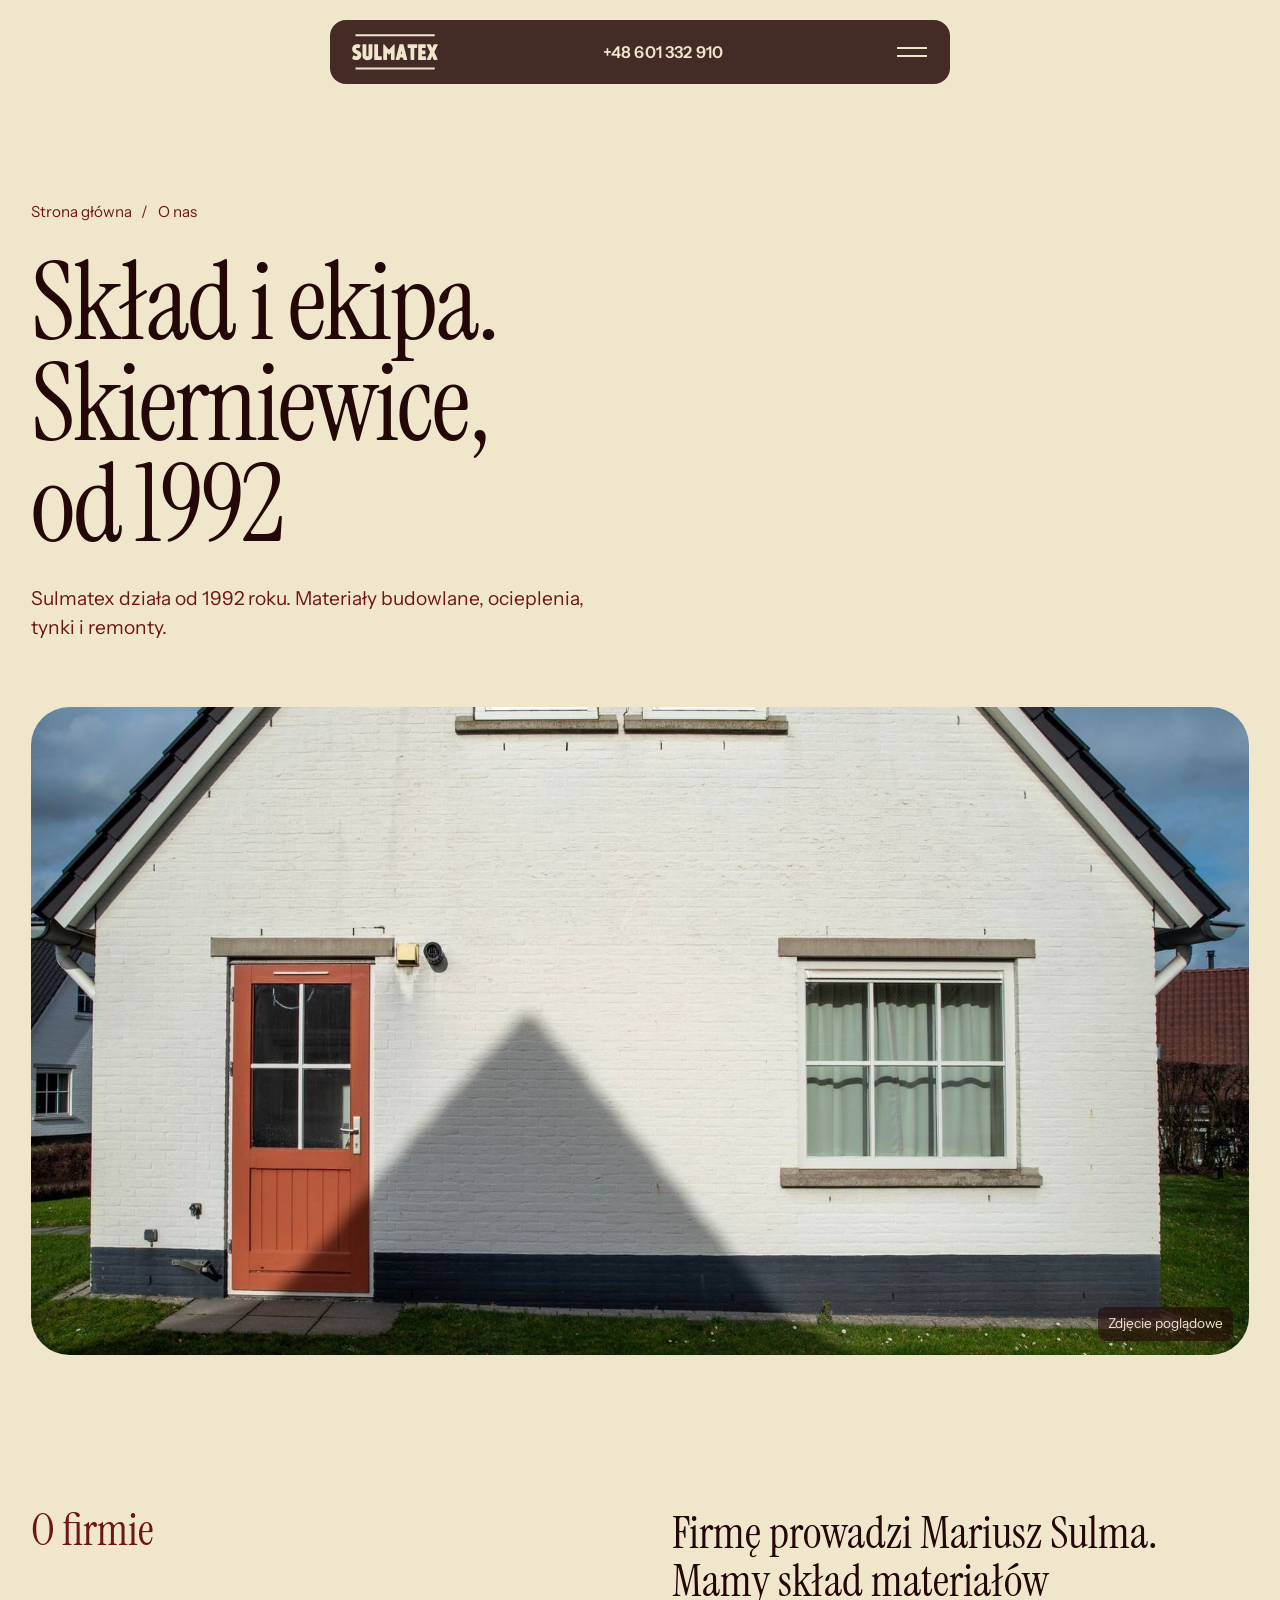
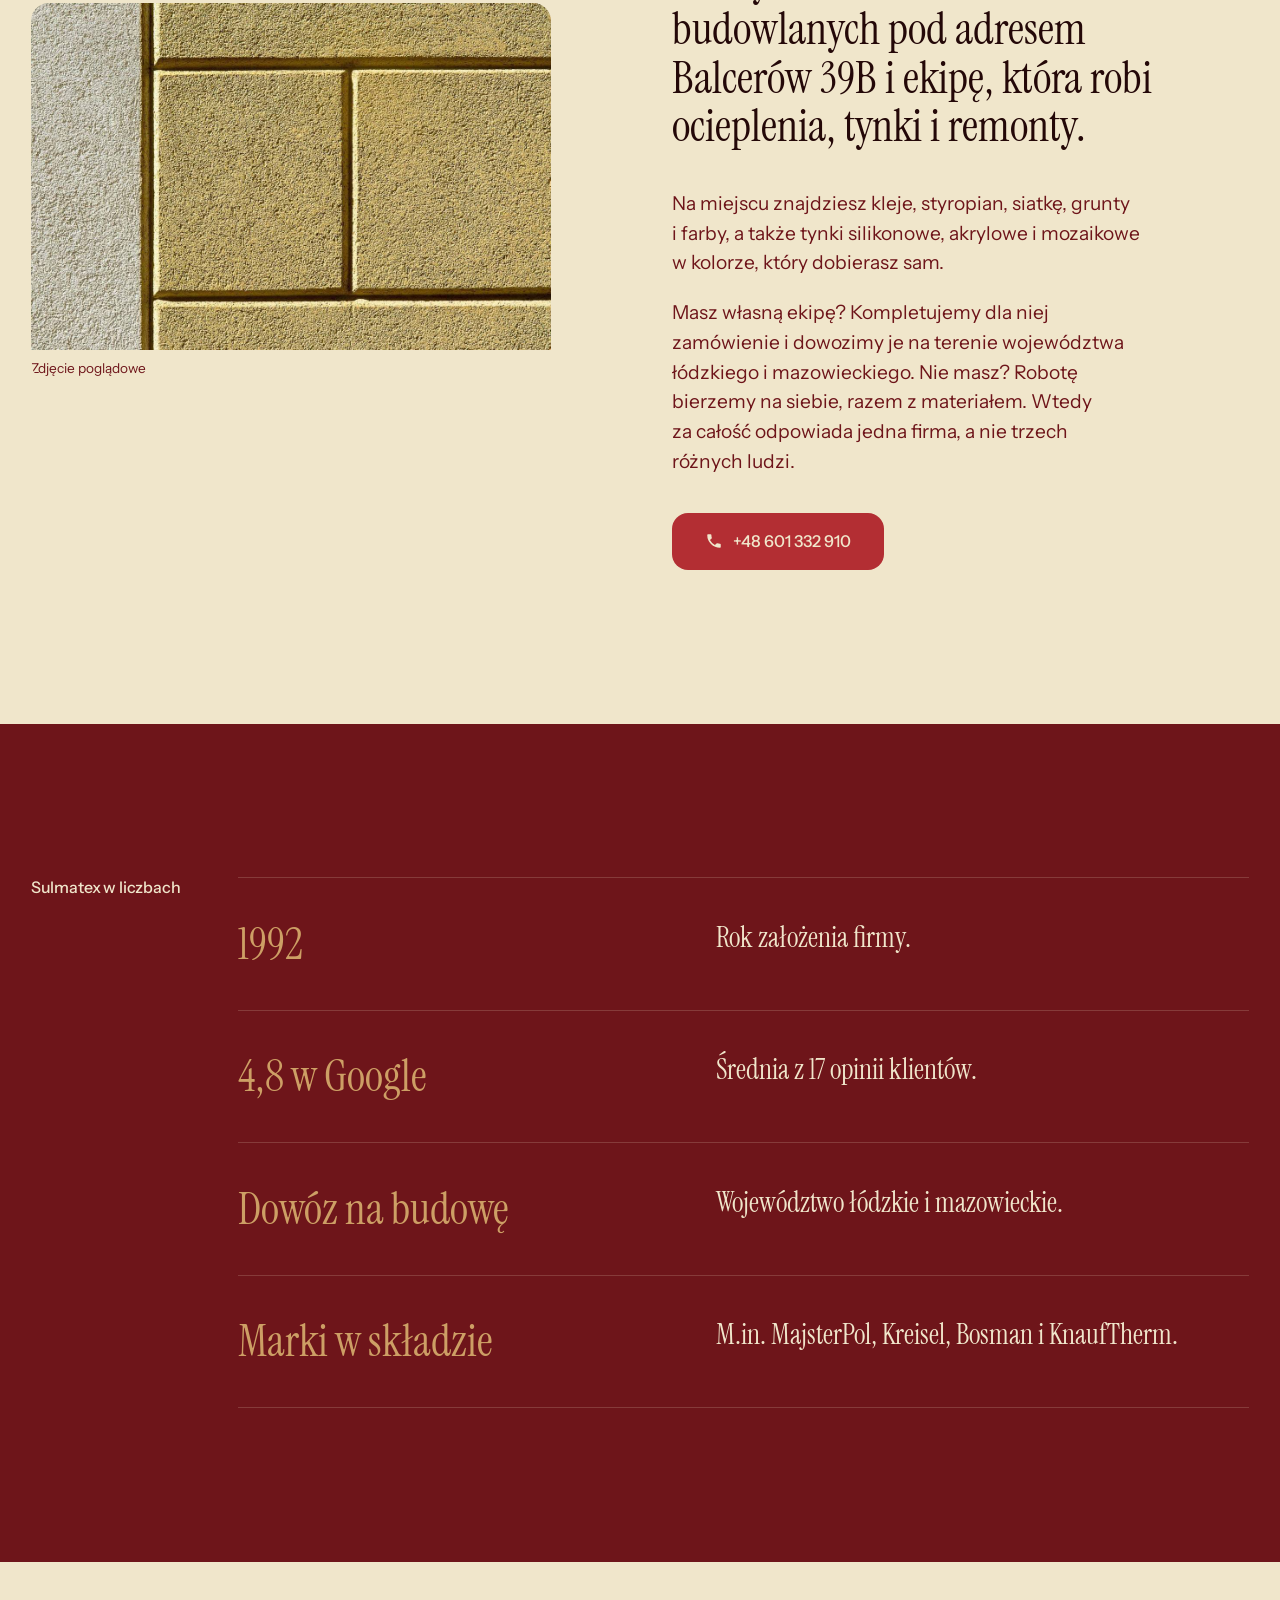
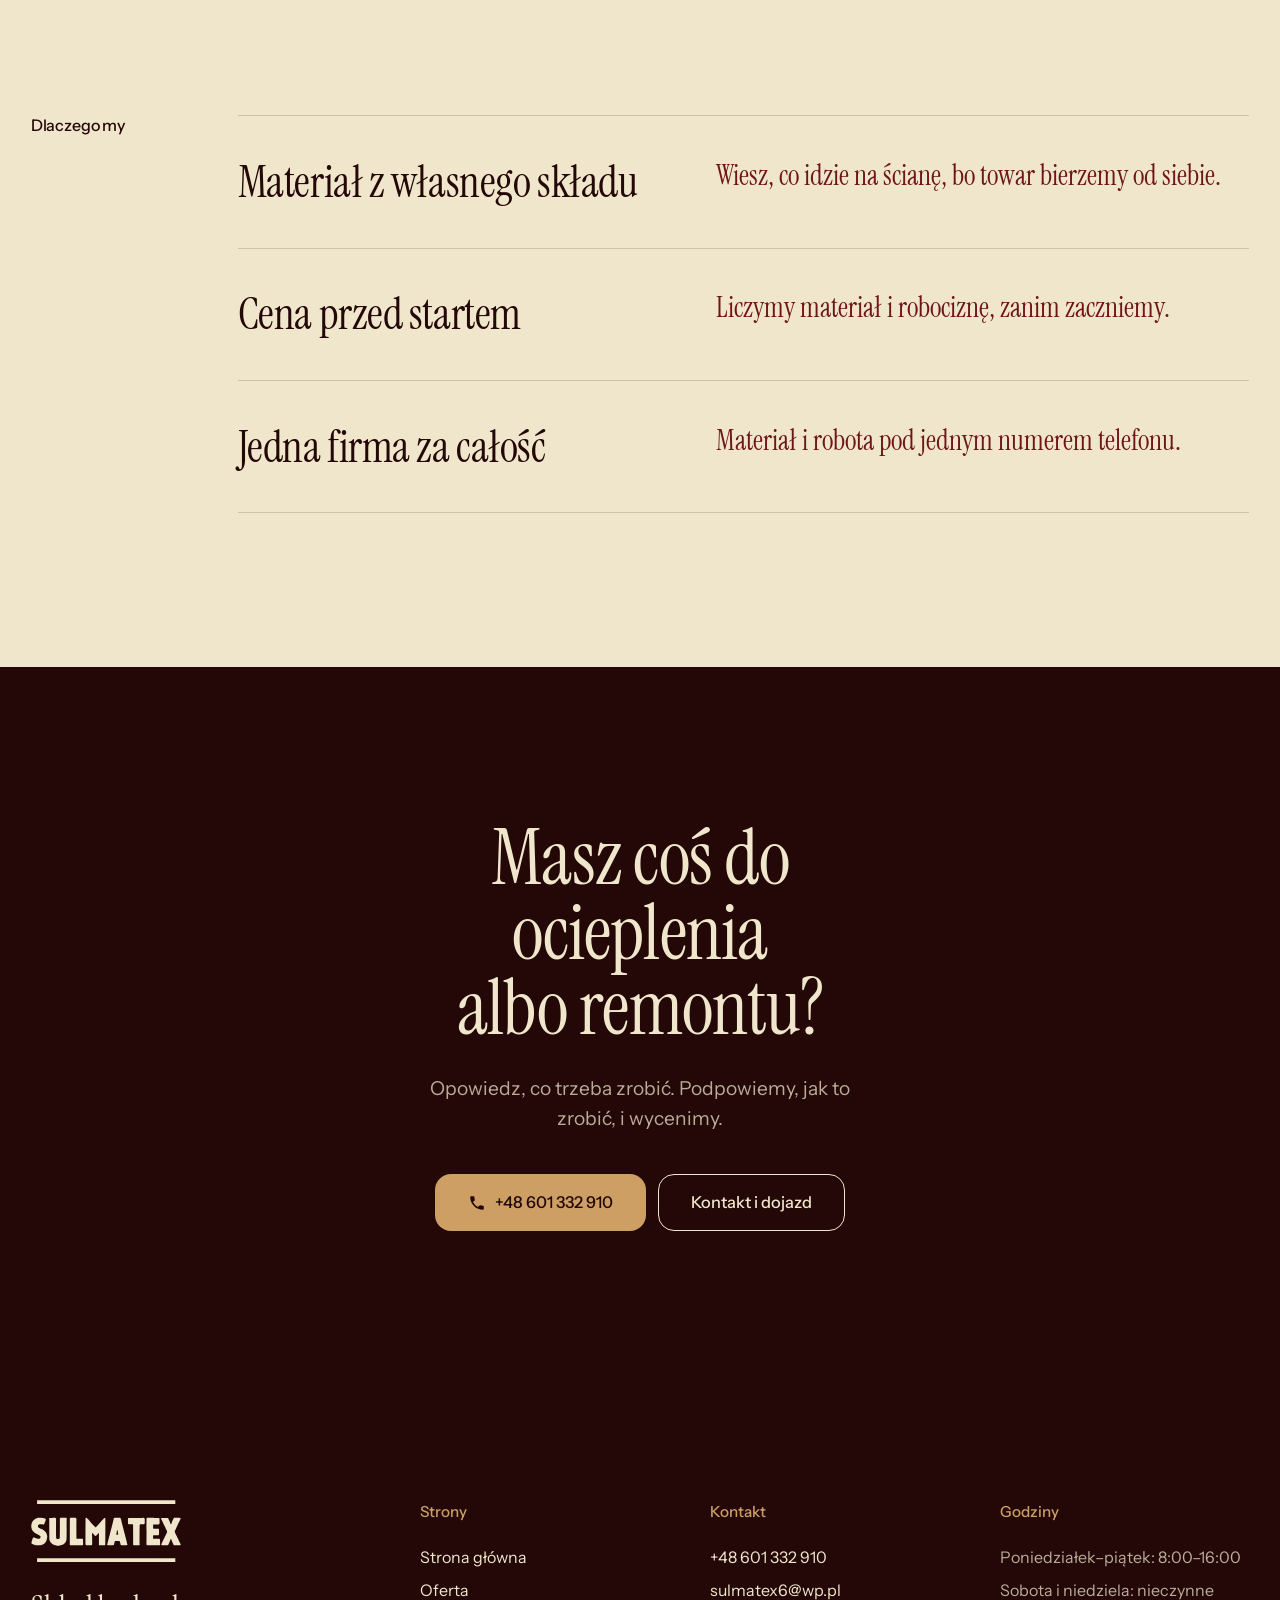
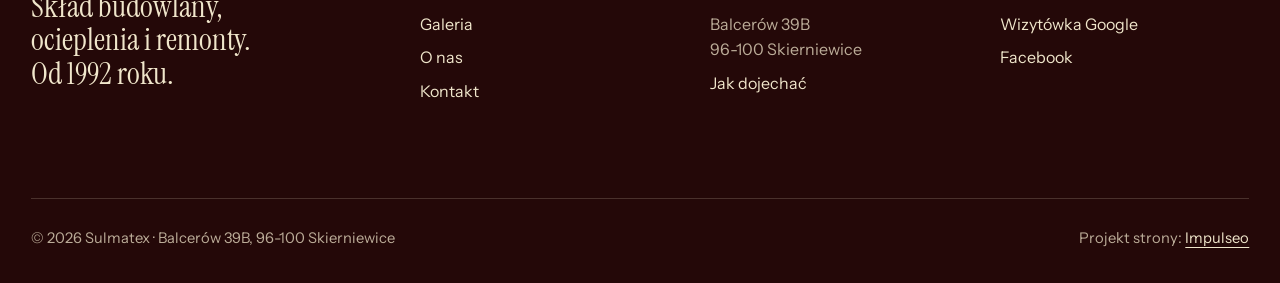
<file: o-nas.html>
<!DOCTYPE html>
<html lang="pl">
<head>
<meta charset="UTF-8">
<meta name="viewport" content="width=device-width, initial-scale=1.0">
<title>O nas - Sulmatex, Skierniewice, od 1992 roku</title>
<meta name="description" content="Sulmatex działa w Skierniewicach od 1992 roku. Skład materiałów budowlanych i ekipa od ociepleń, tynków i remontów.">
<link rel="canonical" href="https://impulseo-pl.github.io/sulmatex/o-nas.html">
<meta name="robots" content="noindex, nofollow">
<meta name="theme-color" content="#240808">
<meta property="og:type" content="website">
<meta property="og:locale" content="pl_PL">
<meta property="og:site_name" content="Sulmatex">
<meta property="og:title" content="O nas - Sulmatex, Skierniewice, od 1992 roku">
<meta property="og:description" content="Sulmatex działa w Skierniewicach od 1992 roku. Skład materiałów budowlanych i ekipa od ociepleń, tynków i remontów.">
<meta property="og:url" content="https://impulseo-pl.github.io/sulmatex/o-nas.html">
<meta property="og:image" content="https://impulseo-pl.github.io/sulmatex/img/og.jpg">
<meta property="og:image:width" content="1200">
<meta property="og:image:height" content="630">
<meta name="twitter:card" content="summary_large_image">
<script>document.documentElement.classList.add('js')</script>
<link rel="preconnect" href="https://fonts.googleapis.com">
<link rel="preconnect" href="https://fonts.gstatic.com" crossorigin>
<link href="https://fonts.googleapis.com/css2?family=Instrument+Sans:wght@400..600&family=Instrument+Serif&display=swap" rel="stylesheet">
<link rel="stylesheet" href="assets/styles.css?v=20261118b">
<script src="assets/lenis.min.js?v=1.1.20" defer></script>
<script src="assets/main.js?v=20261118b" defer></script>
</head>
<body>
<a class="skip" href="#tresc">Przejdź do treści</a>
<header class="pill">
  <a class="pill-logo" href="index.html" aria-label="Sulmatex - strona główna"><svg viewBox="400 420 34600 14374" aria-hidden="true" focusable="false"><path d="M1803 490H33688V1357H1803Z"/><path d="M2697 4537c-4 3 -141 5 -306 4c-337 -2 -449 10 -561 59c-36 15 -76 31 -90 35c-14 4 -47 19 -74 32c-27 14 -72 32 -100 40c-49 14 -164 75 -216 115c-14 10 -48 29 -76 43c-29 13 -61 37 -73 53c-11 17 -46 44 -77 62c-81 46 -298 269 -331 340c-14 30 -44 84 -68 120c-89 135 -162 305 -190 440c-74 358 -88 512 -65 710c6 47 15 121 20 165c4 44 18 108 29 143c12 35 21 87 21 121c0 51 6 71 51 157c65 124 139 244 190 309c21 27 51 74 65 104c36 77 197 244 282 294c37 21 83 53 102 71c51 47 130 100 186 125c27 12 63 35 79 51c17 15 95 62 175 102c80 41 162 86 182 100c20 14 72 40 116 57c44 18 91 45 106 60c16 16 71 45 137 72c96 38 123 54 201 122c50 43 98 82 108 87c10 6 33 35 51 66c30 54 31 59 26 138c-9 129 -38 198 -119 282c-120 124 -204 148 -473 138c-185 -7 -183 -6 -395 -99c-47 -20 -141 -50 -209 -66c-120 -28 -137 -35 -217 -91c-50 -35 -170 -55 -231 -39c-78 21 -139 113 -168 251c-9 44 -27 91 -44 117c-16 24 -32 63 -36 86c-3 23 -17 76 -30 117c-13 41 -31 102 -40 135c-9 32 -28 81 -41 108c-15 28 -29 79 -34 120c-4 40 -13 85 -20 102c-6 16 -18 70 -26 120c-31 188 30 306 179 343c24 6 58 22 77 36c132 93 216 126 323 126c60 0 110 18 120 44c9 23 56 43 127 56c36 6 88 18 115 26c128 36 895 49 1110 18c159 -23 303 -61 355 -94c25 -16 72 -36 105 -45c73 -21 179 -76 220 -115c17 -15 52 -41 78 -57c123 -76 374 -319 419 -406c10 -20 34 -49 53 -64c22 -18 41 -45 50 -74c9 -25 49 -111 89 -190c58 -114 76 -160 86 -219c6 -41 25 -127 41 -190c16 -63 36 -165 44 -225c8 -61 22 -156 31 -212c17 -107 15 -152 -10 -266c-9 -37 -23 -120 -31 -185c-18 -135 -83 -349 -117 -378c-11 -11 -30 -40 -42 -65c-12 -25 -35 -67 -52 -95c-17 -27 -52 -85 -77 -129c-62 -106 -252 -301 -337 -345c-14 -7 -54 -40 -90 -74c-36 -34 -85 -70 -110 -80c-98 -41 -152 -69 -202 -107c-29 -22 -76 -48 -105 -59c-69 -26 -230 -107 -238 -120c-7 -12 -92 -36 -156 -45c-34 -4 -74 -24 -145 -70c-67 -43 -116 -68 -151 -75c-35 -8 -61 -20 -77 -38c-93 -102 -166 -195 -177 -228c-18 -55 -15 -304 5 -343c32 -62 139 -157 226 -202l85 -44l255 0c256 0 394 12 604 52c97 18 131 12 190 -34c59 -46 145 -188 180 -299c14 -43 37 -117 52 -164c15 -47 34 -101 44 -120c9 -19 25 -64 34 -100c10 -36 31 -95 47 -132c42 -97 83 -310 68 -356c-26 -78 -107 -140 -212 -162c-64 -13 -281 -85 -372 -124c-47 -20 -77 -26 -140 -26c-44 0 -123 -7 -175 -15c-100 -15 -202 -19 -213 -8Z"/><path d="M5796 4537c-4 5 -242 8 -529 9c-489 0 -525 2 -577 20c-85 30 -120 101 -89 181c8 19 12 214 14 618c6 1300 8 1832 7 2315c0 278 1 775 2 1105l2 600l32 118c17 64 36 161 42 215c13 112 39 177 104 260c24 31 52 77 62 102c21 56 76 132 109 154c14 9 44 42 68 74c70 95 215 227 278 255c31 14 82 48 114 77c65 59 108 80 160 80c29 0 45 8 77 39c57 57 221 109 373 121c109 8 167 23 270 71c112 52 553 36 736 -27c78 -27 130 -38 211 -45c181 -15 289 -51 344 -116c28 -34 36 -37 101 -44c86 -9 120 -26 193 -93c30 -28 90 -78 134 -111c43 -32 102 -88 131 -124c29 -36 85 -98 124 -138c47 -48 81 -92 98 -130c15 -32 40 -79 56 -106c56 -91 121 -310 142 -477c4 -30 13 -78 20 -106c11 -42 14 -481 15 -2295c2 -2160 3 -2247 21 -2321c26 -107 25 -153 -7 -195c-61 -81 -93 -84 -749 -83c-713 1 -742 4 -803 89l-29 39l5 1519c4 1778 -8 3025 -32 3071c-23 45 -91 100 -138 112c-24 6 -75 20 -114 31c-94 26 -145 24 -301 -10c-147 -33 -179 -46 -217 -92c-57 -68 -56 -58 -66 -512c-13 -594 -14 -3809 -1 -3972c15 -189 -7 -228 -147 -266c-67 -19 -231 -26 -246 -12Z"/><path d="M9776 4522l-299 6l-40 29c-22 15 -50 41 -61 56l-21 28l-3 3058l-3 3057l22 28c51 65 101 78 354 88c279 12 2322 3 2450 -11c96 -10 188 -39 221 -70c20 -18 21 -27 17 -642c-4 -723 -2 -698 -48 -738c-58 -50 -65 -51 -760 -51c-357 0 -660 -3 -673 -6c-57 -16 -54 84 -59 -1758c-3 -949 -1 -1921 5 -2216c6 -320 6 -548 1 -584c-13 -82 -65 -211 -92 -228c-86 -55 -261 -63 -1011 -46Z"/><path d="M13105 4541c-58 16 -95 67 -116 155c-15 69 -14 6036 2 6065c6 12 49 39 95 61l85 41l167 8c92 5 343 7 557 4l390 -3l95 -36c152 -57 137 23 133 -712c-4 -698 -18 -1394 -33 -1669c-9 -170 -2 -343 15 -388c12 -29 42 -19 99 33c31 27 69 56 85 65c17 8 46 38 64 65c66 97 412 447 462 466c50 18 123 10 188 -21c63 -31 341 -319 416 -433c22 -32 50 -66 64 -75c13 -8 45 -34 71 -56c78 -67 108 -49 125 74c6 44 7 531 2 1320c-9 1431 -20 1280 95 1327c111 46 180 51 594 44c546 -9 689 -25 782 -89c28 -18 32 -6050 4 -6133c-29 -88 -98 -127 -177 -100c-56 20 -145 82 -177 124c-15 20 -57 67 -94 103c-38 37 -68 72 -68 79c0 7 -51 64 -114 129c-123 126 -330 366 -370 430c-14 22 -47 56 -73 76c-45 34 -66 57 -176 191c-27 33 -126 142 -220 243c-95 101 -181 200 -192 219c-11 20 -39 49 -62 66c-23 17 -59 54 -80 82c-51 68 -132 161 -223 254c-41 42 -95 100 -120 128c-52 59 -97 69 -156 33c-45 -28 -394 -378 -444 -446c-24 -33 -85 -101 -135 -150c-114 -113 -211 -223 -302 -345c-72 -96 -108 -134 -175 -184c-21 -15 -55 -53 -77 -84c-21 -31 -49 -66 -61 -77c-12 -11 -41 -47 -63 -80c-57 -83 -127 -165 -247 -286c-57 -57 -128 -136 -158 -174c-31 -39 -120 -134 -200 -213l-144 -142l-52 1c-28 0 -65 5 -81 10Z"/><path d="M19615 4557c-104 24 -155 90 -155 200c0 37 -6 101 -14 143c-8 41 -19 101 -25 133c-5 31 -23 94 -40 140c-16 45 -38 129 -50 187c-44 232 -81 388 -104 445c-14 33 -30 91 -36 130c-17 96 -59 260 -81 315c-10 25 -21 63 -25 85c-3 22 -15 71 -25 110c-11 38 -29 119 -40 180c-24 128 -80 332 -116 424c-14 35 -31 104 -39 155c-7 50 -23 120 -33 156c-11 36 -30 110 -42 165c-13 55 -33 124 -46 153c-13 29 -34 105 -48 170c-14 64 -36 169 -49 232c-14 64 -39 156 -56 205c-20 58 -35 124 -41 186c-5 53 -16 116 -25 140c-9 24 -27 75 -39 114c-13 38 -33 90 -44 115c-11 25 -28 85 -37 135c-42 225 -87 421 -105 462c-11 24 -31 95 -45 156c-14 62 -37 159 -51 217c-15 58 -33 136 -41 175c-9 38 -26 88 -39 110c-27 47 -39 96 -54 225c-7 52 -25 135 -40 185c-85 271 -84 277 69 326l96 31l384 10c540 15 748 4 852 -44c95 -45 98 -48 115 -169c14 -105 38 -192 99 -374c20 -58 36 -131 40 -175c9 -102 27 -148 80 -200l46 -45l472 0c518 0 499 -2 558 62c26 28 74 159 100 273c6 30 22 77 35 105c28 62 50 165 64 303c15 151 20 160 150 217l85 37l235 10c166 7 333 6 568 -2l334 -12l101 -34c56 -18 108 -41 115 -51c18 -24 9 -105 -22 -197c-30 -87 -89 -327 -122 -495c-23 -119 -50 -216 -100 -366c-12 -39 -27 -106 -33 -150c-10 -77 -41 -186 -76 -270c-10 -22 -26 -94 -36 -160c-11 -66 -27 -142 -35 -169c-9 -27 -26 -87 -39 -135c-23 -92 -56 -206 -110 -391c-19 -63 -37 -144 -41 -180c-3 -36 -17 -90 -30 -120c-14 -31 -43 -141 -64 -245c-67 -318 -80 -376 -95 -404c-7 -15 -23 -65 -35 -112c-12 -46 -34 -125 -50 -176c-17 -54 -33 -133 -39 -189c-7 -84 -12 -101 -41 -142c-27 -39 -35 -64 -51 -165c-26 -159 -95 -434 -120 -474c-11 -18 -28 -79 -38 -140c-26 -150 -96 -439 -120 -493c-10 -25 -31 -119 -45 -210c-30 -191 -65 -328 -102 -402c-17 -33 -31 -87 -41 -152c-15 -103 -62 -226 -96 -254c-8 -7 -58 -20 -109 -27c-133 -20 -1235 -18 -1323 2Zm729 2780c19 38 34 118 46 238c14 147 79 494 126 665c21 80 15 113 -33 156c-92 84 -338 64 -381 -32c-21 -45 -1 -221 44 -396c8 -31 23 -141 35 -245c21 -198 47 -298 94 -373c30 -47 49 -50 69 -13Z"/><path d="M26080 4547c-52 2 -789 4 -1637 5c-1540 3 -1542 3 -1569 24c-104 77 -110 123 -106 759c3 519 5 535 69 597c89 85 71 82 580 88l451 5l26 24c65 62 60 -149 66 2402c5 2243 6 2307 24 2328c10 11 55 35 99 52c114 44 242 51 773 45c473 -5 475 -5 569 -60c64 -38 72 -61 50 -133c-35 -112 -31 -4430 4 -4543c6 -20 27 -51 46 -70c44 -43 109 -48 583 -49c346 -1 349 -2 421 -67c49 -43 113 -170 113 -224c0 -19 -3 -175 -7 -345c-4 -180 -3 -359 3 -426c18 -219 -40 -360 -165 -403c-46 -16 -112 -17 -393 -9Z"/><path d="M27480 4539c-328 7 -340 10 -398 75c-17 20 -32 40 -32 44c0 4 0 1350 -1 2992c0 1718 -4 3008 -9 3040c-8 43 -6 59 6 78c21 32 126 80 205 94c91 16 2638 17 2726 1c76 -14 169 -57 185 -86c9 -17 11 -162 9 -601c-4 -746 -2 -738 -160 -786c-61 -19 -86 -20 -645 -15c-716 6 -754 3 -794 -79c-15 -29 -19 -494 -6 -616c14 -137 -16 -131 592 -131c537 1 571 -2 683 -60c77 -39 106 -122 101 -294c-1 -17 -4 -257 -6 -535c-3 -278 -6 -508 -6 -512c0 -19 -70 -84 -110 -102c-43 -20 -58 -20 -350 -16c-168 3 -413 5 -545 5c-383 -1 -360 31 -360 -502c0 -446 -2 -435 85 -460c71 -21 492 -27 846 -13l321 12l68 -36c37 -20 73 -36 80 -36c66 0 137 -288 103 -420c-7 -26 -12 -147 -14 -290c-5 -588 -6 -599 -37 -653c-54 -91 -13 -87 -1097 -92c-470 -2 -920 -5 -1000 -8c-80 -2 -278 -1 -440 2Z"/><path d="M33541 4542c-142 11 -178 22 -228 72c-35 35 -43 51 -49 95c-4 29 -17 67 -29 86c-13 18 -30 57 -39 87c-8 30 -27 64 -40 77c-14 13 -32 45 -41 70c-8 25 -24 59 -36 76c-67 98 -149 300 -244 600c-73 230 -75 234 -120 281c-49 52 -57 53 -94 16c-21 -21 -30 -43 -40 -102c-11 -70 -51 -173 -121 -315c-17 -33 -37 -94 -45 -135c-9 -43 -28 -95 -44 -122c-16 -25 -32 -57 -36 -70c-13 -45 -108 -243 -131 -273c-23 -32 -80 -171 -107 -266c-20 -67 -65 -132 -109 -156c-30 -16 -87 -17 -733 -18c-782 0 -756 -2 -830 69c-57 54 -58 81 -6 167c22 36 44 85 51 109c6 25 24 65 39 90c14 25 32 57 38 72c7 14 27 46 46 71c19 25 38 62 42 84c7 40 84 209 116 254c10 14 26 48 37 76c11 28 30 66 44 84c14 19 33 58 43 88c10 30 26 69 36 86c10 17 27 56 38 86c22 65 74 169 111 224c15 22 37 71 50 110c35 106 54 145 99 205c22 30 48 75 57 100c9 25 23 64 31 87c8 24 37 77 65 119c39 60 53 93 64 151c15 78 19 88 89 198c25 38 54 90 65 115c11 25 30 63 42 85c93 174 115 220 140 304c41 136 45 180 20 238c-11 27 -23 64 -27 83c-7 38 -70 167 -115 240c-16 25 -36 76 -44 114c-9 37 -26 81 -37 97c-45 63 -172 318 -188 376c-6 21 -27 58 -46 82c-19 24 -40 62 -46 85c-20 79 -30 103 -55 137c-38 51 -100 178 -119 245c-22 74 -39 108 -80 159c-33 41 -75 116 -75 135c0 15 -88 218 -112 260c-11 19 -33 66 -47 105c-15 38 -49 101 -75 140c-31 46 -55 99 -72 155c-27 91 -31 101 -117 256c-65 116 -98 227 -79 268c6 14 42 43 83 67c99 57 143 60 807 57l538 -3l40 -26c21 -14 61 -35 87 -47c46 -20 49 -25 97 -127c27 -58 56 -129 65 -158c8 -28 27 -69 41 -90c14 -21 31 -55 39 -75c7 -21 28 -60 48 -89c19 -29 37 -70 41 -95c4 -24 15 -58 26 -76c31 -51 106 -260 124 -344c8 -43 26 -99 40 -126c13 -26 28 -66 32 -88c13 -76 63 -134 114 -134c59 0 111 73 125 175c9 68 78 277 109 329c14 24 34 74 45 112c25 92 74 205 109 257c28 40 122 237 122 255c0 4 16 32 35 62c29 46 35 64 35 111c0 69 20 99 93 136c51 26 57 27 327 36c500 15 1019 -4 1141 -42c98 -31 123 -54 115 -105c-13 -96 -28 -144 -60 -191c-19 -28 -60 -106 -91 -175c-32 -69 -70 -143 -85 -165c-15 -22 -39 -76 -54 -120c-25 -77 -59 -142 -111 -214c-14 -19 -34 -65 -45 -102c-24 -78 -90 -227 -121 -270c-11 -16 -33 -66 -48 -111c-38 -111 -67 -171 -97 -199c-13 -13 -32 -48 -41 -79c-17 -60 -81 -185 -120 -237c-14 -18 -34 -67 -45 -110c-21 -85 -52 -145 -103 -202c-41 -46 -50 -64 -64 -130c-15 -70 -65 -185 -107 -241c-18 -25 -44 -77 -58 -115c-15 -37 -30 -73 -35 -79c-4 -6 -27 -59 -50 -118c-59 -153 -57 -265 8 -345c18 -22 52 -91 77 -154c24 -63 55 -130 68 -150c55 -83 97 -181 105 -246c7 -57 12 -69 44 -98c45 -41 93 -137 110 -218c16 -72 20 -80 97 -198c41 -63 59 -101 64 -136c4 -27 24 -76 45 -113c62 -105 107 -201 120 -255c7 -28 25 -68 40 -90c46 -66 99 -177 111 -232c7 -30 24 -68 42 -90c34 -43 79 -135 114 -236c12 -37 38 -86 57 -110c40 -49 67 -101 91 -173c9 -29 35 -82 58 -120c48 -79 88 -174 88 -207c0 -13 -14 -44 -30 -69c-41 -61 -87 -80 -210 -84c-210 -8 -1052 -9 -1149 -2Z"/><path d="M1803 13857H33688V14724H1803Z"/></svg></a>
  <a class="pill-phone" href="tel:+48601332910">+48 601 332 910</a>
  <button class="burger" type="button" aria-expanded="false" aria-controls="menu" aria-label="Otwórz menu"><i></i><i></i></button>
</header>
<div class="menu" id="menu" aria-hidden="true">
  <div class="menu-grid">
    <nav class="menu-links" aria-label="Menu główne">
      <a href="index.html">Strona główna</a>
      <a href="oferta.html">Oferta</a>
      <a href="realizacje.html">Galeria</a>
      <a href="o-nas.html" aria-current="page">O nas</a>
      <a href="kontakt.html">Kontakt</a>
    </nav>
    <div class="menu-side">
      <div><b>Telefon</b><a href="tel:+48601332910">+48 601 332 910</a></div>
      <div><b>Skład</b>Balcerów 39B, 96-100 Skierniewice</div>
      <div><b>Godziny</b>Poniedziałek–piątek, 8:00–16:00</div>
    </div>
  </div>
</div>
<main id="tresc">
<section class="phead bone">
  <div class="wrap">
    <nav class="crumbs" aria-label="Okruszki"><a href="index.html">Strona główna</a><span aria-hidden="true">/</span><span aria-current="page">O nas</span></nav>
    <h1>Skład i&nbsp;ekipa. Skierniewice, od&nbsp;1992</h1>
    <p class="lead">Sulmatex działa od 1992 roku. Materiały budowlane, ocieplenia, tynki i&nbsp;remonty.</p>
  </div>
</section>
<figure class="phead-img up" style="margin-block:0"><img src="img/g9.jpg" width="1600" height="1068" alt="Biała elewacja domu jednorodzinnego (zdjęcie poglądowe)"><figcaption class="poglad">Zdjęcie poglądowe</figcaption></figure>
<section class="sec bone">
  <div class="wrap about">
    <div class="about-left up"><p class="label-serif">O&nbsp;firmie</p><figure class="about-fig"><img src="img/g3.jpg" width="1200" height="800" alt="Elewacja w&nbsp;ciepłym kolorze tynku (zdjęcie poglądowe)" loading="lazy"><figcaption class="poglad">Zdjęcie poglądowe</figcaption></figure></div>
    <div class="about-right up">
      <p class="statement">Firmę prowadzi Mariusz Sulma. Mamy skład materiałów budowlanych pod adresem Balcerów 39B i&nbsp;ekipę, która robi ocieplenia, tynki i&nbsp;remonty.</p>
      <p class="lead">Na miejscu znajdziesz kleje, styropian, siatkę, grunty i&nbsp;farby, a&nbsp;także tynki silikonowe, akrylowe i&nbsp;mozaikowe w&nbsp;kolorze, który dobierasz sam.</p>
      <p class="lead" style="margin-top:20px">Masz własną ekipę? Kompletujemy dla niej zamówienie i&nbsp;dowozimy je na terenie województwa łódzkiego i&nbsp;mazowieckiego. Nie masz? Robotę bierzemy na siebie, razem z&nbsp;materiałem. Wtedy za całość odpowiada jedna firma, a&nbsp;nie trzech różnych ludzi.</p>
      <div class="btn-row"><a class="btn btn-main" href="tel:+48601332910"><svg class="ico" viewBox="0 0 24 24" fill="none" aria-hidden="true"><path d="M6.6 10.8a15.5 15.5 0 0 0 6.6 6.6l2.2-2.2a1 1 0 0 1 1-.24 11.4 11.4 0 0 0 3.6.58 1 1 0 0 1 1 1V20a1 1 0 0 1-1 1A17 17 0 0 1 3 4a1 1 0 0 1 1-1h3.5a1 1 0 0 1 1 1c0 1.25.2 2.45.57 3.57a1 1 0 0 1-.25 1L6.6 10.8Z" fill="currentColor"/></svg>+48 601 332 910</a></div>
    </div>
  </div>
</section>
<section class="sec bordeaux dark">
  <div class="wrap rows">
    <h2 class="label">Sulmatex w&nbsp;liczbach</h2>
    <dl class="rows-list" style="margin:0"><div><dt>1992</dt><dd>Rok założenia firmy.</dd></div><div><dt>4,8 w&nbsp;Google</dt><dd>Średnia z&nbsp;17 opinii klientów.</dd></div><div><dt>Dowóz na budowę</dt><dd>Województwo łódzkie i&nbsp;mazowieckie.</dd></div><div><dt>Marki w&nbsp;składzie</dt><dd>M.in. MajsterPol, Kreisel, Bosman i&nbsp;KnaufTherm.</dd></div></dl>
  </div>
</section>
<section class="sec bone">
  <div class="wrap rows">
    <h2 class="label">Dlaczego my</h2>
    <div class="rows-list"><div><h3>Materiał z&nbsp;własnego składu</h3><p>Wiesz, co idzie na ścianę, bo towar bierzemy od siebie.</p></div><div><h3>Cena przed startem</h3><p>Liczymy materiał i&nbsp;robociznę, zanim zaczniemy.</p></div><div><h3>Jedna firma za całość</h3><p>Materiał i&nbsp;robota pod jednym numerem telefonu.</p></div></div>
  </div>
</section>
<section class="sec cacao dark band">
  <div class="wrap up">
    <h2>Masz coś do ocieplenia albo remontu?</h2>
    <p class="lead">Opowiedz, co trzeba zrobić. Podpowiemy, jak to zrobić, i&nbsp;wycenimy.</p>
    <div class="btn-row">
      <a class="btn btn-brass" href="tel:+48601332910"><svg class="ico" viewBox="0 0 24 24" fill="none" aria-hidden="true"><path d="M6.6 10.8a15.5 15.5 0 0 0 6.6 6.6l2.2-2.2a1 1 0 0 1 1-.24 11.4 11.4 0 0 0 3.6.58 1 1 0 0 1 1 1V20a1 1 0 0 1-1 1A17 17 0 0 1 3 4a1 1 0 0 1 1-1h3.5a1 1 0 0 1 1 1c0 1.25.2 2.45.57 3.57a1 1 0 0 1-.25 1L6.6 10.8Z" fill="currentColor"/></svg>+48 601 332 910</a>
      <a class="btn btn-line" href="kontakt.html">Kontakt i&nbsp;dojazd</a>
    </div>
  </div>
</section>
</main>
<footer class="foot dark">
  <div class="wrap">
    <div class="foot-top">
      <div>
        <a class="foot-logo" href="index.html" aria-label="Sulmatex - strona główna"><svg viewBox="400 420 34600 14374" aria-hidden="true" focusable="false"><path d="M1803 490H33688V1357H1803Z"/><path d="M2697 4537c-4 3 -141 5 -306 4c-337 -2 -449 10 -561 59c-36 15 -76 31 -90 35c-14 4 -47 19 -74 32c-27 14 -72 32 -100 40c-49 14 -164 75 -216 115c-14 10 -48 29 -76 43c-29 13 -61 37 -73 53c-11 17 -46 44 -77 62c-81 46 -298 269 -331 340c-14 30 -44 84 -68 120c-89 135 -162 305 -190 440c-74 358 -88 512 -65 710c6 47 15 121 20 165c4 44 18 108 29 143c12 35 21 87 21 121c0 51 6 71 51 157c65 124 139 244 190 309c21 27 51 74 65 104c36 77 197 244 282 294c37 21 83 53 102 71c51 47 130 100 186 125c27 12 63 35 79 51c17 15 95 62 175 102c80 41 162 86 182 100c20 14 72 40 116 57c44 18 91 45 106 60c16 16 71 45 137 72c96 38 123 54 201 122c50 43 98 82 108 87c10 6 33 35 51 66c30 54 31 59 26 138c-9 129 -38 198 -119 282c-120 124 -204 148 -473 138c-185 -7 -183 -6 -395 -99c-47 -20 -141 -50 -209 -66c-120 -28 -137 -35 -217 -91c-50 -35 -170 -55 -231 -39c-78 21 -139 113 -168 251c-9 44 -27 91 -44 117c-16 24 -32 63 -36 86c-3 23 -17 76 -30 117c-13 41 -31 102 -40 135c-9 32 -28 81 -41 108c-15 28 -29 79 -34 120c-4 40 -13 85 -20 102c-6 16 -18 70 -26 120c-31 188 30 306 179 343c24 6 58 22 77 36c132 93 216 126 323 126c60 0 110 18 120 44c9 23 56 43 127 56c36 6 88 18 115 26c128 36 895 49 1110 18c159 -23 303 -61 355 -94c25 -16 72 -36 105 -45c73 -21 179 -76 220 -115c17 -15 52 -41 78 -57c123 -76 374 -319 419 -406c10 -20 34 -49 53 -64c22 -18 41 -45 50 -74c9 -25 49 -111 89 -190c58 -114 76 -160 86 -219c6 -41 25 -127 41 -190c16 -63 36 -165 44 -225c8 -61 22 -156 31 -212c17 -107 15 -152 -10 -266c-9 -37 -23 -120 -31 -185c-18 -135 -83 -349 -117 -378c-11 -11 -30 -40 -42 -65c-12 -25 -35 -67 -52 -95c-17 -27 -52 -85 -77 -129c-62 -106 -252 -301 -337 -345c-14 -7 -54 -40 -90 -74c-36 -34 -85 -70 -110 -80c-98 -41 -152 -69 -202 -107c-29 -22 -76 -48 -105 -59c-69 -26 -230 -107 -238 -120c-7 -12 -92 -36 -156 -45c-34 -4 -74 -24 -145 -70c-67 -43 -116 -68 -151 -75c-35 -8 -61 -20 -77 -38c-93 -102 -166 -195 -177 -228c-18 -55 -15 -304 5 -343c32 -62 139 -157 226 -202l85 -44l255 0c256 0 394 12 604 52c97 18 131 12 190 -34c59 -46 145 -188 180 -299c14 -43 37 -117 52 -164c15 -47 34 -101 44 -120c9 -19 25 -64 34 -100c10 -36 31 -95 47 -132c42 -97 83 -310 68 -356c-26 -78 -107 -140 -212 -162c-64 -13 -281 -85 -372 -124c-47 -20 -77 -26 -140 -26c-44 0 -123 -7 -175 -15c-100 -15 -202 -19 -213 -8Z"/><path d="M5796 4537c-4 5 -242 8 -529 9c-489 0 -525 2 -577 20c-85 30 -120 101 -89 181c8 19 12 214 14 618c6 1300 8 1832 7 2315c0 278 1 775 2 1105l2 600l32 118c17 64 36 161 42 215c13 112 39 177 104 260c24 31 52 77 62 102c21 56 76 132 109 154c14 9 44 42 68 74c70 95 215 227 278 255c31 14 82 48 114 77c65 59 108 80 160 80c29 0 45 8 77 39c57 57 221 109 373 121c109 8 167 23 270 71c112 52 553 36 736 -27c78 -27 130 -38 211 -45c181 -15 289 -51 344 -116c28 -34 36 -37 101 -44c86 -9 120 -26 193 -93c30 -28 90 -78 134 -111c43 -32 102 -88 131 -124c29 -36 85 -98 124 -138c47 -48 81 -92 98 -130c15 -32 40 -79 56 -106c56 -91 121 -310 142 -477c4 -30 13 -78 20 -106c11 -42 14 -481 15 -2295c2 -2160 3 -2247 21 -2321c26 -107 25 -153 -7 -195c-61 -81 -93 -84 -749 -83c-713 1 -742 4 -803 89l-29 39l5 1519c4 1778 -8 3025 -32 3071c-23 45 -91 100 -138 112c-24 6 -75 20 -114 31c-94 26 -145 24 -301 -10c-147 -33 -179 -46 -217 -92c-57 -68 -56 -58 -66 -512c-13 -594 -14 -3809 -1 -3972c15 -189 -7 -228 -147 -266c-67 -19 -231 -26 -246 -12Z"/><path d="M9776 4522l-299 6l-40 29c-22 15 -50 41 -61 56l-21 28l-3 3058l-3 3057l22 28c51 65 101 78 354 88c279 12 2322 3 2450 -11c96 -10 188 -39 221 -70c20 -18 21 -27 17 -642c-4 -723 -2 -698 -48 -738c-58 -50 -65 -51 -760 -51c-357 0 -660 -3 -673 -6c-57 -16 -54 84 -59 -1758c-3 -949 -1 -1921 5 -2216c6 -320 6 -548 1 -584c-13 -82 -65 -211 -92 -228c-86 -55 -261 -63 -1011 -46Z"/><path d="M13105 4541c-58 16 -95 67 -116 155c-15 69 -14 6036 2 6065c6 12 49 39 95 61l85 41l167 8c92 5 343 7 557 4l390 -3l95 -36c152 -57 137 23 133 -712c-4 -698 -18 -1394 -33 -1669c-9 -170 -2 -343 15 -388c12 -29 42 -19 99 33c31 27 69 56 85 65c17 8 46 38 64 65c66 97 412 447 462 466c50 18 123 10 188 -21c63 -31 341 -319 416 -433c22 -32 50 -66 64 -75c13 -8 45 -34 71 -56c78 -67 108 -49 125 74c6 44 7 531 2 1320c-9 1431 -20 1280 95 1327c111 46 180 51 594 44c546 -9 689 -25 782 -89c28 -18 32 -6050 4 -6133c-29 -88 -98 -127 -177 -100c-56 20 -145 82 -177 124c-15 20 -57 67 -94 103c-38 37 -68 72 -68 79c0 7 -51 64 -114 129c-123 126 -330 366 -370 430c-14 22 -47 56 -73 76c-45 34 -66 57 -176 191c-27 33 -126 142 -220 243c-95 101 -181 200 -192 219c-11 20 -39 49 -62 66c-23 17 -59 54 -80 82c-51 68 -132 161 -223 254c-41 42 -95 100 -120 128c-52 59 -97 69 -156 33c-45 -28 -394 -378 -444 -446c-24 -33 -85 -101 -135 -150c-114 -113 -211 -223 -302 -345c-72 -96 -108 -134 -175 -184c-21 -15 -55 -53 -77 -84c-21 -31 -49 -66 -61 -77c-12 -11 -41 -47 -63 -80c-57 -83 -127 -165 -247 -286c-57 -57 -128 -136 -158 -174c-31 -39 -120 -134 -200 -213l-144 -142l-52 1c-28 0 -65 5 -81 10Z"/><path d="M19615 4557c-104 24 -155 90 -155 200c0 37 -6 101 -14 143c-8 41 -19 101 -25 133c-5 31 -23 94 -40 140c-16 45 -38 129 -50 187c-44 232 -81 388 -104 445c-14 33 -30 91 -36 130c-17 96 -59 260 -81 315c-10 25 -21 63 -25 85c-3 22 -15 71 -25 110c-11 38 -29 119 -40 180c-24 128 -80 332 -116 424c-14 35 -31 104 -39 155c-7 50 -23 120 -33 156c-11 36 -30 110 -42 165c-13 55 -33 124 -46 153c-13 29 -34 105 -48 170c-14 64 -36 169 -49 232c-14 64 -39 156 -56 205c-20 58 -35 124 -41 186c-5 53 -16 116 -25 140c-9 24 -27 75 -39 114c-13 38 -33 90 -44 115c-11 25 -28 85 -37 135c-42 225 -87 421 -105 462c-11 24 -31 95 -45 156c-14 62 -37 159 -51 217c-15 58 -33 136 -41 175c-9 38 -26 88 -39 110c-27 47 -39 96 -54 225c-7 52 -25 135 -40 185c-85 271 -84 277 69 326l96 31l384 10c540 15 748 4 852 -44c95 -45 98 -48 115 -169c14 -105 38 -192 99 -374c20 -58 36 -131 40 -175c9 -102 27 -148 80 -200l46 -45l472 0c518 0 499 -2 558 62c26 28 74 159 100 273c6 30 22 77 35 105c28 62 50 165 64 303c15 151 20 160 150 217l85 37l235 10c166 7 333 6 568 -2l334 -12l101 -34c56 -18 108 -41 115 -51c18 -24 9 -105 -22 -197c-30 -87 -89 -327 -122 -495c-23 -119 -50 -216 -100 -366c-12 -39 -27 -106 -33 -150c-10 -77 -41 -186 -76 -270c-10 -22 -26 -94 -36 -160c-11 -66 -27 -142 -35 -169c-9 -27 -26 -87 -39 -135c-23 -92 -56 -206 -110 -391c-19 -63 -37 -144 -41 -180c-3 -36 -17 -90 -30 -120c-14 -31 -43 -141 -64 -245c-67 -318 -80 -376 -95 -404c-7 -15 -23 -65 -35 -112c-12 -46 -34 -125 -50 -176c-17 -54 -33 -133 -39 -189c-7 -84 -12 -101 -41 -142c-27 -39 -35 -64 -51 -165c-26 -159 -95 -434 -120 -474c-11 -18 -28 -79 -38 -140c-26 -150 -96 -439 -120 -493c-10 -25 -31 -119 -45 -210c-30 -191 -65 -328 -102 -402c-17 -33 -31 -87 -41 -152c-15 -103 -62 -226 -96 -254c-8 -7 -58 -20 -109 -27c-133 -20 -1235 -18 -1323 2Zm729 2780c19 38 34 118 46 238c14 147 79 494 126 665c21 80 15 113 -33 156c-92 84 -338 64 -381 -32c-21 -45 -1 -221 44 -396c8 -31 23 -141 35 -245c21 -198 47 -298 94 -373c30 -47 49 -50 69 -13Z"/><path d="M26080 4547c-52 2 -789 4 -1637 5c-1540 3 -1542 3 -1569 24c-104 77 -110 123 -106 759c3 519 5 535 69 597c89 85 71 82 580 88l451 5l26 24c65 62 60 -149 66 2402c5 2243 6 2307 24 2328c10 11 55 35 99 52c114 44 242 51 773 45c473 -5 475 -5 569 -60c64 -38 72 -61 50 -133c-35 -112 -31 -4430 4 -4543c6 -20 27 -51 46 -70c44 -43 109 -48 583 -49c346 -1 349 -2 421 -67c49 -43 113 -170 113 -224c0 -19 -3 -175 -7 -345c-4 -180 -3 -359 3 -426c18 -219 -40 -360 -165 -403c-46 -16 -112 -17 -393 -9Z"/><path d="M27480 4539c-328 7 -340 10 -398 75c-17 20 -32 40 -32 44c0 4 0 1350 -1 2992c0 1718 -4 3008 -9 3040c-8 43 -6 59 6 78c21 32 126 80 205 94c91 16 2638 17 2726 1c76 -14 169 -57 185 -86c9 -17 11 -162 9 -601c-4 -746 -2 -738 -160 -786c-61 -19 -86 -20 -645 -15c-716 6 -754 3 -794 -79c-15 -29 -19 -494 -6 -616c14 -137 -16 -131 592 -131c537 1 571 -2 683 -60c77 -39 106 -122 101 -294c-1 -17 -4 -257 -6 -535c-3 -278 -6 -508 -6 -512c0 -19 -70 -84 -110 -102c-43 -20 -58 -20 -350 -16c-168 3 -413 5 -545 5c-383 -1 -360 31 -360 -502c0 -446 -2 -435 85 -460c71 -21 492 -27 846 -13l321 12l68 -36c37 -20 73 -36 80 -36c66 0 137 -288 103 -420c-7 -26 -12 -147 -14 -290c-5 -588 -6 -599 -37 -653c-54 -91 -13 -87 -1097 -92c-470 -2 -920 -5 -1000 -8c-80 -2 -278 -1 -440 2Z"/><path d="M33541 4542c-142 11 -178 22 -228 72c-35 35 -43 51 -49 95c-4 29 -17 67 -29 86c-13 18 -30 57 -39 87c-8 30 -27 64 -40 77c-14 13 -32 45 -41 70c-8 25 -24 59 -36 76c-67 98 -149 300 -244 600c-73 230 -75 234 -120 281c-49 52 -57 53 -94 16c-21 -21 -30 -43 -40 -102c-11 -70 -51 -173 -121 -315c-17 -33 -37 -94 -45 -135c-9 -43 -28 -95 -44 -122c-16 -25 -32 -57 -36 -70c-13 -45 -108 -243 -131 -273c-23 -32 -80 -171 -107 -266c-20 -67 -65 -132 -109 -156c-30 -16 -87 -17 -733 -18c-782 0 -756 -2 -830 69c-57 54 -58 81 -6 167c22 36 44 85 51 109c6 25 24 65 39 90c14 25 32 57 38 72c7 14 27 46 46 71c19 25 38 62 42 84c7 40 84 209 116 254c10 14 26 48 37 76c11 28 30 66 44 84c14 19 33 58 43 88c10 30 26 69 36 86c10 17 27 56 38 86c22 65 74 169 111 224c15 22 37 71 50 110c35 106 54 145 99 205c22 30 48 75 57 100c9 25 23 64 31 87c8 24 37 77 65 119c39 60 53 93 64 151c15 78 19 88 89 198c25 38 54 90 65 115c11 25 30 63 42 85c93 174 115 220 140 304c41 136 45 180 20 238c-11 27 -23 64 -27 83c-7 38 -70 167 -115 240c-16 25 -36 76 -44 114c-9 37 -26 81 -37 97c-45 63 -172 318 -188 376c-6 21 -27 58 -46 82c-19 24 -40 62 -46 85c-20 79 -30 103 -55 137c-38 51 -100 178 -119 245c-22 74 -39 108 -80 159c-33 41 -75 116 -75 135c0 15 -88 218 -112 260c-11 19 -33 66 -47 105c-15 38 -49 101 -75 140c-31 46 -55 99 -72 155c-27 91 -31 101 -117 256c-65 116 -98 227 -79 268c6 14 42 43 83 67c99 57 143 60 807 57l538 -3l40 -26c21 -14 61 -35 87 -47c46 -20 49 -25 97 -127c27 -58 56 -129 65 -158c8 -28 27 -69 41 -90c14 -21 31 -55 39 -75c7 -21 28 -60 48 -89c19 -29 37 -70 41 -95c4 -24 15 -58 26 -76c31 -51 106 -260 124 -344c8 -43 26 -99 40 -126c13 -26 28 -66 32 -88c13 -76 63 -134 114 -134c59 0 111 73 125 175c9 68 78 277 109 329c14 24 34 74 45 112c25 92 74 205 109 257c28 40 122 237 122 255c0 4 16 32 35 62c29 46 35 64 35 111c0 69 20 99 93 136c51 26 57 27 327 36c500 15 1019 -4 1141 -42c98 -31 123 -54 115 -105c-13 -96 -28 -144 -60 -191c-19 -28 -60 -106 -91 -175c-32 -69 -70 -143 -85 -165c-15 -22 -39 -76 -54 -120c-25 -77 -59 -142 -111 -214c-14 -19 -34 -65 -45 -102c-24 -78 -90 -227 -121 -270c-11 -16 -33 -66 -48 -111c-38 -111 -67 -171 -97 -199c-13 -13 -32 -48 -41 -79c-17 -60 -81 -185 -120 -237c-14 -18 -34 -67 -45 -110c-21 -85 -52 -145 -103 -202c-41 -46 -50 -64 -64 -130c-15 -70 -65 -185 -107 -241c-18 -25 -44 -77 -58 -115c-15 -37 -30 -73 -35 -79c-4 -6 -27 -59 -50 -118c-59 -153 -57 -265 8 -345c18 -22 52 -91 77 -154c24 -63 55 -130 68 -150c55 -83 97 -181 105 -246c7 -57 12 -69 44 -98c45 -41 93 -137 110 -218c16 -72 20 -80 97 -198c41 -63 59 -101 64 -136c4 -27 24 -76 45 -113c62 -105 107 -201 120 -255c7 -28 25 -68 40 -90c46 -66 99 -177 111 -232c7 -30 24 -68 42 -90c34 -43 79 -135 114 -236c12 -37 38 -86 57 -110c40 -49 67 -101 91 -173c9 -29 35 -82 58 -120c48 -79 88 -174 88 -207c0 -13 -14 -44 -30 -69c-41 -61 -87 -80 -210 -84c-210 -8 -1052 -9 -1149 -2Z"/><path d="M1803 13857H33688V14724H1803Z"/></svg></a>
        <p class="foot-claim">Skład budowlany, ocieplenia i&nbsp;remonty. Od&nbsp;1992 roku.</p>
      </div>
      <div><h4>Strony</h4><ul><li><a href="index.html">Strona główna</a></li><li><a href="oferta.html">Oferta</a></li><li><a href="realizacje.html">Galeria</a></li><li><a href="o-nas.html">O nas</a></li><li><a href="kontakt.html">Kontakt</a></li></ul></div>
      <div><h4>Kontakt</h4><ul>
        <li><a href="tel:+48601332910">+48 601 332 910</a></li>
        <li><a href="mailto:sulmatex6@wp.pl">sulmatex6@wp.pl</a></li>
        <li>Balcerów 39B<br>96-100 Skierniewice</li>
        <li><a href="https://maps.google.com/?cid=3609428095485784670" target="_blank" rel="noopener">Jak dojechać</a></li>
      </ul></div>
      <div><h4>Godziny</h4><ul>
        <li>Poniedziałek–piątek: 8:00–16:00</li>
        <li>Sobota i&nbsp;niedziela: nieczynne</li>
        <li><a href="https://maps.google.com/?cid=3609428095485784670" target="_blank" rel="noopener">Wizytówka Google</a></li>
        <li><a href="https://www.facebook.com/p/Sulmatex-100064661784393/" target="_blank" rel="noopener">Facebook</a></li>
      </ul></div>
    </div>
    <div class="foot-bottom">
      <span>© 2026 Sulmatex · Balcerów 39B, 96-100 Skierniewice</span>
      <span>Projekt strony: <a href="https://impulseo.pl" target="_blank" rel="noopener">Impulseo</a></span>
    </div>
  </div>
</footer>
<div class="callbar">
  <a class="btn btn-main" href="tel:+48601332910"><svg class="ico" viewBox="0 0 24 24" fill="none" aria-hidden="true"><path d="M6.6 10.8a15.5 15.5 0 0 0 6.6 6.6l2.2-2.2a1 1 0 0 1 1-.24 11.4 11.4 0 0 0 3.6.58 1 1 0 0 1 1 1V20a1 1 0 0 1-1 1A17 17 0 0 1 3 4a1 1 0 0 1 1-1h3.5a1 1 0 0 1 1 1c0 1.25.2 2.45.57 3.57a1 1 0 0 1-.25 1L6.6 10.8Z" fill="currentColor"/></svg>Zadzwoń</a>
  <a class="btn btn-line" href="kontakt.html">Kontakt i&nbsp;dojazd</a>
</div>
</body>
</html>
</file>
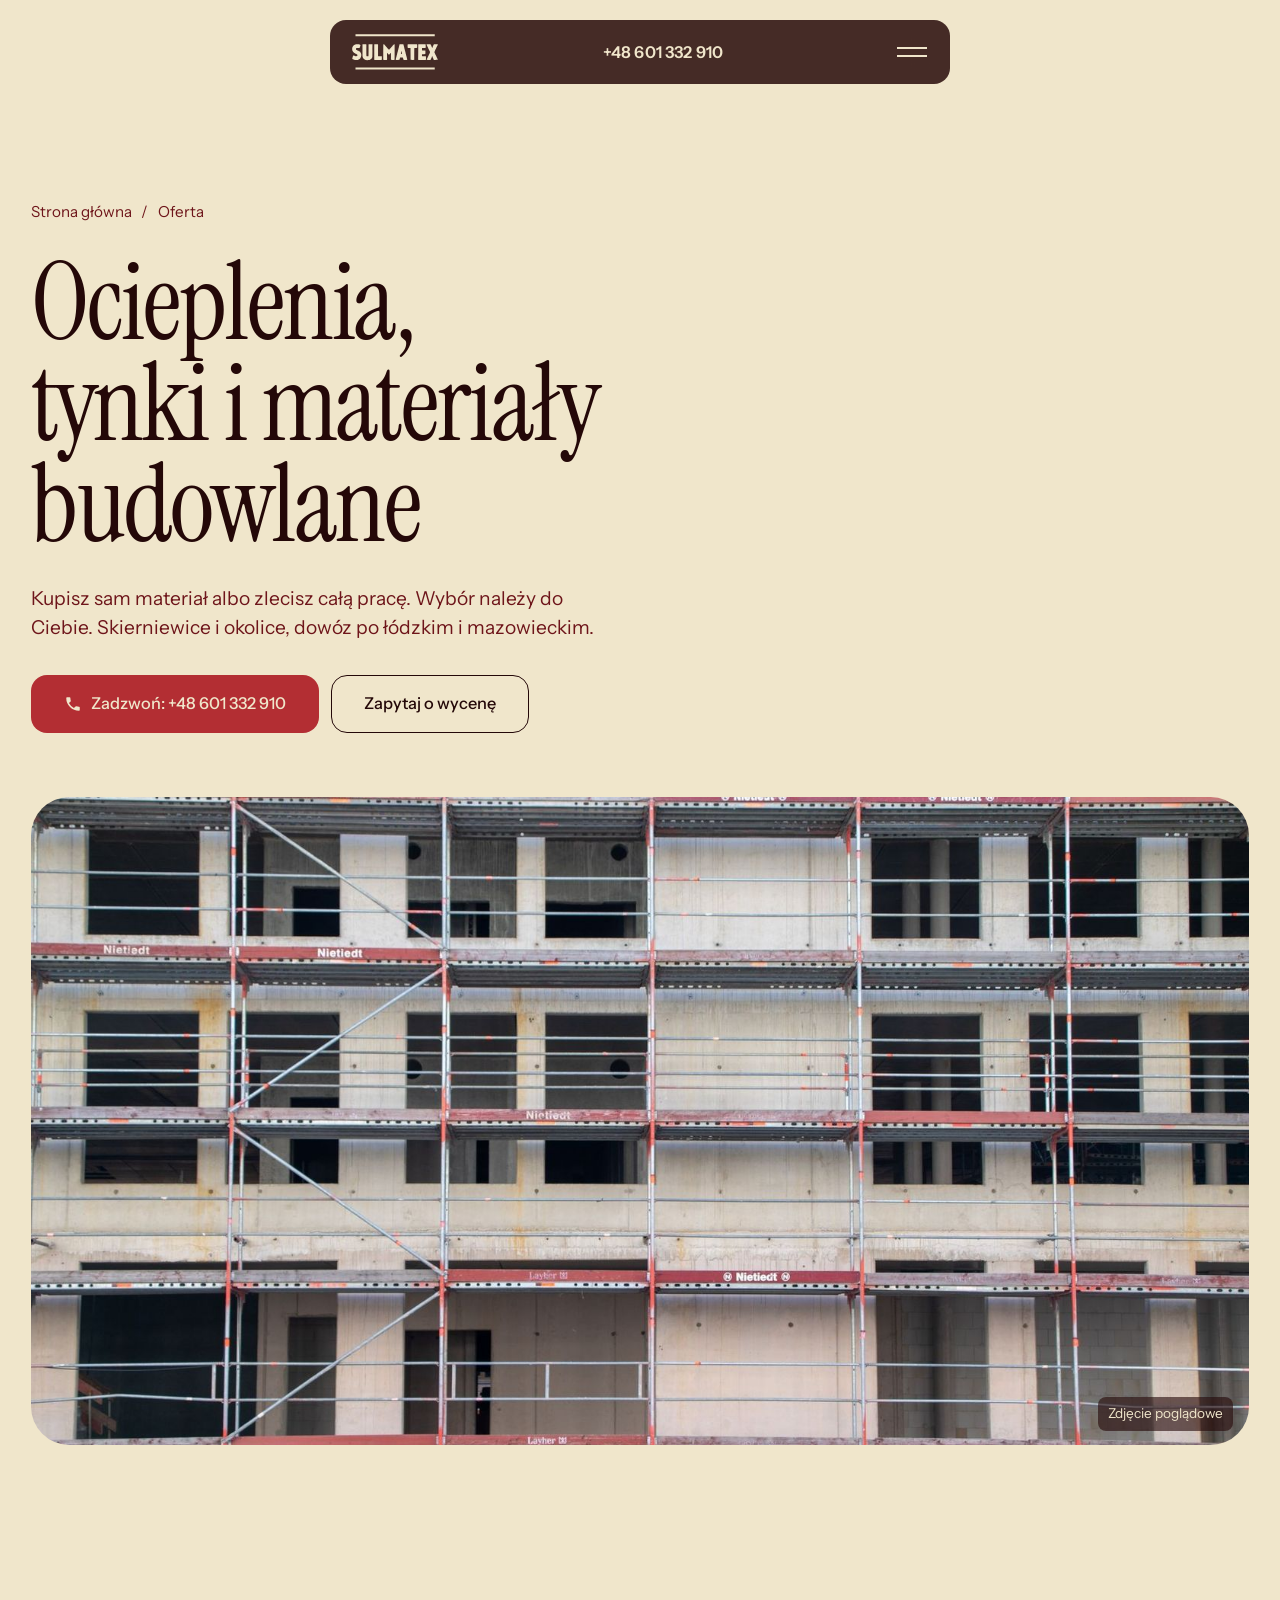
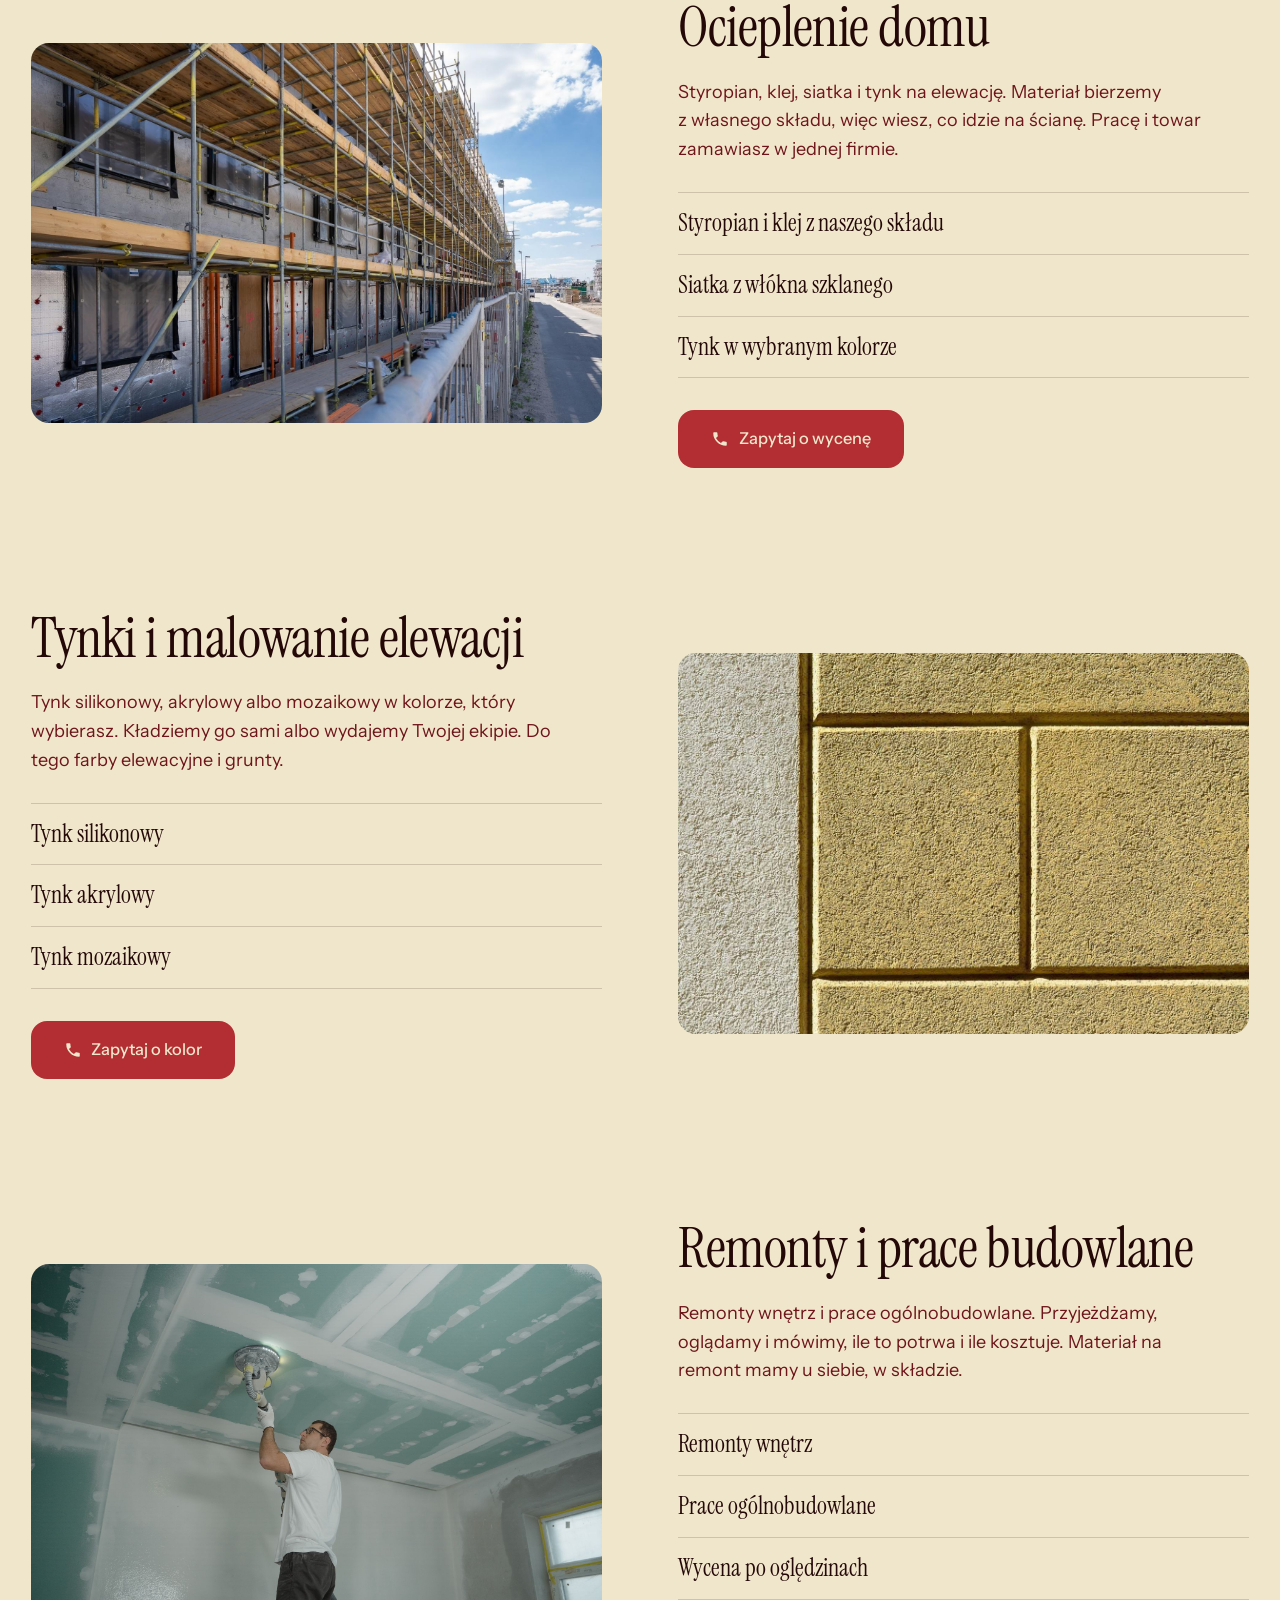
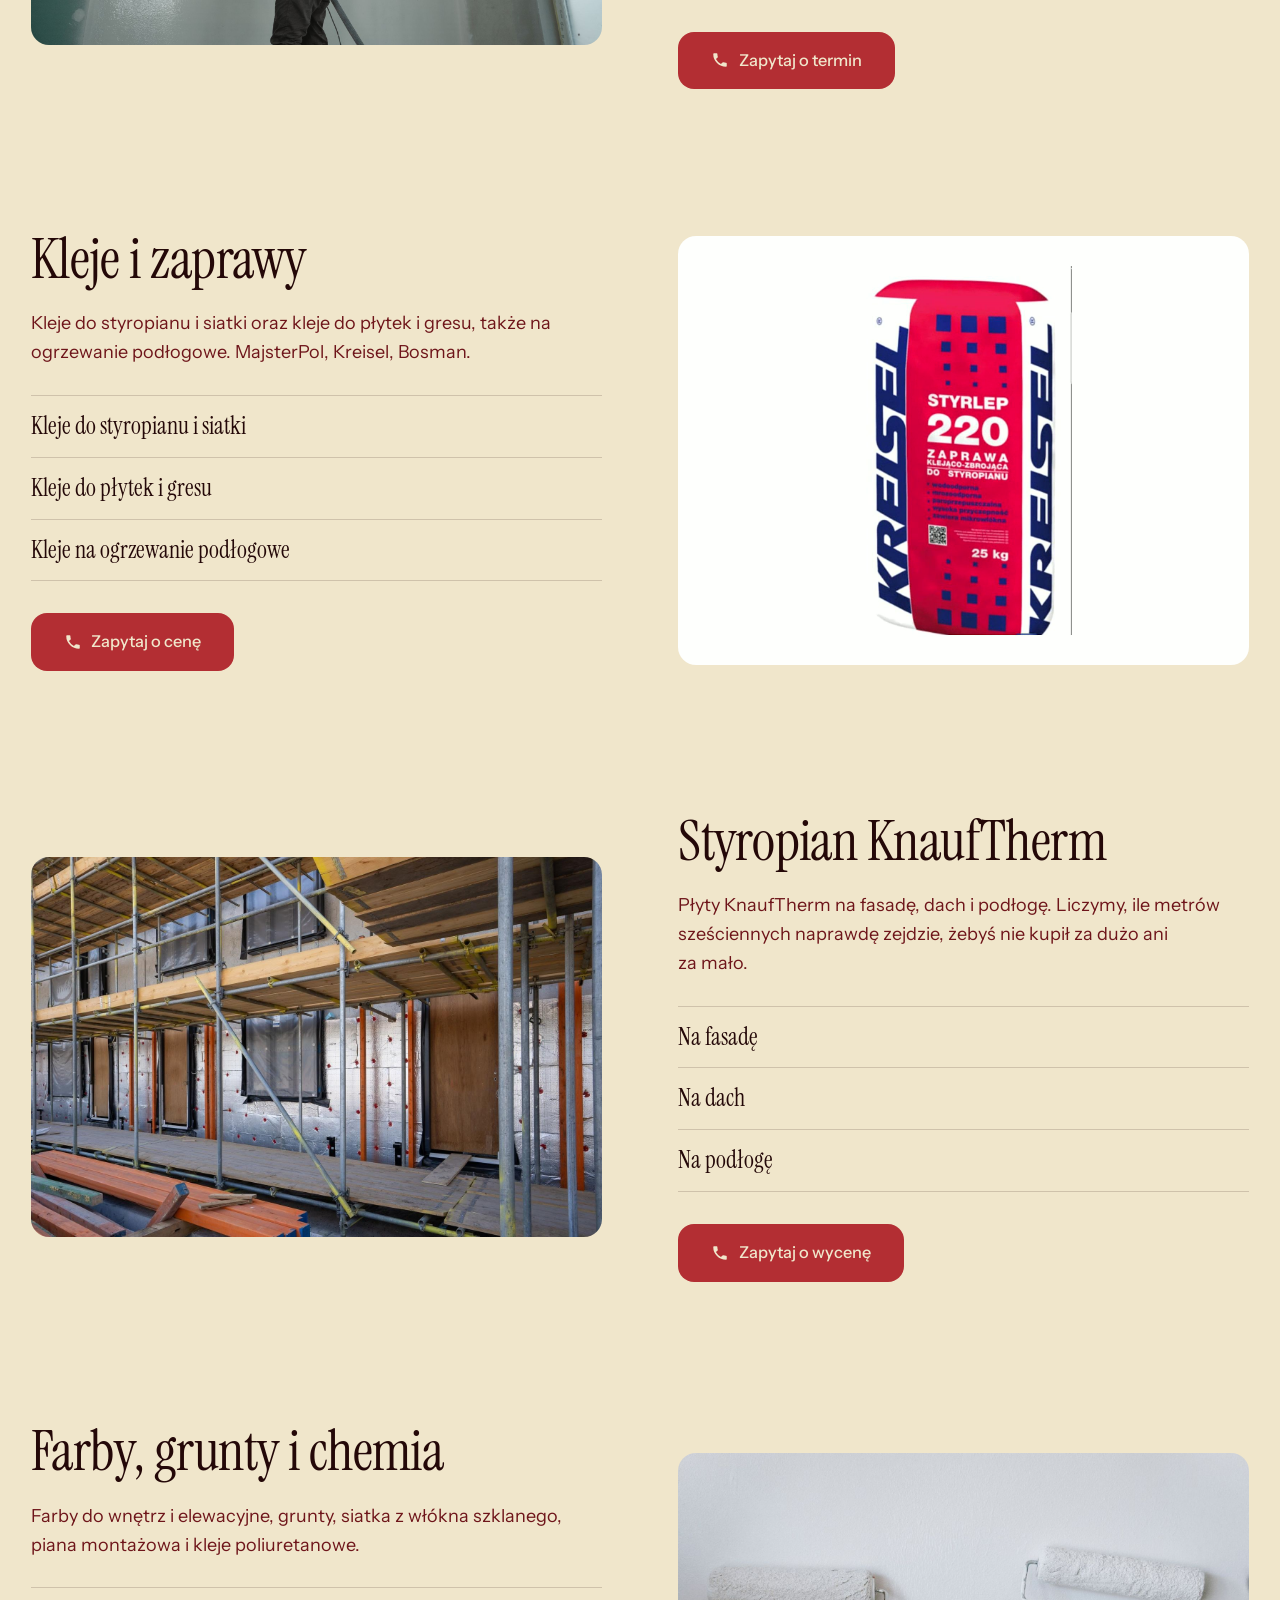
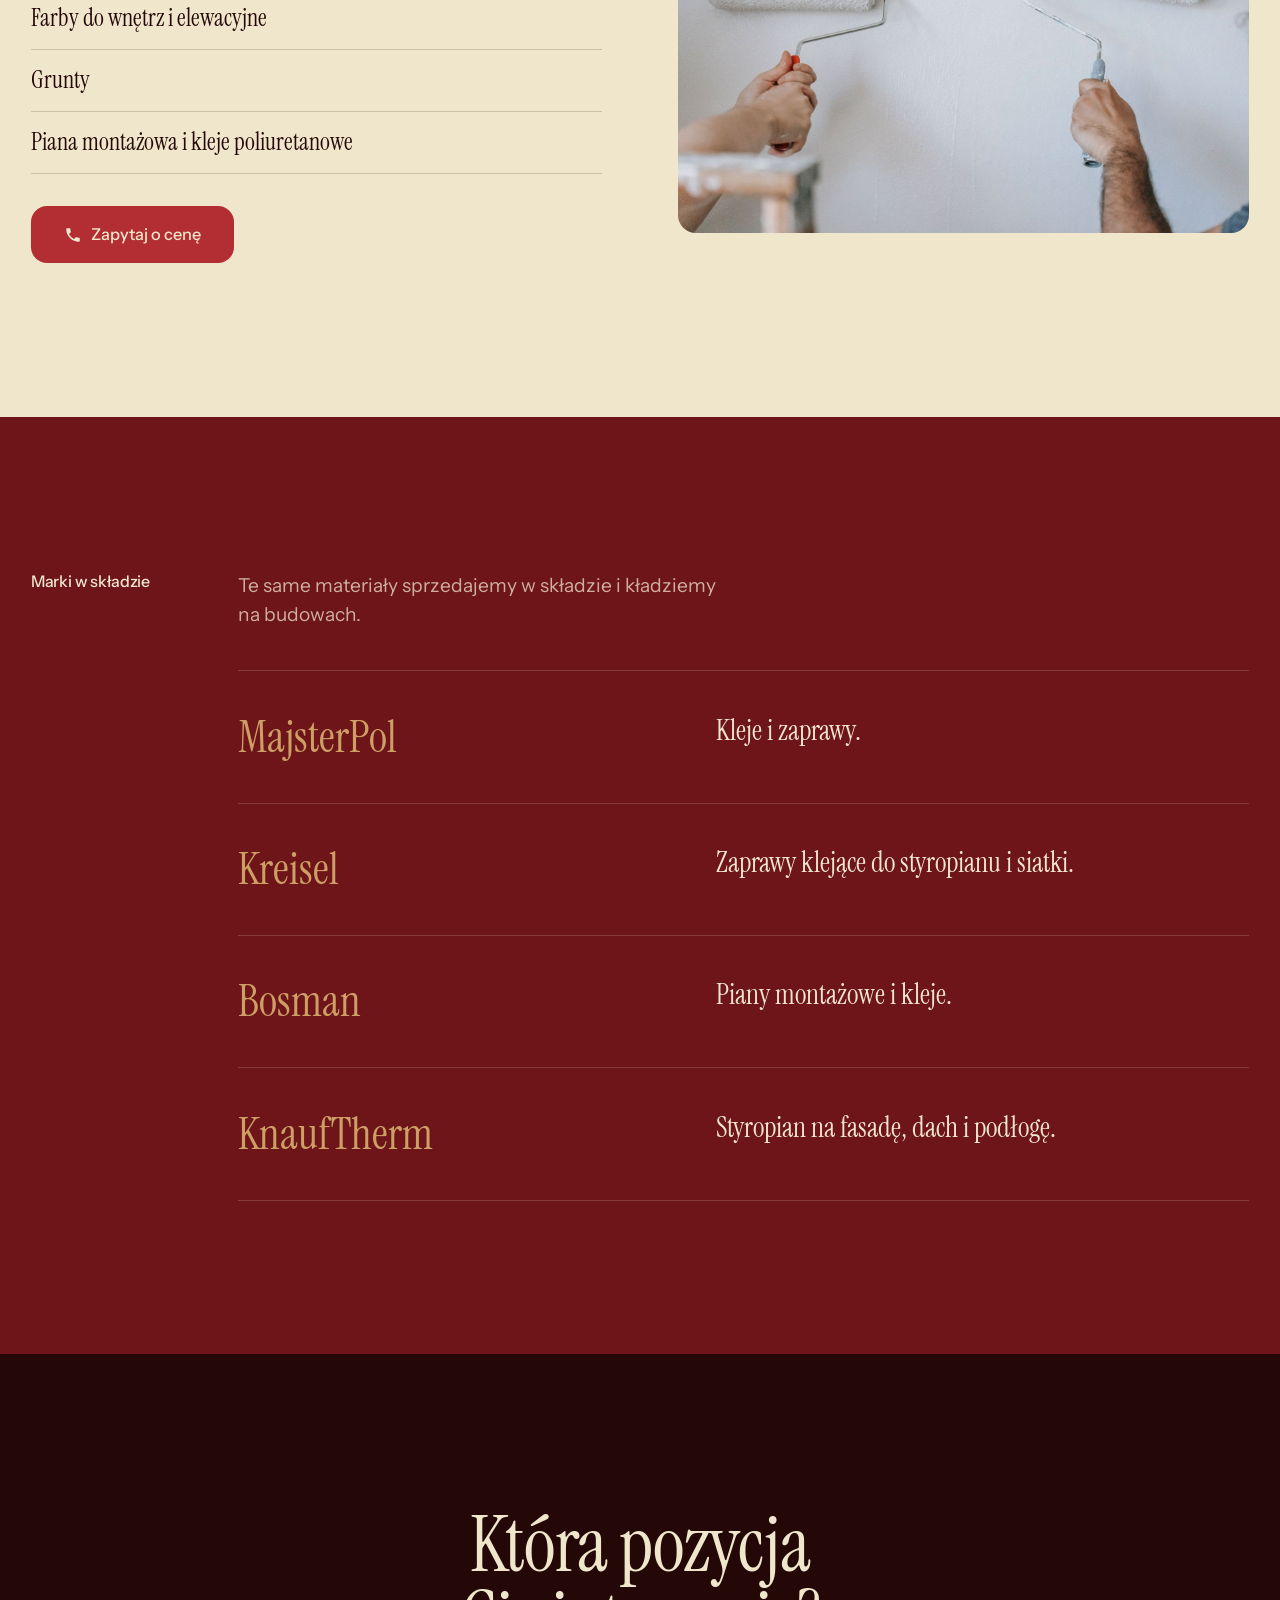
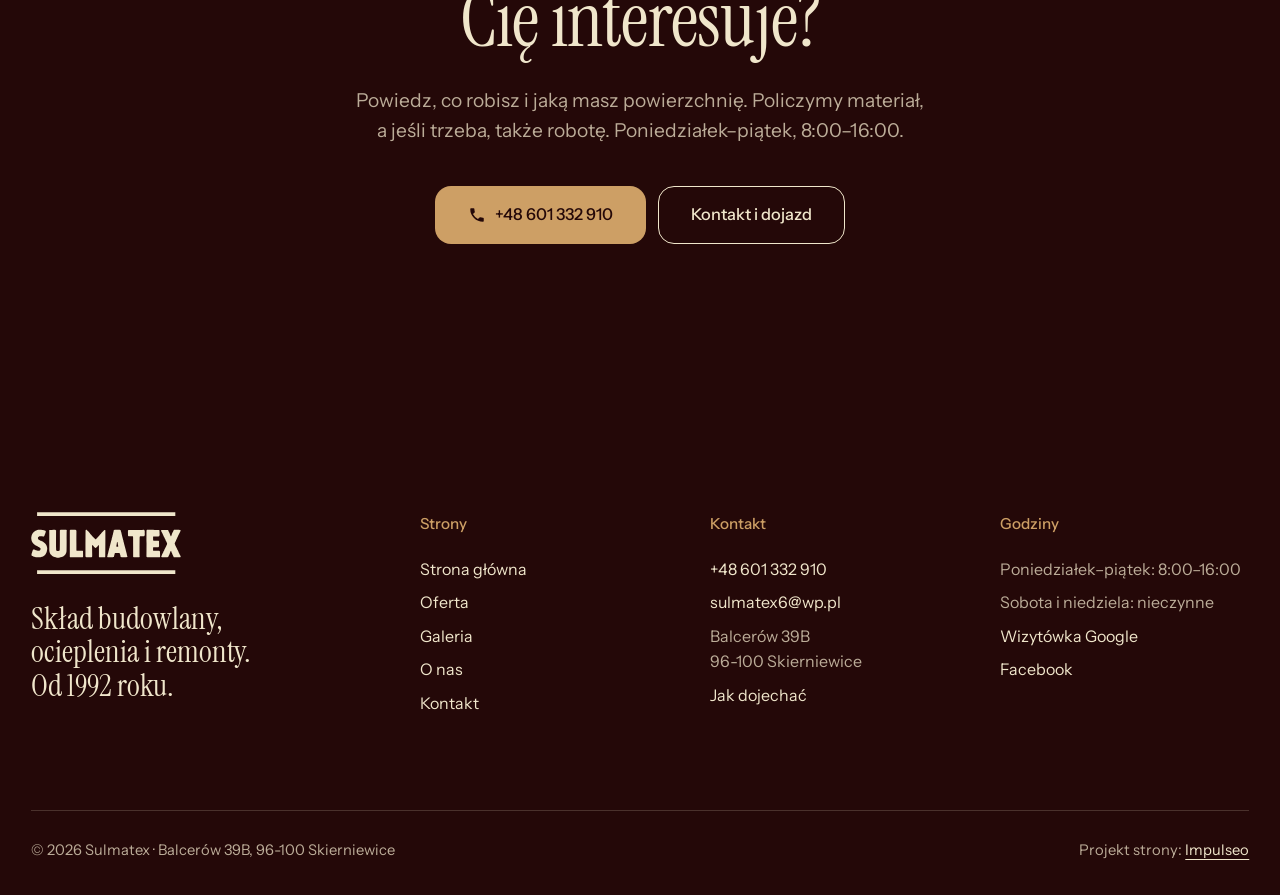
<file: oferta.html>
<!DOCTYPE html>
<html lang="pl">
<head>
<meta charset="UTF-8">
<meta name="viewport" content="width=device-width, initial-scale=1.0">
<title>Oferta - Sulmatex, skład budowlany i remonty Skierniewice</title>
<meta name="description" content="Ocieplenia domów, tynki i malowanie elewacji, remonty, kleje i zaprawy, styropian, farby i grunty. Skierniewice, dowóz na terenie województwa łódzkiego i mazowieckiego.">
<link rel="canonical" href="https://impulseo-pl.github.io/sulmatex/oferta.html">
<meta name="robots" content="noindex, nofollow">
<meta name="theme-color" content="#240808">
<meta property="og:type" content="website">
<meta property="og:locale" content="pl_PL">
<meta property="og:site_name" content="Sulmatex">
<meta property="og:title" content="Oferta - Sulmatex, skład budowlany i remonty Skierniewice">
<meta property="og:description" content="Ocieplenia domów, tynki i malowanie elewacji, remonty, kleje i zaprawy, styropian, farby i grunty. Skierniewice, dowóz na terenie województwa łódzkiego i mazowieckiego.">
<meta property="og:url" content="https://impulseo-pl.github.io/sulmatex/oferta.html">
<meta property="og:image" content="https://impulseo-pl.github.io/sulmatex/img/og.jpg">
<meta property="og:image:width" content="1200">
<meta property="og:image:height" content="630">
<meta name="twitter:card" content="summary_large_image">
<script>document.documentElement.classList.add('js')</script>
<link rel="preconnect" href="https://fonts.googleapis.com">
<link rel="preconnect" href="https://fonts.gstatic.com" crossorigin>
<link href="https://fonts.googleapis.com/css2?family=Instrument+Sans:wght@400..600&family=Instrument+Serif&display=swap" rel="stylesheet">
<link rel="stylesheet" href="assets/styles.css?v=20261118b">
<script src="assets/lenis.min.js?v=1.1.20" defer></script>
<script src="assets/main.js?v=20261118b" defer></script>
</head>
<body>
<a class="skip" href="#tresc">Przejdź do treści</a>
<header class="pill">
  <a class="pill-logo" href="index.html" aria-label="Sulmatex - strona główna"><svg viewBox="400 420 34600 14374" aria-hidden="true" focusable="false"><path d="M1803 490H33688V1357H1803Z"/><path d="M2697 4537c-4 3 -141 5 -306 4c-337 -2 -449 10 -561 59c-36 15 -76 31 -90 35c-14 4 -47 19 -74 32c-27 14 -72 32 -100 40c-49 14 -164 75 -216 115c-14 10 -48 29 -76 43c-29 13 -61 37 -73 53c-11 17 -46 44 -77 62c-81 46 -298 269 -331 340c-14 30 -44 84 -68 120c-89 135 -162 305 -190 440c-74 358 -88 512 -65 710c6 47 15 121 20 165c4 44 18 108 29 143c12 35 21 87 21 121c0 51 6 71 51 157c65 124 139 244 190 309c21 27 51 74 65 104c36 77 197 244 282 294c37 21 83 53 102 71c51 47 130 100 186 125c27 12 63 35 79 51c17 15 95 62 175 102c80 41 162 86 182 100c20 14 72 40 116 57c44 18 91 45 106 60c16 16 71 45 137 72c96 38 123 54 201 122c50 43 98 82 108 87c10 6 33 35 51 66c30 54 31 59 26 138c-9 129 -38 198 -119 282c-120 124 -204 148 -473 138c-185 -7 -183 -6 -395 -99c-47 -20 -141 -50 -209 -66c-120 -28 -137 -35 -217 -91c-50 -35 -170 -55 -231 -39c-78 21 -139 113 -168 251c-9 44 -27 91 -44 117c-16 24 -32 63 -36 86c-3 23 -17 76 -30 117c-13 41 -31 102 -40 135c-9 32 -28 81 -41 108c-15 28 -29 79 -34 120c-4 40 -13 85 -20 102c-6 16 -18 70 -26 120c-31 188 30 306 179 343c24 6 58 22 77 36c132 93 216 126 323 126c60 0 110 18 120 44c9 23 56 43 127 56c36 6 88 18 115 26c128 36 895 49 1110 18c159 -23 303 -61 355 -94c25 -16 72 -36 105 -45c73 -21 179 -76 220 -115c17 -15 52 -41 78 -57c123 -76 374 -319 419 -406c10 -20 34 -49 53 -64c22 -18 41 -45 50 -74c9 -25 49 -111 89 -190c58 -114 76 -160 86 -219c6 -41 25 -127 41 -190c16 -63 36 -165 44 -225c8 -61 22 -156 31 -212c17 -107 15 -152 -10 -266c-9 -37 -23 -120 -31 -185c-18 -135 -83 -349 -117 -378c-11 -11 -30 -40 -42 -65c-12 -25 -35 -67 -52 -95c-17 -27 -52 -85 -77 -129c-62 -106 -252 -301 -337 -345c-14 -7 -54 -40 -90 -74c-36 -34 -85 -70 -110 -80c-98 -41 -152 -69 -202 -107c-29 -22 -76 -48 -105 -59c-69 -26 -230 -107 -238 -120c-7 -12 -92 -36 -156 -45c-34 -4 -74 -24 -145 -70c-67 -43 -116 -68 -151 -75c-35 -8 -61 -20 -77 -38c-93 -102 -166 -195 -177 -228c-18 -55 -15 -304 5 -343c32 -62 139 -157 226 -202l85 -44l255 0c256 0 394 12 604 52c97 18 131 12 190 -34c59 -46 145 -188 180 -299c14 -43 37 -117 52 -164c15 -47 34 -101 44 -120c9 -19 25 -64 34 -100c10 -36 31 -95 47 -132c42 -97 83 -310 68 -356c-26 -78 -107 -140 -212 -162c-64 -13 -281 -85 -372 -124c-47 -20 -77 -26 -140 -26c-44 0 -123 -7 -175 -15c-100 -15 -202 -19 -213 -8Z"/><path d="M5796 4537c-4 5 -242 8 -529 9c-489 0 -525 2 -577 20c-85 30 -120 101 -89 181c8 19 12 214 14 618c6 1300 8 1832 7 2315c0 278 1 775 2 1105l2 600l32 118c17 64 36 161 42 215c13 112 39 177 104 260c24 31 52 77 62 102c21 56 76 132 109 154c14 9 44 42 68 74c70 95 215 227 278 255c31 14 82 48 114 77c65 59 108 80 160 80c29 0 45 8 77 39c57 57 221 109 373 121c109 8 167 23 270 71c112 52 553 36 736 -27c78 -27 130 -38 211 -45c181 -15 289 -51 344 -116c28 -34 36 -37 101 -44c86 -9 120 -26 193 -93c30 -28 90 -78 134 -111c43 -32 102 -88 131 -124c29 -36 85 -98 124 -138c47 -48 81 -92 98 -130c15 -32 40 -79 56 -106c56 -91 121 -310 142 -477c4 -30 13 -78 20 -106c11 -42 14 -481 15 -2295c2 -2160 3 -2247 21 -2321c26 -107 25 -153 -7 -195c-61 -81 -93 -84 -749 -83c-713 1 -742 4 -803 89l-29 39l5 1519c4 1778 -8 3025 -32 3071c-23 45 -91 100 -138 112c-24 6 -75 20 -114 31c-94 26 -145 24 -301 -10c-147 -33 -179 -46 -217 -92c-57 -68 -56 -58 -66 -512c-13 -594 -14 -3809 -1 -3972c15 -189 -7 -228 -147 -266c-67 -19 -231 -26 -246 -12Z"/><path d="M9776 4522l-299 6l-40 29c-22 15 -50 41 -61 56l-21 28l-3 3058l-3 3057l22 28c51 65 101 78 354 88c279 12 2322 3 2450 -11c96 -10 188 -39 221 -70c20 -18 21 -27 17 -642c-4 -723 -2 -698 -48 -738c-58 -50 -65 -51 -760 -51c-357 0 -660 -3 -673 -6c-57 -16 -54 84 -59 -1758c-3 -949 -1 -1921 5 -2216c6 -320 6 -548 1 -584c-13 -82 -65 -211 -92 -228c-86 -55 -261 -63 -1011 -46Z"/><path d="M13105 4541c-58 16 -95 67 -116 155c-15 69 -14 6036 2 6065c6 12 49 39 95 61l85 41l167 8c92 5 343 7 557 4l390 -3l95 -36c152 -57 137 23 133 -712c-4 -698 -18 -1394 -33 -1669c-9 -170 -2 -343 15 -388c12 -29 42 -19 99 33c31 27 69 56 85 65c17 8 46 38 64 65c66 97 412 447 462 466c50 18 123 10 188 -21c63 -31 341 -319 416 -433c22 -32 50 -66 64 -75c13 -8 45 -34 71 -56c78 -67 108 -49 125 74c6 44 7 531 2 1320c-9 1431 -20 1280 95 1327c111 46 180 51 594 44c546 -9 689 -25 782 -89c28 -18 32 -6050 4 -6133c-29 -88 -98 -127 -177 -100c-56 20 -145 82 -177 124c-15 20 -57 67 -94 103c-38 37 -68 72 -68 79c0 7 -51 64 -114 129c-123 126 -330 366 -370 430c-14 22 -47 56 -73 76c-45 34 -66 57 -176 191c-27 33 -126 142 -220 243c-95 101 -181 200 -192 219c-11 20 -39 49 -62 66c-23 17 -59 54 -80 82c-51 68 -132 161 -223 254c-41 42 -95 100 -120 128c-52 59 -97 69 -156 33c-45 -28 -394 -378 -444 -446c-24 -33 -85 -101 -135 -150c-114 -113 -211 -223 -302 -345c-72 -96 -108 -134 -175 -184c-21 -15 -55 -53 -77 -84c-21 -31 -49 -66 -61 -77c-12 -11 -41 -47 -63 -80c-57 -83 -127 -165 -247 -286c-57 -57 -128 -136 -158 -174c-31 -39 -120 -134 -200 -213l-144 -142l-52 1c-28 0 -65 5 -81 10Z"/><path d="M19615 4557c-104 24 -155 90 -155 200c0 37 -6 101 -14 143c-8 41 -19 101 -25 133c-5 31 -23 94 -40 140c-16 45 -38 129 -50 187c-44 232 -81 388 -104 445c-14 33 -30 91 -36 130c-17 96 -59 260 -81 315c-10 25 -21 63 -25 85c-3 22 -15 71 -25 110c-11 38 -29 119 -40 180c-24 128 -80 332 -116 424c-14 35 -31 104 -39 155c-7 50 -23 120 -33 156c-11 36 -30 110 -42 165c-13 55 -33 124 -46 153c-13 29 -34 105 -48 170c-14 64 -36 169 -49 232c-14 64 -39 156 -56 205c-20 58 -35 124 -41 186c-5 53 -16 116 -25 140c-9 24 -27 75 -39 114c-13 38 -33 90 -44 115c-11 25 -28 85 -37 135c-42 225 -87 421 -105 462c-11 24 -31 95 -45 156c-14 62 -37 159 -51 217c-15 58 -33 136 -41 175c-9 38 -26 88 -39 110c-27 47 -39 96 -54 225c-7 52 -25 135 -40 185c-85 271 -84 277 69 326l96 31l384 10c540 15 748 4 852 -44c95 -45 98 -48 115 -169c14 -105 38 -192 99 -374c20 -58 36 -131 40 -175c9 -102 27 -148 80 -200l46 -45l472 0c518 0 499 -2 558 62c26 28 74 159 100 273c6 30 22 77 35 105c28 62 50 165 64 303c15 151 20 160 150 217l85 37l235 10c166 7 333 6 568 -2l334 -12l101 -34c56 -18 108 -41 115 -51c18 -24 9 -105 -22 -197c-30 -87 -89 -327 -122 -495c-23 -119 -50 -216 -100 -366c-12 -39 -27 -106 -33 -150c-10 -77 -41 -186 -76 -270c-10 -22 -26 -94 -36 -160c-11 -66 -27 -142 -35 -169c-9 -27 -26 -87 -39 -135c-23 -92 -56 -206 -110 -391c-19 -63 -37 -144 -41 -180c-3 -36 -17 -90 -30 -120c-14 -31 -43 -141 -64 -245c-67 -318 -80 -376 -95 -404c-7 -15 -23 -65 -35 -112c-12 -46 -34 -125 -50 -176c-17 -54 -33 -133 -39 -189c-7 -84 -12 -101 -41 -142c-27 -39 -35 -64 -51 -165c-26 -159 -95 -434 -120 -474c-11 -18 -28 -79 -38 -140c-26 -150 -96 -439 -120 -493c-10 -25 -31 -119 -45 -210c-30 -191 -65 -328 -102 -402c-17 -33 -31 -87 -41 -152c-15 -103 -62 -226 -96 -254c-8 -7 -58 -20 -109 -27c-133 -20 -1235 -18 -1323 2Zm729 2780c19 38 34 118 46 238c14 147 79 494 126 665c21 80 15 113 -33 156c-92 84 -338 64 -381 -32c-21 -45 -1 -221 44 -396c8 -31 23 -141 35 -245c21 -198 47 -298 94 -373c30 -47 49 -50 69 -13Z"/><path d="M26080 4547c-52 2 -789 4 -1637 5c-1540 3 -1542 3 -1569 24c-104 77 -110 123 -106 759c3 519 5 535 69 597c89 85 71 82 580 88l451 5l26 24c65 62 60 -149 66 2402c5 2243 6 2307 24 2328c10 11 55 35 99 52c114 44 242 51 773 45c473 -5 475 -5 569 -60c64 -38 72 -61 50 -133c-35 -112 -31 -4430 4 -4543c6 -20 27 -51 46 -70c44 -43 109 -48 583 -49c346 -1 349 -2 421 -67c49 -43 113 -170 113 -224c0 -19 -3 -175 -7 -345c-4 -180 -3 -359 3 -426c18 -219 -40 -360 -165 -403c-46 -16 -112 -17 -393 -9Z"/><path d="M27480 4539c-328 7 -340 10 -398 75c-17 20 -32 40 -32 44c0 4 0 1350 -1 2992c0 1718 -4 3008 -9 3040c-8 43 -6 59 6 78c21 32 126 80 205 94c91 16 2638 17 2726 1c76 -14 169 -57 185 -86c9 -17 11 -162 9 -601c-4 -746 -2 -738 -160 -786c-61 -19 -86 -20 -645 -15c-716 6 -754 3 -794 -79c-15 -29 -19 -494 -6 -616c14 -137 -16 -131 592 -131c537 1 571 -2 683 -60c77 -39 106 -122 101 -294c-1 -17 -4 -257 -6 -535c-3 -278 -6 -508 -6 -512c0 -19 -70 -84 -110 -102c-43 -20 -58 -20 -350 -16c-168 3 -413 5 -545 5c-383 -1 -360 31 -360 -502c0 -446 -2 -435 85 -460c71 -21 492 -27 846 -13l321 12l68 -36c37 -20 73 -36 80 -36c66 0 137 -288 103 -420c-7 -26 -12 -147 -14 -290c-5 -588 -6 -599 -37 -653c-54 -91 -13 -87 -1097 -92c-470 -2 -920 -5 -1000 -8c-80 -2 -278 -1 -440 2Z"/><path d="M33541 4542c-142 11 -178 22 -228 72c-35 35 -43 51 -49 95c-4 29 -17 67 -29 86c-13 18 -30 57 -39 87c-8 30 -27 64 -40 77c-14 13 -32 45 -41 70c-8 25 -24 59 -36 76c-67 98 -149 300 -244 600c-73 230 -75 234 -120 281c-49 52 -57 53 -94 16c-21 -21 -30 -43 -40 -102c-11 -70 -51 -173 -121 -315c-17 -33 -37 -94 -45 -135c-9 -43 -28 -95 -44 -122c-16 -25 -32 -57 -36 -70c-13 -45 -108 -243 -131 -273c-23 -32 -80 -171 -107 -266c-20 -67 -65 -132 -109 -156c-30 -16 -87 -17 -733 -18c-782 0 -756 -2 -830 69c-57 54 -58 81 -6 167c22 36 44 85 51 109c6 25 24 65 39 90c14 25 32 57 38 72c7 14 27 46 46 71c19 25 38 62 42 84c7 40 84 209 116 254c10 14 26 48 37 76c11 28 30 66 44 84c14 19 33 58 43 88c10 30 26 69 36 86c10 17 27 56 38 86c22 65 74 169 111 224c15 22 37 71 50 110c35 106 54 145 99 205c22 30 48 75 57 100c9 25 23 64 31 87c8 24 37 77 65 119c39 60 53 93 64 151c15 78 19 88 89 198c25 38 54 90 65 115c11 25 30 63 42 85c93 174 115 220 140 304c41 136 45 180 20 238c-11 27 -23 64 -27 83c-7 38 -70 167 -115 240c-16 25 -36 76 -44 114c-9 37 -26 81 -37 97c-45 63 -172 318 -188 376c-6 21 -27 58 -46 82c-19 24 -40 62 -46 85c-20 79 -30 103 -55 137c-38 51 -100 178 -119 245c-22 74 -39 108 -80 159c-33 41 -75 116 -75 135c0 15 -88 218 -112 260c-11 19 -33 66 -47 105c-15 38 -49 101 -75 140c-31 46 -55 99 -72 155c-27 91 -31 101 -117 256c-65 116 -98 227 -79 268c6 14 42 43 83 67c99 57 143 60 807 57l538 -3l40 -26c21 -14 61 -35 87 -47c46 -20 49 -25 97 -127c27 -58 56 -129 65 -158c8 -28 27 -69 41 -90c14 -21 31 -55 39 -75c7 -21 28 -60 48 -89c19 -29 37 -70 41 -95c4 -24 15 -58 26 -76c31 -51 106 -260 124 -344c8 -43 26 -99 40 -126c13 -26 28 -66 32 -88c13 -76 63 -134 114 -134c59 0 111 73 125 175c9 68 78 277 109 329c14 24 34 74 45 112c25 92 74 205 109 257c28 40 122 237 122 255c0 4 16 32 35 62c29 46 35 64 35 111c0 69 20 99 93 136c51 26 57 27 327 36c500 15 1019 -4 1141 -42c98 -31 123 -54 115 -105c-13 -96 -28 -144 -60 -191c-19 -28 -60 -106 -91 -175c-32 -69 -70 -143 -85 -165c-15 -22 -39 -76 -54 -120c-25 -77 -59 -142 -111 -214c-14 -19 -34 -65 -45 -102c-24 -78 -90 -227 -121 -270c-11 -16 -33 -66 -48 -111c-38 -111 -67 -171 -97 -199c-13 -13 -32 -48 -41 -79c-17 -60 -81 -185 -120 -237c-14 -18 -34 -67 -45 -110c-21 -85 -52 -145 -103 -202c-41 -46 -50 -64 -64 -130c-15 -70 -65 -185 -107 -241c-18 -25 -44 -77 -58 -115c-15 -37 -30 -73 -35 -79c-4 -6 -27 -59 -50 -118c-59 -153 -57 -265 8 -345c18 -22 52 -91 77 -154c24 -63 55 -130 68 -150c55 -83 97 -181 105 -246c7 -57 12 -69 44 -98c45 -41 93 -137 110 -218c16 -72 20 -80 97 -198c41 -63 59 -101 64 -136c4 -27 24 -76 45 -113c62 -105 107 -201 120 -255c7 -28 25 -68 40 -90c46 -66 99 -177 111 -232c7 -30 24 -68 42 -90c34 -43 79 -135 114 -236c12 -37 38 -86 57 -110c40 -49 67 -101 91 -173c9 -29 35 -82 58 -120c48 -79 88 -174 88 -207c0 -13 -14 -44 -30 -69c-41 -61 -87 -80 -210 -84c-210 -8 -1052 -9 -1149 -2Z"/><path d="M1803 13857H33688V14724H1803Z"/></svg></a>
  <a class="pill-phone" href="tel:+48601332910">+48 601 332 910</a>
  <button class="burger" type="button" aria-expanded="false" aria-controls="menu" aria-label="Otwórz menu"><i></i><i></i></button>
</header>
<div class="menu" id="menu" aria-hidden="true">
  <div class="menu-grid">
    <nav class="menu-links" aria-label="Menu główne">
      <a href="index.html">Strona główna</a>
      <a href="oferta.html" aria-current="page">Oferta</a>
      <a href="realizacje.html">Galeria</a>
      <a href="o-nas.html">O nas</a>
      <a href="kontakt.html">Kontakt</a>
    </nav>
    <div class="menu-side">
      <div><b>Telefon</b><a href="tel:+48601332910">+48 601 332 910</a></div>
      <div><b>Skład</b>Balcerów 39B, 96-100 Skierniewice</div>
      <div><b>Godziny</b>Poniedziałek–piątek, 8:00–16:00</div>
    </div>
  </div>
</div>
<main id="tresc">
<section class="phead bone">
  <div class="wrap">
    <nav class="crumbs" aria-label="Okruszki"><a href="index.html">Strona główna</a><span aria-hidden="true">/</span><span aria-current="page">Oferta</span></nav>
    <h1>Ocieplenia, tynki i&nbsp;materiały budowlane</h1>
    <p class="lead">Kupisz sam materiał albo zlecisz całą pracę. Wybór należy do Ciebie. Skierniewice i&nbsp;okolice, dowóz po łódzkim i&nbsp;mazowieckim.</p>
    <div class="btn-row" style="margin-top:32px"><a class="btn btn-main" href="tel:+48601332910"><svg class="ico" viewBox="0 0 24 24" fill="none" aria-hidden="true"><path d="M6.6 10.8a15.5 15.5 0 0 0 6.6 6.6l2.2-2.2a1 1 0 0 1 1-.24 11.4 11.4 0 0 0 3.6.58 1 1 0 0 1 1 1V20a1 1 0 0 1-1 1A17 17 0 0 1 3 4a1 1 0 0 1 1-1h3.5a1 1 0 0 1 1 1c0 1.25.2 2.45.57 3.57a1 1 0 0 1-.25 1L6.6 10.8Z" fill="currentColor"/></svg>Zadzwoń: +48 601 332 910</a><a class="btn btn-line" href="kontakt.html#formularz">Zapytaj o&nbsp;wycenę</a></div>
  </div>
</section>
<figure class="phead-img up" style="margin-block:0"><img src="img/g2.jpg" width="1600" height="1066" alt="Budynek w&nbsp;trakcie prac elewacyjnych na rusztowaniu (zdjęcie poglądowe)"><figcaption class="poglad">Zdjęcie poglądowe</figcaption></figure>
<section class="sec bone">
  <div class="wrap offer">
    <article class="off up" id="ocieplenie">
      <figure class="off-fig"><img src="img/ocieplenie.jpg" width="1600" height="1066" alt="Ocieplanie budynku na rusztowaniu (zdjęcie poglądowe)" loading="lazy"></figure>
      <div>
        <h2>Ocieplenie domu</h2>
        <p>Styropian, klej, siatka i&nbsp;tynk na elewację. Materiał bierzemy z&nbsp;własnego składu, więc wiesz, co idzie na ścianę. Pracę i&nbsp;towar zamawiasz w&nbsp;jednej firmie.</p>
        <ul><li>Styropian i&nbsp;klej z&nbsp;naszego składu</li><li>Siatka z&nbsp;włókna szklanego</li><li>Tynk w&nbsp;wybranym kolorze</li></ul>
        <a class="btn btn-main" href="tel:+48601332910"><svg class="ico" viewBox="0 0 24 24" fill="none" aria-hidden="true"><path d="M6.6 10.8a15.5 15.5 0 0 0 6.6 6.6l2.2-2.2a1 1 0 0 1 1-.24 11.4 11.4 0 0 0 3.6.58 1 1 0 0 1 1 1V20a1 1 0 0 1-1 1A17 17 0 0 1 3 4a1 1 0 0 1 1-1h3.5a1 1 0 0 1 1 1c0 1.25.2 2.45.57 3.57a1 1 0 0 1-.25 1L6.6 10.8Z" fill="currentColor"/></svg>Zapytaj o&nbsp;wycenę</a>
      </div>
    </article>
    <article class="off up" id="tynki">
      <figure class="off-fig"><img src="img/g3.jpg" width="1200" height="800" alt="Elewacja z&nbsp;tynkiem w&nbsp;ciepłym kolorze i&nbsp;boniowaniem" loading="lazy"></figure>
      <div>
        <h2>Tynki i&nbsp;malowanie elewacji</h2>
        <p>Tynk silikonowy, akrylowy albo mozaikowy w&nbsp;kolorze, który wybierasz. Kładziemy go sami albo wydajemy Twojej ekipie. Do tego farby elewacyjne i&nbsp;grunty.</p>
        <ul><li>Tynk silikonowy</li><li>Tynk akrylowy</li><li>Tynk mozaikowy</li></ul>
        <a class="btn btn-main" href="tel:+48601332910"><svg class="ico" viewBox="0 0 24 24" fill="none" aria-hidden="true"><path d="M6.6 10.8a15.5 15.5 0 0 0 6.6 6.6l2.2-2.2a1 1 0 0 1 1-.24 11.4 11.4 0 0 0 3.6.58 1 1 0 0 1 1 1V20a1 1 0 0 1-1 1A17 17 0 0 1 3 4a1 1 0 0 1 1-1h3.5a1 1 0 0 1 1 1c0 1.25.2 2.45.57 3.57a1 1 0 0 1-.25 1L6.6 10.8Z" fill="currentColor"/></svg>Zapytaj o&nbsp;kolor</a>
      </div>
    </article>
    <article class="off up" id="remonty">
      <figure class="off-fig"><img src="img/g7.jpg" width="1880" height="1253" alt="Szlifowanie sufitu podczas remontu wnętrza" loading="lazy"></figure>
      <div>
        <h2>Remonty i&nbsp;prace budowlane</h2>
        <p>Remonty wnętrz i&nbsp;prace ogólnobudowlane. Przyjeżdżamy, oglądamy i&nbsp;mówimy, ile to potrwa i&nbsp;ile kosztuje. Materiał na remont mamy u&nbsp;siebie, w&nbsp;składzie.</p>
        <ul><li>Remonty wnętrz</li><li>Prace ogólnobudowlane</li><li>Wycena po oględzinach</li></ul>
        <a class="btn btn-main" href="tel:+48601332910"><svg class="ico" viewBox="0 0 24 24" fill="none" aria-hidden="true"><path d="M6.6 10.8a15.5 15.5 0 0 0 6.6 6.6l2.2-2.2a1 1 0 0 1 1-.24 11.4 11.4 0 0 0 3.6.58 1 1 0 0 1 1 1V20a1 1 0 0 1-1 1A17 17 0 0 1 3 4a1 1 0 0 1 1-1h3.5a1 1 0 0 1 1 1c0 1.25.2 2.45.57 3.57a1 1 0 0 1-.25 1L6.6 10.8Z" fill="currentColor"/></svg>Zapytaj o&nbsp;termin</a>
      </div>
    </article>
    <article class="off up" id="kleje">
      <figure class="off-fig"><img src="img/g13.jpg" width="1600" height="1200" alt="Kreisel Styrlep 220 - zaprawa klejąco-zbrojąca do styropianu" loading="lazy"></figure>
      <div>
        <h2>Kleje i&nbsp;zaprawy</h2>
        <p>Kleje do styropianu i&nbsp;siatki oraz kleje do płytek i&nbsp;gresu, także na ogrzewanie podłogowe. MajsterPol, Kreisel, Bosman.</p>
        <ul><li>Kleje do styropianu i&nbsp;siatki</li><li>Kleje do płytek i&nbsp;gresu</li><li>Kleje na ogrzewanie podłogowe</li></ul>
        <a class="btn btn-main" href="tel:+48601332910"><svg class="ico" viewBox="0 0 24 24" fill="none" aria-hidden="true"><path d="M6.6 10.8a15.5 15.5 0 0 0 6.6 6.6l2.2-2.2a1 1 0 0 1 1-.24 11.4 11.4 0 0 0 3.6.58 1 1 0 0 1 1 1V20a1 1 0 0 1-1 1A17 17 0 0 1 3 4a1 1 0 0 1 1-1h3.5a1 1 0 0 1 1 1c0 1.25.2 2.45.57 3.57a1 1 0 0 1-.25 1L6.6 10.8Z" fill="currentColor"/></svg>Zapytaj o&nbsp;cenę</a>
      </div>
    </article>
    <article class="off up" id="styropian">
      <figure class="off-fig"><img src="img/styropian.jpg" width="1600" height="1066" alt="Ocieplenie styropianem na budowie" loading="lazy"></figure>
      <div>
        <h2>Styropian KnaufTherm</h2>
        <p>Płyty KnaufTherm na fasadę, dach i&nbsp;podłogę. Liczymy, ile metrów sześciennych naprawdę zejdzie, żebyś nie kupił za dużo ani za mało.</p>
        <ul><li>Na fasadę</li><li>Na dach</li><li>Na podłogę</li></ul>
        <a class="btn btn-main" href="tel:+48601332910"><svg class="ico" viewBox="0 0 24 24" fill="none" aria-hidden="true"><path d="M6.6 10.8a15.5 15.5 0 0 0 6.6 6.6l2.2-2.2a1 1 0 0 1 1-.24 11.4 11.4 0 0 0 3.6.58 1 1 0 0 1 1 1V20a1 1 0 0 1-1 1A17 17 0 0 1 3 4a1 1 0 0 1 1-1h3.5a1 1 0 0 1 1 1c0 1.25.2 2.45.57 3.57a1 1 0 0 1-.25 1L6.6 10.8Z" fill="currentColor"/></svg>Zapytaj o&nbsp;wycenę</a>
      </div>
    </article>
    <article class="off up" id="farby">
      <figure class="off-fig"><img src="img/g4.jpg" width="1600" height="1066" alt="Malowanie ściany wałkami" loading="lazy"></figure>
      <div>
        <h2>Farby, grunty i&nbsp;chemia</h2>
        <p>Farby do wnętrz i&nbsp;elewacyjne, grunty, siatka z&nbsp;włókna szklanego, piana montażowa i&nbsp;kleje poliuretanowe.</p>
        <ul><li>Farby do wnętrz i&nbsp;elewacyjne</li><li>Grunty</li><li>Piana montażowa i&nbsp;kleje poliuretanowe</li></ul>
        <a class="btn btn-main" href="tel:+48601332910"><svg class="ico" viewBox="0 0 24 24" fill="none" aria-hidden="true"><path d="M6.6 10.8a15.5 15.5 0 0 0 6.6 6.6l2.2-2.2a1 1 0 0 1 1-.24 11.4 11.4 0 0 0 3.6.58 1 1 0 0 1 1 1V20a1 1 0 0 1-1 1A17 17 0 0 1 3 4a1 1 0 0 1 1-1h3.5a1 1 0 0 1 1 1c0 1.25.2 2.45.57 3.57a1 1 0 0 1-.25 1L6.6 10.8Z" fill="currentColor"/></svg>Zapytaj o&nbsp;cenę</a>
      </div>
    </article>
  </div>
</section>
<section class="sec bordeaux dark" id="marki">
  <div class="wrap rows">
    <h2 class="label">Marki w&nbsp;składzie</h2>
    <div>
      <p class="lead" style="margin-bottom:40px">Te same materiały sprzedajemy w&nbsp;składzie i&nbsp;kładziemy na budowach.</p>
      <dl class="rows-list" style="margin:0"><div><dt>MajsterPol</dt><dd>Kleje i&nbsp;zaprawy.</dd></div><div><dt>Kreisel</dt><dd>Zaprawy klejące do styropianu i&nbsp;siatki.</dd></div><div><dt>Bosman</dt><dd>Piany montażowe i&nbsp;kleje.</dd></div><div><dt>KnaufTherm</dt><dd>Styropian na fasadę, dach i&nbsp;podłogę.</dd></div></dl>
    </div>
  </div>
</section>
<section class="sec cacao dark band">
  <div class="wrap up">
    <h2>Która pozycja Cię interesuje?</h2>
    <p class="lead">Powiedz, co robisz i&nbsp;jaką masz powierzchnię. Policzymy materiał, a&nbsp;jeśli trzeba, także robotę. Poniedziałek–piątek, 8:00–16:00.</p>
    <div class="btn-row">
      <a class="btn btn-brass" href="tel:+48601332910"><svg class="ico" viewBox="0 0 24 24" fill="none" aria-hidden="true"><path d="M6.6 10.8a15.5 15.5 0 0 0 6.6 6.6l2.2-2.2a1 1 0 0 1 1-.24 11.4 11.4 0 0 0 3.6.58 1 1 0 0 1 1 1V20a1 1 0 0 1-1 1A17 17 0 0 1 3 4a1 1 0 0 1 1-1h3.5a1 1 0 0 1 1 1c0 1.25.2 2.45.57 3.57a1 1 0 0 1-.25 1L6.6 10.8Z" fill="currentColor"/></svg>+48 601 332 910</a>
      <a class="btn btn-line" href="kontakt.html">Kontakt i&nbsp;dojazd</a>
    </div>
  </div>
</section>
</main>
<footer class="foot dark">
  <div class="wrap">
    <div class="foot-top">
      <div>
        <a class="foot-logo" href="index.html" aria-label="Sulmatex - strona główna"><svg viewBox="400 420 34600 14374" aria-hidden="true" focusable="false"><path d="M1803 490H33688V1357H1803Z"/><path d="M2697 4537c-4 3 -141 5 -306 4c-337 -2 -449 10 -561 59c-36 15 -76 31 -90 35c-14 4 -47 19 -74 32c-27 14 -72 32 -100 40c-49 14 -164 75 -216 115c-14 10 -48 29 -76 43c-29 13 -61 37 -73 53c-11 17 -46 44 -77 62c-81 46 -298 269 -331 340c-14 30 -44 84 -68 120c-89 135 -162 305 -190 440c-74 358 -88 512 -65 710c6 47 15 121 20 165c4 44 18 108 29 143c12 35 21 87 21 121c0 51 6 71 51 157c65 124 139 244 190 309c21 27 51 74 65 104c36 77 197 244 282 294c37 21 83 53 102 71c51 47 130 100 186 125c27 12 63 35 79 51c17 15 95 62 175 102c80 41 162 86 182 100c20 14 72 40 116 57c44 18 91 45 106 60c16 16 71 45 137 72c96 38 123 54 201 122c50 43 98 82 108 87c10 6 33 35 51 66c30 54 31 59 26 138c-9 129 -38 198 -119 282c-120 124 -204 148 -473 138c-185 -7 -183 -6 -395 -99c-47 -20 -141 -50 -209 -66c-120 -28 -137 -35 -217 -91c-50 -35 -170 -55 -231 -39c-78 21 -139 113 -168 251c-9 44 -27 91 -44 117c-16 24 -32 63 -36 86c-3 23 -17 76 -30 117c-13 41 -31 102 -40 135c-9 32 -28 81 -41 108c-15 28 -29 79 -34 120c-4 40 -13 85 -20 102c-6 16 -18 70 -26 120c-31 188 30 306 179 343c24 6 58 22 77 36c132 93 216 126 323 126c60 0 110 18 120 44c9 23 56 43 127 56c36 6 88 18 115 26c128 36 895 49 1110 18c159 -23 303 -61 355 -94c25 -16 72 -36 105 -45c73 -21 179 -76 220 -115c17 -15 52 -41 78 -57c123 -76 374 -319 419 -406c10 -20 34 -49 53 -64c22 -18 41 -45 50 -74c9 -25 49 -111 89 -190c58 -114 76 -160 86 -219c6 -41 25 -127 41 -190c16 -63 36 -165 44 -225c8 -61 22 -156 31 -212c17 -107 15 -152 -10 -266c-9 -37 -23 -120 -31 -185c-18 -135 -83 -349 -117 -378c-11 -11 -30 -40 -42 -65c-12 -25 -35 -67 -52 -95c-17 -27 -52 -85 -77 -129c-62 -106 -252 -301 -337 -345c-14 -7 -54 -40 -90 -74c-36 -34 -85 -70 -110 -80c-98 -41 -152 -69 -202 -107c-29 -22 -76 -48 -105 -59c-69 -26 -230 -107 -238 -120c-7 -12 -92 -36 -156 -45c-34 -4 -74 -24 -145 -70c-67 -43 -116 -68 -151 -75c-35 -8 -61 -20 -77 -38c-93 -102 -166 -195 -177 -228c-18 -55 -15 -304 5 -343c32 -62 139 -157 226 -202l85 -44l255 0c256 0 394 12 604 52c97 18 131 12 190 -34c59 -46 145 -188 180 -299c14 -43 37 -117 52 -164c15 -47 34 -101 44 -120c9 -19 25 -64 34 -100c10 -36 31 -95 47 -132c42 -97 83 -310 68 -356c-26 -78 -107 -140 -212 -162c-64 -13 -281 -85 -372 -124c-47 -20 -77 -26 -140 -26c-44 0 -123 -7 -175 -15c-100 -15 -202 -19 -213 -8Z"/><path d="M5796 4537c-4 5 -242 8 -529 9c-489 0 -525 2 -577 20c-85 30 -120 101 -89 181c8 19 12 214 14 618c6 1300 8 1832 7 2315c0 278 1 775 2 1105l2 600l32 118c17 64 36 161 42 215c13 112 39 177 104 260c24 31 52 77 62 102c21 56 76 132 109 154c14 9 44 42 68 74c70 95 215 227 278 255c31 14 82 48 114 77c65 59 108 80 160 80c29 0 45 8 77 39c57 57 221 109 373 121c109 8 167 23 270 71c112 52 553 36 736 -27c78 -27 130 -38 211 -45c181 -15 289 -51 344 -116c28 -34 36 -37 101 -44c86 -9 120 -26 193 -93c30 -28 90 -78 134 -111c43 -32 102 -88 131 -124c29 -36 85 -98 124 -138c47 -48 81 -92 98 -130c15 -32 40 -79 56 -106c56 -91 121 -310 142 -477c4 -30 13 -78 20 -106c11 -42 14 -481 15 -2295c2 -2160 3 -2247 21 -2321c26 -107 25 -153 -7 -195c-61 -81 -93 -84 -749 -83c-713 1 -742 4 -803 89l-29 39l5 1519c4 1778 -8 3025 -32 3071c-23 45 -91 100 -138 112c-24 6 -75 20 -114 31c-94 26 -145 24 -301 -10c-147 -33 -179 -46 -217 -92c-57 -68 -56 -58 -66 -512c-13 -594 -14 -3809 -1 -3972c15 -189 -7 -228 -147 -266c-67 -19 -231 -26 -246 -12Z"/><path d="M9776 4522l-299 6l-40 29c-22 15 -50 41 -61 56l-21 28l-3 3058l-3 3057l22 28c51 65 101 78 354 88c279 12 2322 3 2450 -11c96 -10 188 -39 221 -70c20 -18 21 -27 17 -642c-4 -723 -2 -698 -48 -738c-58 -50 -65 -51 -760 -51c-357 0 -660 -3 -673 -6c-57 -16 -54 84 -59 -1758c-3 -949 -1 -1921 5 -2216c6 -320 6 -548 1 -584c-13 -82 -65 -211 -92 -228c-86 -55 -261 -63 -1011 -46Z"/><path d="M13105 4541c-58 16 -95 67 -116 155c-15 69 -14 6036 2 6065c6 12 49 39 95 61l85 41l167 8c92 5 343 7 557 4l390 -3l95 -36c152 -57 137 23 133 -712c-4 -698 -18 -1394 -33 -1669c-9 -170 -2 -343 15 -388c12 -29 42 -19 99 33c31 27 69 56 85 65c17 8 46 38 64 65c66 97 412 447 462 466c50 18 123 10 188 -21c63 -31 341 -319 416 -433c22 -32 50 -66 64 -75c13 -8 45 -34 71 -56c78 -67 108 -49 125 74c6 44 7 531 2 1320c-9 1431 -20 1280 95 1327c111 46 180 51 594 44c546 -9 689 -25 782 -89c28 -18 32 -6050 4 -6133c-29 -88 -98 -127 -177 -100c-56 20 -145 82 -177 124c-15 20 -57 67 -94 103c-38 37 -68 72 -68 79c0 7 -51 64 -114 129c-123 126 -330 366 -370 430c-14 22 -47 56 -73 76c-45 34 -66 57 -176 191c-27 33 -126 142 -220 243c-95 101 -181 200 -192 219c-11 20 -39 49 -62 66c-23 17 -59 54 -80 82c-51 68 -132 161 -223 254c-41 42 -95 100 -120 128c-52 59 -97 69 -156 33c-45 -28 -394 -378 -444 -446c-24 -33 -85 -101 -135 -150c-114 -113 -211 -223 -302 -345c-72 -96 -108 -134 -175 -184c-21 -15 -55 -53 -77 -84c-21 -31 -49 -66 -61 -77c-12 -11 -41 -47 -63 -80c-57 -83 -127 -165 -247 -286c-57 -57 -128 -136 -158 -174c-31 -39 -120 -134 -200 -213l-144 -142l-52 1c-28 0 -65 5 -81 10Z"/><path d="M19615 4557c-104 24 -155 90 -155 200c0 37 -6 101 -14 143c-8 41 -19 101 -25 133c-5 31 -23 94 -40 140c-16 45 -38 129 -50 187c-44 232 -81 388 -104 445c-14 33 -30 91 -36 130c-17 96 -59 260 -81 315c-10 25 -21 63 -25 85c-3 22 -15 71 -25 110c-11 38 -29 119 -40 180c-24 128 -80 332 -116 424c-14 35 -31 104 -39 155c-7 50 -23 120 -33 156c-11 36 -30 110 -42 165c-13 55 -33 124 -46 153c-13 29 -34 105 -48 170c-14 64 -36 169 -49 232c-14 64 -39 156 -56 205c-20 58 -35 124 -41 186c-5 53 -16 116 -25 140c-9 24 -27 75 -39 114c-13 38 -33 90 -44 115c-11 25 -28 85 -37 135c-42 225 -87 421 -105 462c-11 24 -31 95 -45 156c-14 62 -37 159 -51 217c-15 58 -33 136 -41 175c-9 38 -26 88 -39 110c-27 47 -39 96 -54 225c-7 52 -25 135 -40 185c-85 271 -84 277 69 326l96 31l384 10c540 15 748 4 852 -44c95 -45 98 -48 115 -169c14 -105 38 -192 99 -374c20 -58 36 -131 40 -175c9 -102 27 -148 80 -200l46 -45l472 0c518 0 499 -2 558 62c26 28 74 159 100 273c6 30 22 77 35 105c28 62 50 165 64 303c15 151 20 160 150 217l85 37l235 10c166 7 333 6 568 -2l334 -12l101 -34c56 -18 108 -41 115 -51c18 -24 9 -105 -22 -197c-30 -87 -89 -327 -122 -495c-23 -119 -50 -216 -100 -366c-12 -39 -27 -106 -33 -150c-10 -77 -41 -186 -76 -270c-10 -22 -26 -94 -36 -160c-11 -66 -27 -142 -35 -169c-9 -27 -26 -87 -39 -135c-23 -92 -56 -206 -110 -391c-19 -63 -37 -144 -41 -180c-3 -36 -17 -90 -30 -120c-14 -31 -43 -141 -64 -245c-67 -318 -80 -376 -95 -404c-7 -15 -23 -65 -35 -112c-12 -46 -34 -125 -50 -176c-17 -54 -33 -133 -39 -189c-7 -84 -12 -101 -41 -142c-27 -39 -35 -64 -51 -165c-26 -159 -95 -434 -120 -474c-11 -18 -28 -79 -38 -140c-26 -150 -96 -439 -120 -493c-10 -25 -31 -119 -45 -210c-30 -191 -65 -328 -102 -402c-17 -33 -31 -87 -41 -152c-15 -103 -62 -226 -96 -254c-8 -7 -58 -20 -109 -27c-133 -20 -1235 -18 -1323 2Zm729 2780c19 38 34 118 46 238c14 147 79 494 126 665c21 80 15 113 -33 156c-92 84 -338 64 -381 -32c-21 -45 -1 -221 44 -396c8 -31 23 -141 35 -245c21 -198 47 -298 94 -373c30 -47 49 -50 69 -13Z"/><path d="M26080 4547c-52 2 -789 4 -1637 5c-1540 3 -1542 3 -1569 24c-104 77 -110 123 -106 759c3 519 5 535 69 597c89 85 71 82 580 88l451 5l26 24c65 62 60 -149 66 2402c5 2243 6 2307 24 2328c10 11 55 35 99 52c114 44 242 51 773 45c473 -5 475 -5 569 -60c64 -38 72 -61 50 -133c-35 -112 -31 -4430 4 -4543c6 -20 27 -51 46 -70c44 -43 109 -48 583 -49c346 -1 349 -2 421 -67c49 -43 113 -170 113 -224c0 -19 -3 -175 -7 -345c-4 -180 -3 -359 3 -426c18 -219 -40 -360 -165 -403c-46 -16 -112 -17 -393 -9Z"/><path d="M27480 4539c-328 7 -340 10 -398 75c-17 20 -32 40 -32 44c0 4 0 1350 -1 2992c0 1718 -4 3008 -9 3040c-8 43 -6 59 6 78c21 32 126 80 205 94c91 16 2638 17 2726 1c76 -14 169 -57 185 -86c9 -17 11 -162 9 -601c-4 -746 -2 -738 -160 -786c-61 -19 -86 -20 -645 -15c-716 6 -754 3 -794 -79c-15 -29 -19 -494 -6 -616c14 -137 -16 -131 592 -131c537 1 571 -2 683 -60c77 -39 106 -122 101 -294c-1 -17 -4 -257 -6 -535c-3 -278 -6 -508 -6 -512c0 -19 -70 -84 -110 -102c-43 -20 -58 -20 -350 -16c-168 3 -413 5 -545 5c-383 -1 -360 31 -360 -502c0 -446 -2 -435 85 -460c71 -21 492 -27 846 -13l321 12l68 -36c37 -20 73 -36 80 -36c66 0 137 -288 103 -420c-7 -26 -12 -147 -14 -290c-5 -588 -6 -599 -37 -653c-54 -91 -13 -87 -1097 -92c-470 -2 -920 -5 -1000 -8c-80 -2 -278 -1 -440 2Z"/><path d="M33541 4542c-142 11 -178 22 -228 72c-35 35 -43 51 -49 95c-4 29 -17 67 -29 86c-13 18 -30 57 -39 87c-8 30 -27 64 -40 77c-14 13 -32 45 -41 70c-8 25 -24 59 -36 76c-67 98 -149 300 -244 600c-73 230 -75 234 -120 281c-49 52 -57 53 -94 16c-21 -21 -30 -43 -40 -102c-11 -70 -51 -173 -121 -315c-17 -33 -37 -94 -45 -135c-9 -43 -28 -95 -44 -122c-16 -25 -32 -57 -36 -70c-13 -45 -108 -243 -131 -273c-23 -32 -80 -171 -107 -266c-20 -67 -65 -132 -109 -156c-30 -16 -87 -17 -733 -18c-782 0 -756 -2 -830 69c-57 54 -58 81 -6 167c22 36 44 85 51 109c6 25 24 65 39 90c14 25 32 57 38 72c7 14 27 46 46 71c19 25 38 62 42 84c7 40 84 209 116 254c10 14 26 48 37 76c11 28 30 66 44 84c14 19 33 58 43 88c10 30 26 69 36 86c10 17 27 56 38 86c22 65 74 169 111 224c15 22 37 71 50 110c35 106 54 145 99 205c22 30 48 75 57 100c9 25 23 64 31 87c8 24 37 77 65 119c39 60 53 93 64 151c15 78 19 88 89 198c25 38 54 90 65 115c11 25 30 63 42 85c93 174 115 220 140 304c41 136 45 180 20 238c-11 27 -23 64 -27 83c-7 38 -70 167 -115 240c-16 25 -36 76 -44 114c-9 37 -26 81 -37 97c-45 63 -172 318 -188 376c-6 21 -27 58 -46 82c-19 24 -40 62 -46 85c-20 79 -30 103 -55 137c-38 51 -100 178 -119 245c-22 74 -39 108 -80 159c-33 41 -75 116 -75 135c0 15 -88 218 -112 260c-11 19 -33 66 -47 105c-15 38 -49 101 -75 140c-31 46 -55 99 -72 155c-27 91 -31 101 -117 256c-65 116 -98 227 -79 268c6 14 42 43 83 67c99 57 143 60 807 57l538 -3l40 -26c21 -14 61 -35 87 -47c46 -20 49 -25 97 -127c27 -58 56 -129 65 -158c8 -28 27 -69 41 -90c14 -21 31 -55 39 -75c7 -21 28 -60 48 -89c19 -29 37 -70 41 -95c4 -24 15 -58 26 -76c31 -51 106 -260 124 -344c8 -43 26 -99 40 -126c13 -26 28 -66 32 -88c13 -76 63 -134 114 -134c59 0 111 73 125 175c9 68 78 277 109 329c14 24 34 74 45 112c25 92 74 205 109 257c28 40 122 237 122 255c0 4 16 32 35 62c29 46 35 64 35 111c0 69 20 99 93 136c51 26 57 27 327 36c500 15 1019 -4 1141 -42c98 -31 123 -54 115 -105c-13 -96 -28 -144 -60 -191c-19 -28 -60 -106 -91 -175c-32 -69 -70 -143 -85 -165c-15 -22 -39 -76 -54 -120c-25 -77 -59 -142 -111 -214c-14 -19 -34 -65 -45 -102c-24 -78 -90 -227 -121 -270c-11 -16 -33 -66 -48 -111c-38 -111 -67 -171 -97 -199c-13 -13 -32 -48 -41 -79c-17 -60 -81 -185 -120 -237c-14 -18 -34 -67 -45 -110c-21 -85 -52 -145 -103 -202c-41 -46 -50 -64 -64 -130c-15 -70 -65 -185 -107 -241c-18 -25 -44 -77 -58 -115c-15 -37 -30 -73 -35 -79c-4 -6 -27 -59 -50 -118c-59 -153 -57 -265 8 -345c18 -22 52 -91 77 -154c24 -63 55 -130 68 -150c55 -83 97 -181 105 -246c7 -57 12 -69 44 -98c45 -41 93 -137 110 -218c16 -72 20 -80 97 -198c41 -63 59 -101 64 -136c4 -27 24 -76 45 -113c62 -105 107 -201 120 -255c7 -28 25 -68 40 -90c46 -66 99 -177 111 -232c7 -30 24 -68 42 -90c34 -43 79 -135 114 -236c12 -37 38 -86 57 -110c40 -49 67 -101 91 -173c9 -29 35 -82 58 -120c48 -79 88 -174 88 -207c0 -13 -14 -44 -30 -69c-41 -61 -87 -80 -210 -84c-210 -8 -1052 -9 -1149 -2Z"/><path d="M1803 13857H33688V14724H1803Z"/></svg></a>
        <p class="foot-claim">Skład budowlany, ocieplenia i&nbsp;remonty. Od&nbsp;1992 roku.</p>
      </div>
      <div><h4>Strony</h4><ul><li><a href="index.html">Strona główna</a></li><li><a href="oferta.html">Oferta</a></li><li><a href="realizacje.html">Galeria</a></li><li><a href="o-nas.html">O nas</a></li><li><a href="kontakt.html">Kontakt</a></li></ul></div>
      <div><h4>Kontakt</h4><ul>
        <li><a href="tel:+48601332910">+48 601 332 910</a></li>
        <li><a href="mailto:sulmatex6@wp.pl">sulmatex6@wp.pl</a></li>
        <li>Balcerów 39B<br>96-100 Skierniewice</li>
        <li><a href="https://maps.google.com/?cid=3609428095485784670" target="_blank" rel="noopener">Jak dojechać</a></li>
      </ul></div>
      <div><h4>Godziny</h4><ul>
        <li>Poniedziałek–piątek: 8:00–16:00</li>
        <li>Sobota i&nbsp;niedziela: nieczynne</li>
        <li><a href="https://maps.google.com/?cid=3609428095485784670" target="_blank" rel="noopener">Wizytówka Google</a></li>
        <li><a href="https://www.facebook.com/p/Sulmatex-100064661784393/" target="_blank" rel="noopener">Facebook</a></li>
      </ul></div>
    </div>
    <div class="foot-bottom">
      <span>© 2026 Sulmatex · Balcerów 39B, 96-100 Skierniewice</span>
      <span>Projekt strony: <a href="https://impulseo.pl" target="_blank" rel="noopener">Impulseo</a></span>
    </div>
  </div>
</footer>
<div class="callbar">
  <a class="btn btn-main" href="tel:+48601332910"><svg class="ico" viewBox="0 0 24 24" fill="none" aria-hidden="true"><path d="M6.6 10.8a15.5 15.5 0 0 0 6.6 6.6l2.2-2.2a1 1 0 0 1 1-.24 11.4 11.4 0 0 0 3.6.58 1 1 0 0 1 1 1V20a1 1 0 0 1-1 1A17 17 0 0 1 3 4a1 1 0 0 1 1-1h3.5a1 1 0 0 1 1 1c0 1.25.2 2.45.57 3.57a1 1 0 0 1-.25 1L6.6 10.8Z" fill="currentColor"/></svg>Zadzwoń</a>
  <a class="btn btn-line" href="kontakt.html">Kontakt i&nbsp;dojazd</a>
</div>
</body>
</html>
</file>
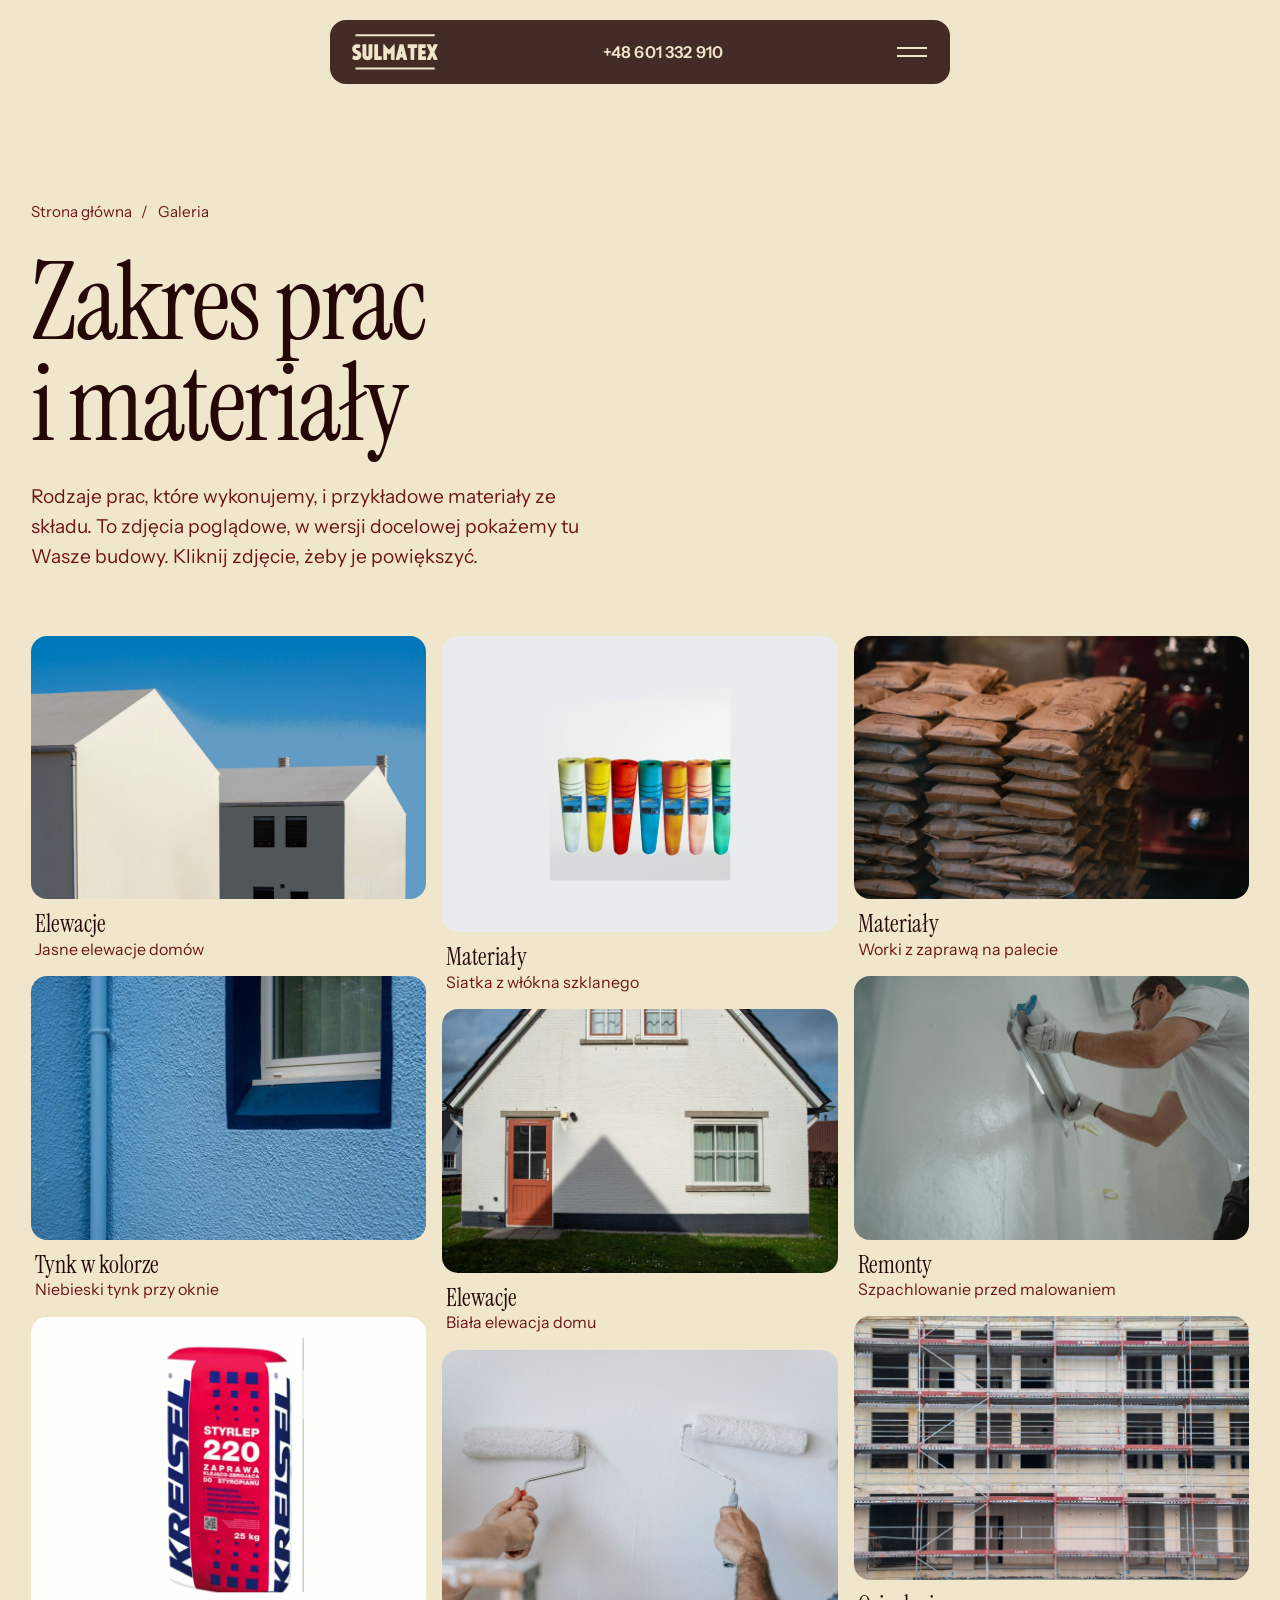
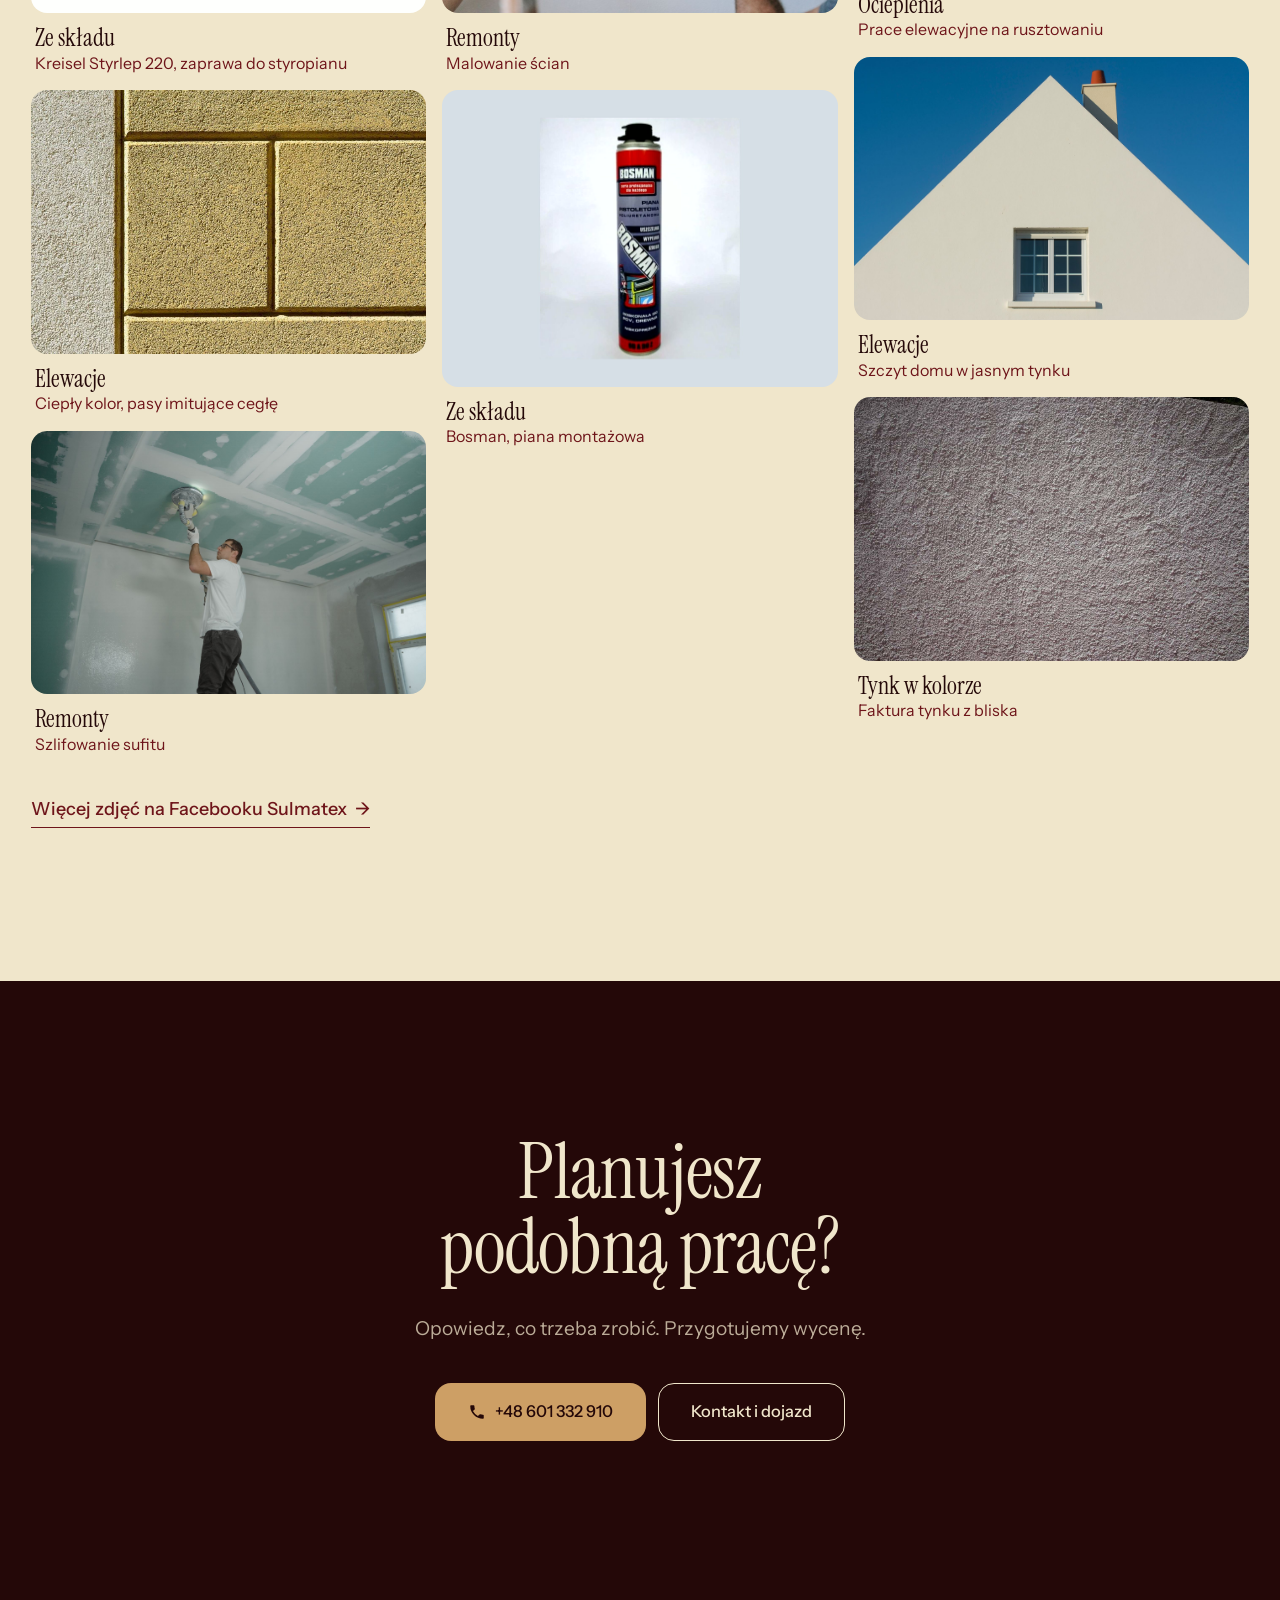
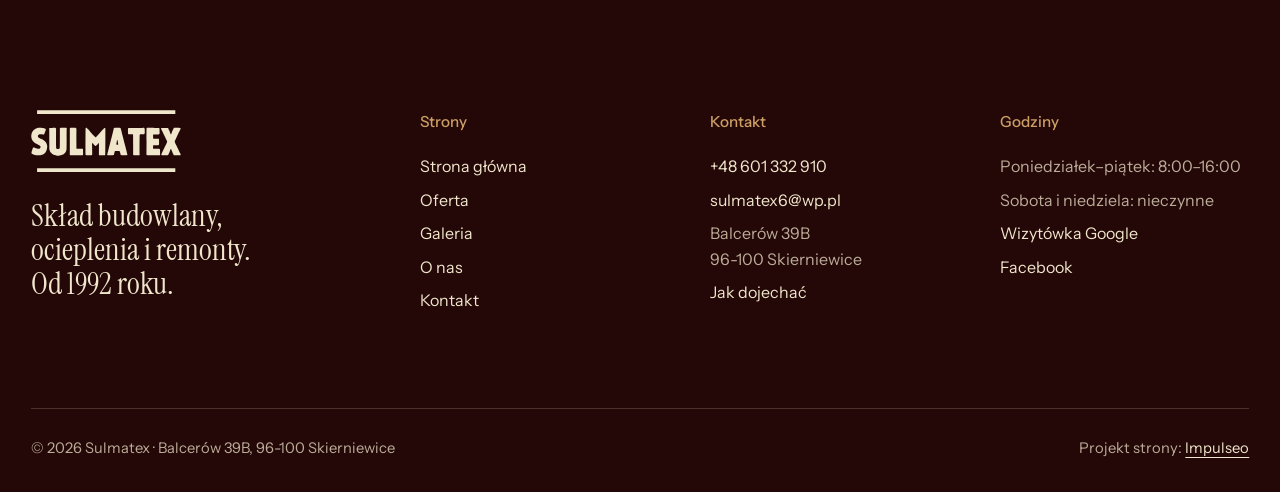
<file: realizacje.html>
<!DOCTYPE html>
<html lang="pl">
<head>
<meta charset="UTF-8">
<meta name="viewport" content="width=device-width, initial-scale=1.0">
<title>Realizacje - Sulmatex Skierniewice</title>
<meta name="description" content="Elewacje, wnętrza i materiał: prace, którymi zajmuje się Sulmatex, i towar ze składu w Skierniewicach.">
<link rel="canonical" href="https://impulseo-pl.github.io/sulmatex/realizacje.html">
<meta name="robots" content="noindex, nofollow">
<meta name="theme-color" content="#240808">
<meta property="og:type" content="website">
<meta property="og:locale" content="pl_PL">
<meta property="og:site_name" content="Sulmatex">
<meta property="og:title" content="Realizacje - Sulmatex Skierniewice">
<meta property="og:description" content="Elewacje, wnętrza i materiał: prace, którymi zajmuje się Sulmatex, i towar ze składu w Skierniewicach.">
<meta property="og:url" content="https://impulseo-pl.github.io/sulmatex/realizacje.html">
<meta property="og:image" content="https://impulseo-pl.github.io/sulmatex/img/og.jpg">
<meta property="og:image:width" content="1200">
<meta property="og:image:height" content="630">
<meta name="twitter:card" content="summary_large_image">
<script>document.documentElement.classList.add('js')</script>
<link rel="preconnect" href="https://fonts.googleapis.com">
<link rel="preconnect" href="https://fonts.gstatic.com" crossorigin>
<link href="https://fonts.googleapis.com/css2?family=Instrument+Sans:wght@400..600&family=Instrument+Serif&display=swap" rel="stylesheet">
<link rel="stylesheet" href="assets/styles.css?v=20261118b">
<script src="assets/lenis.min.js?v=1.1.20" defer></script>
<script src="assets/main.js?v=20261118b" defer></script>
</head>
<body>
<a class="skip" href="#tresc">Przejdź do treści</a>
<header class="pill">
  <a class="pill-logo" href="index.html" aria-label="Sulmatex - strona główna"><svg viewBox="400 420 34600 14374" aria-hidden="true" focusable="false"><path d="M1803 490H33688V1357H1803Z"/><path d="M2697 4537c-4 3 -141 5 -306 4c-337 -2 -449 10 -561 59c-36 15 -76 31 -90 35c-14 4 -47 19 -74 32c-27 14 -72 32 -100 40c-49 14 -164 75 -216 115c-14 10 -48 29 -76 43c-29 13 -61 37 -73 53c-11 17 -46 44 -77 62c-81 46 -298 269 -331 340c-14 30 -44 84 -68 120c-89 135 -162 305 -190 440c-74 358 -88 512 -65 710c6 47 15 121 20 165c4 44 18 108 29 143c12 35 21 87 21 121c0 51 6 71 51 157c65 124 139 244 190 309c21 27 51 74 65 104c36 77 197 244 282 294c37 21 83 53 102 71c51 47 130 100 186 125c27 12 63 35 79 51c17 15 95 62 175 102c80 41 162 86 182 100c20 14 72 40 116 57c44 18 91 45 106 60c16 16 71 45 137 72c96 38 123 54 201 122c50 43 98 82 108 87c10 6 33 35 51 66c30 54 31 59 26 138c-9 129 -38 198 -119 282c-120 124 -204 148 -473 138c-185 -7 -183 -6 -395 -99c-47 -20 -141 -50 -209 -66c-120 -28 -137 -35 -217 -91c-50 -35 -170 -55 -231 -39c-78 21 -139 113 -168 251c-9 44 -27 91 -44 117c-16 24 -32 63 -36 86c-3 23 -17 76 -30 117c-13 41 -31 102 -40 135c-9 32 -28 81 -41 108c-15 28 -29 79 -34 120c-4 40 -13 85 -20 102c-6 16 -18 70 -26 120c-31 188 30 306 179 343c24 6 58 22 77 36c132 93 216 126 323 126c60 0 110 18 120 44c9 23 56 43 127 56c36 6 88 18 115 26c128 36 895 49 1110 18c159 -23 303 -61 355 -94c25 -16 72 -36 105 -45c73 -21 179 -76 220 -115c17 -15 52 -41 78 -57c123 -76 374 -319 419 -406c10 -20 34 -49 53 -64c22 -18 41 -45 50 -74c9 -25 49 -111 89 -190c58 -114 76 -160 86 -219c6 -41 25 -127 41 -190c16 -63 36 -165 44 -225c8 -61 22 -156 31 -212c17 -107 15 -152 -10 -266c-9 -37 -23 -120 -31 -185c-18 -135 -83 -349 -117 -378c-11 -11 -30 -40 -42 -65c-12 -25 -35 -67 -52 -95c-17 -27 -52 -85 -77 -129c-62 -106 -252 -301 -337 -345c-14 -7 -54 -40 -90 -74c-36 -34 -85 -70 -110 -80c-98 -41 -152 -69 -202 -107c-29 -22 -76 -48 -105 -59c-69 -26 -230 -107 -238 -120c-7 -12 -92 -36 -156 -45c-34 -4 -74 -24 -145 -70c-67 -43 -116 -68 -151 -75c-35 -8 -61 -20 -77 -38c-93 -102 -166 -195 -177 -228c-18 -55 -15 -304 5 -343c32 -62 139 -157 226 -202l85 -44l255 0c256 0 394 12 604 52c97 18 131 12 190 -34c59 -46 145 -188 180 -299c14 -43 37 -117 52 -164c15 -47 34 -101 44 -120c9 -19 25 -64 34 -100c10 -36 31 -95 47 -132c42 -97 83 -310 68 -356c-26 -78 -107 -140 -212 -162c-64 -13 -281 -85 -372 -124c-47 -20 -77 -26 -140 -26c-44 0 -123 -7 -175 -15c-100 -15 -202 -19 -213 -8Z"/><path d="M5796 4537c-4 5 -242 8 -529 9c-489 0 -525 2 -577 20c-85 30 -120 101 -89 181c8 19 12 214 14 618c6 1300 8 1832 7 2315c0 278 1 775 2 1105l2 600l32 118c17 64 36 161 42 215c13 112 39 177 104 260c24 31 52 77 62 102c21 56 76 132 109 154c14 9 44 42 68 74c70 95 215 227 278 255c31 14 82 48 114 77c65 59 108 80 160 80c29 0 45 8 77 39c57 57 221 109 373 121c109 8 167 23 270 71c112 52 553 36 736 -27c78 -27 130 -38 211 -45c181 -15 289 -51 344 -116c28 -34 36 -37 101 -44c86 -9 120 -26 193 -93c30 -28 90 -78 134 -111c43 -32 102 -88 131 -124c29 -36 85 -98 124 -138c47 -48 81 -92 98 -130c15 -32 40 -79 56 -106c56 -91 121 -310 142 -477c4 -30 13 -78 20 -106c11 -42 14 -481 15 -2295c2 -2160 3 -2247 21 -2321c26 -107 25 -153 -7 -195c-61 -81 -93 -84 -749 -83c-713 1 -742 4 -803 89l-29 39l5 1519c4 1778 -8 3025 -32 3071c-23 45 -91 100 -138 112c-24 6 -75 20 -114 31c-94 26 -145 24 -301 -10c-147 -33 -179 -46 -217 -92c-57 -68 -56 -58 -66 -512c-13 -594 -14 -3809 -1 -3972c15 -189 -7 -228 -147 -266c-67 -19 -231 -26 -246 -12Z"/><path d="M9776 4522l-299 6l-40 29c-22 15 -50 41 -61 56l-21 28l-3 3058l-3 3057l22 28c51 65 101 78 354 88c279 12 2322 3 2450 -11c96 -10 188 -39 221 -70c20 -18 21 -27 17 -642c-4 -723 -2 -698 -48 -738c-58 -50 -65 -51 -760 -51c-357 0 -660 -3 -673 -6c-57 -16 -54 84 -59 -1758c-3 -949 -1 -1921 5 -2216c6 -320 6 -548 1 -584c-13 -82 -65 -211 -92 -228c-86 -55 -261 -63 -1011 -46Z"/><path d="M13105 4541c-58 16 -95 67 -116 155c-15 69 -14 6036 2 6065c6 12 49 39 95 61l85 41l167 8c92 5 343 7 557 4l390 -3l95 -36c152 -57 137 23 133 -712c-4 -698 -18 -1394 -33 -1669c-9 -170 -2 -343 15 -388c12 -29 42 -19 99 33c31 27 69 56 85 65c17 8 46 38 64 65c66 97 412 447 462 466c50 18 123 10 188 -21c63 -31 341 -319 416 -433c22 -32 50 -66 64 -75c13 -8 45 -34 71 -56c78 -67 108 -49 125 74c6 44 7 531 2 1320c-9 1431 -20 1280 95 1327c111 46 180 51 594 44c546 -9 689 -25 782 -89c28 -18 32 -6050 4 -6133c-29 -88 -98 -127 -177 -100c-56 20 -145 82 -177 124c-15 20 -57 67 -94 103c-38 37 -68 72 -68 79c0 7 -51 64 -114 129c-123 126 -330 366 -370 430c-14 22 -47 56 -73 76c-45 34 -66 57 -176 191c-27 33 -126 142 -220 243c-95 101 -181 200 -192 219c-11 20 -39 49 -62 66c-23 17 -59 54 -80 82c-51 68 -132 161 -223 254c-41 42 -95 100 -120 128c-52 59 -97 69 -156 33c-45 -28 -394 -378 -444 -446c-24 -33 -85 -101 -135 -150c-114 -113 -211 -223 -302 -345c-72 -96 -108 -134 -175 -184c-21 -15 -55 -53 -77 -84c-21 -31 -49 -66 -61 -77c-12 -11 -41 -47 -63 -80c-57 -83 -127 -165 -247 -286c-57 -57 -128 -136 -158 -174c-31 -39 -120 -134 -200 -213l-144 -142l-52 1c-28 0 -65 5 -81 10Z"/><path d="M19615 4557c-104 24 -155 90 -155 200c0 37 -6 101 -14 143c-8 41 -19 101 -25 133c-5 31 -23 94 -40 140c-16 45 -38 129 -50 187c-44 232 -81 388 -104 445c-14 33 -30 91 -36 130c-17 96 -59 260 -81 315c-10 25 -21 63 -25 85c-3 22 -15 71 -25 110c-11 38 -29 119 -40 180c-24 128 -80 332 -116 424c-14 35 -31 104 -39 155c-7 50 -23 120 -33 156c-11 36 -30 110 -42 165c-13 55 -33 124 -46 153c-13 29 -34 105 -48 170c-14 64 -36 169 -49 232c-14 64 -39 156 -56 205c-20 58 -35 124 -41 186c-5 53 -16 116 -25 140c-9 24 -27 75 -39 114c-13 38 -33 90 -44 115c-11 25 -28 85 -37 135c-42 225 -87 421 -105 462c-11 24 -31 95 -45 156c-14 62 -37 159 -51 217c-15 58 -33 136 -41 175c-9 38 -26 88 -39 110c-27 47 -39 96 -54 225c-7 52 -25 135 -40 185c-85 271 -84 277 69 326l96 31l384 10c540 15 748 4 852 -44c95 -45 98 -48 115 -169c14 -105 38 -192 99 -374c20 -58 36 -131 40 -175c9 -102 27 -148 80 -200l46 -45l472 0c518 0 499 -2 558 62c26 28 74 159 100 273c6 30 22 77 35 105c28 62 50 165 64 303c15 151 20 160 150 217l85 37l235 10c166 7 333 6 568 -2l334 -12l101 -34c56 -18 108 -41 115 -51c18 -24 9 -105 -22 -197c-30 -87 -89 -327 -122 -495c-23 -119 -50 -216 -100 -366c-12 -39 -27 -106 -33 -150c-10 -77 -41 -186 -76 -270c-10 -22 -26 -94 -36 -160c-11 -66 -27 -142 -35 -169c-9 -27 -26 -87 -39 -135c-23 -92 -56 -206 -110 -391c-19 -63 -37 -144 -41 -180c-3 -36 -17 -90 -30 -120c-14 -31 -43 -141 -64 -245c-67 -318 -80 -376 -95 -404c-7 -15 -23 -65 -35 -112c-12 -46 -34 -125 -50 -176c-17 -54 -33 -133 -39 -189c-7 -84 -12 -101 -41 -142c-27 -39 -35 -64 -51 -165c-26 -159 -95 -434 -120 -474c-11 -18 -28 -79 -38 -140c-26 -150 -96 -439 -120 -493c-10 -25 -31 -119 -45 -210c-30 -191 -65 -328 -102 -402c-17 -33 -31 -87 -41 -152c-15 -103 -62 -226 -96 -254c-8 -7 -58 -20 -109 -27c-133 -20 -1235 -18 -1323 2Zm729 2780c19 38 34 118 46 238c14 147 79 494 126 665c21 80 15 113 -33 156c-92 84 -338 64 -381 -32c-21 -45 -1 -221 44 -396c8 -31 23 -141 35 -245c21 -198 47 -298 94 -373c30 -47 49 -50 69 -13Z"/><path d="M26080 4547c-52 2 -789 4 -1637 5c-1540 3 -1542 3 -1569 24c-104 77 -110 123 -106 759c3 519 5 535 69 597c89 85 71 82 580 88l451 5l26 24c65 62 60 -149 66 2402c5 2243 6 2307 24 2328c10 11 55 35 99 52c114 44 242 51 773 45c473 -5 475 -5 569 -60c64 -38 72 -61 50 -133c-35 -112 -31 -4430 4 -4543c6 -20 27 -51 46 -70c44 -43 109 -48 583 -49c346 -1 349 -2 421 -67c49 -43 113 -170 113 -224c0 -19 -3 -175 -7 -345c-4 -180 -3 -359 3 -426c18 -219 -40 -360 -165 -403c-46 -16 -112 -17 -393 -9Z"/><path d="M27480 4539c-328 7 -340 10 -398 75c-17 20 -32 40 -32 44c0 4 0 1350 -1 2992c0 1718 -4 3008 -9 3040c-8 43 -6 59 6 78c21 32 126 80 205 94c91 16 2638 17 2726 1c76 -14 169 -57 185 -86c9 -17 11 -162 9 -601c-4 -746 -2 -738 -160 -786c-61 -19 -86 -20 -645 -15c-716 6 -754 3 -794 -79c-15 -29 -19 -494 -6 -616c14 -137 -16 -131 592 -131c537 1 571 -2 683 -60c77 -39 106 -122 101 -294c-1 -17 -4 -257 -6 -535c-3 -278 -6 -508 -6 -512c0 -19 -70 -84 -110 -102c-43 -20 -58 -20 -350 -16c-168 3 -413 5 -545 5c-383 -1 -360 31 -360 -502c0 -446 -2 -435 85 -460c71 -21 492 -27 846 -13l321 12l68 -36c37 -20 73 -36 80 -36c66 0 137 -288 103 -420c-7 -26 -12 -147 -14 -290c-5 -588 -6 -599 -37 -653c-54 -91 -13 -87 -1097 -92c-470 -2 -920 -5 -1000 -8c-80 -2 -278 -1 -440 2Z"/><path d="M33541 4542c-142 11 -178 22 -228 72c-35 35 -43 51 -49 95c-4 29 -17 67 -29 86c-13 18 -30 57 -39 87c-8 30 -27 64 -40 77c-14 13 -32 45 -41 70c-8 25 -24 59 -36 76c-67 98 -149 300 -244 600c-73 230 -75 234 -120 281c-49 52 -57 53 -94 16c-21 -21 -30 -43 -40 -102c-11 -70 -51 -173 -121 -315c-17 -33 -37 -94 -45 -135c-9 -43 -28 -95 -44 -122c-16 -25 -32 -57 -36 -70c-13 -45 -108 -243 -131 -273c-23 -32 -80 -171 -107 -266c-20 -67 -65 -132 -109 -156c-30 -16 -87 -17 -733 -18c-782 0 -756 -2 -830 69c-57 54 -58 81 -6 167c22 36 44 85 51 109c6 25 24 65 39 90c14 25 32 57 38 72c7 14 27 46 46 71c19 25 38 62 42 84c7 40 84 209 116 254c10 14 26 48 37 76c11 28 30 66 44 84c14 19 33 58 43 88c10 30 26 69 36 86c10 17 27 56 38 86c22 65 74 169 111 224c15 22 37 71 50 110c35 106 54 145 99 205c22 30 48 75 57 100c9 25 23 64 31 87c8 24 37 77 65 119c39 60 53 93 64 151c15 78 19 88 89 198c25 38 54 90 65 115c11 25 30 63 42 85c93 174 115 220 140 304c41 136 45 180 20 238c-11 27 -23 64 -27 83c-7 38 -70 167 -115 240c-16 25 -36 76 -44 114c-9 37 -26 81 -37 97c-45 63 -172 318 -188 376c-6 21 -27 58 -46 82c-19 24 -40 62 -46 85c-20 79 -30 103 -55 137c-38 51 -100 178 -119 245c-22 74 -39 108 -80 159c-33 41 -75 116 -75 135c0 15 -88 218 -112 260c-11 19 -33 66 -47 105c-15 38 -49 101 -75 140c-31 46 -55 99 -72 155c-27 91 -31 101 -117 256c-65 116 -98 227 -79 268c6 14 42 43 83 67c99 57 143 60 807 57l538 -3l40 -26c21 -14 61 -35 87 -47c46 -20 49 -25 97 -127c27 -58 56 -129 65 -158c8 -28 27 -69 41 -90c14 -21 31 -55 39 -75c7 -21 28 -60 48 -89c19 -29 37 -70 41 -95c4 -24 15 -58 26 -76c31 -51 106 -260 124 -344c8 -43 26 -99 40 -126c13 -26 28 -66 32 -88c13 -76 63 -134 114 -134c59 0 111 73 125 175c9 68 78 277 109 329c14 24 34 74 45 112c25 92 74 205 109 257c28 40 122 237 122 255c0 4 16 32 35 62c29 46 35 64 35 111c0 69 20 99 93 136c51 26 57 27 327 36c500 15 1019 -4 1141 -42c98 -31 123 -54 115 -105c-13 -96 -28 -144 -60 -191c-19 -28 -60 -106 -91 -175c-32 -69 -70 -143 -85 -165c-15 -22 -39 -76 -54 -120c-25 -77 -59 -142 -111 -214c-14 -19 -34 -65 -45 -102c-24 -78 -90 -227 -121 -270c-11 -16 -33 -66 -48 -111c-38 -111 -67 -171 -97 -199c-13 -13 -32 -48 -41 -79c-17 -60 -81 -185 -120 -237c-14 -18 -34 -67 -45 -110c-21 -85 -52 -145 -103 -202c-41 -46 -50 -64 -64 -130c-15 -70 -65 -185 -107 -241c-18 -25 -44 -77 -58 -115c-15 -37 -30 -73 -35 -79c-4 -6 -27 -59 -50 -118c-59 -153 -57 -265 8 -345c18 -22 52 -91 77 -154c24 -63 55 -130 68 -150c55 -83 97 -181 105 -246c7 -57 12 -69 44 -98c45 -41 93 -137 110 -218c16 -72 20 -80 97 -198c41 -63 59 -101 64 -136c4 -27 24 -76 45 -113c62 -105 107 -201 120 -255c7 -28 25 -68 40 -90c46 -66 99 -177 111 -232c7 -30 24 -68 42 -90c34 -43 79 -135 114 -236c12 -37 38 -86 57 -110c40 -49 67 -101 91 -173c9 -29 35 -82 58 -120c48 -79 88 -174 88 -207c0 -13 -14 -44 -30 -69c-41 -61 -87 -80 -210 -84c-210 -8 -1052 -9 -1149 -2Z"/><path d="M1803 13857H33688V14724H1803Z"/></svg></a>
  <a class="pill-phone" href="tel:+48601332910">+48 601 332 910</a>
  <button class="burger" type="button" aria-expanded="false" aria-controls="menu" aria-label="Otwórz menu"><i></i><i></i></button>
</header>
<div class="menu" id="menu" aria-hidden="true">
  <div class="menu-grid">
    <nav class="menu-links" aria-label="Menu główne">
      <a href="index.html">Strona główna</a>
      <a href="oferta.html">Oferta</a>
      <a href="realizacje.html" aria-current="page">Galeria</a>
      <a href="o-nas.html">O nas</a>
      <a href="kontakt.html">Kontakt</a>
    </nav>
    <div class="menu-side">
      <div><b>Telefon</b><a href="tel:+48601332910">+48 601 332 910</a></div>
      <div><b>Skład</b>Balcerów 39B, 96-100 Skierniewice</div>
      <div><b>Godziny</b>Poniedziałek–piątek, 8:00–16:00</div>
    </div>
  </div>
</div>
<main id="tresc">
<section class="phead bone">
  <div class="wrap">
    <nav class="crumbs" aria-label="Okruszki"><a href="index.html">Strona główna</a><span aria-hidden="true">/</span><span aria-current="page">Galeria</span></nav>
    <h1>Zakres prac i&nbsp;materiały</h1>
    <p class="lead">Rodzaje prac, które wykonujemy, i&nbsp;przykładowe materiały ze składu. To zdjęcia poglądowe, w&nbsp;wersji docelowej pokażemy tu Wasze budowy. Kliknij zdjęcie, żeby je powiększyć.</p>
  </div>
</section>
<section class="sec bone" style="padding-top:0">
  <div class="wrap">
    <div class="gal">
    <figure><button type="button" aria-label="Powiększ: Jasne elewacje domów na tle nieba"><img src="img/g10.jpg" width="1880" height="1253" alt="Jasne elewacje domów na tle nieba" loading="lazy"></button><figcaption><b>Elewacje</b>Jasne elewacje domów</figcaption></figure>
    <figure><button type="button" aria-label="Powiększ: Niebieski tynk elewacyjny przy oknie"><img src="img/g8.jpg" width="1600" height="1068" alt="Niebieski tynk elewacyjny przy oknie" loading="lazy"></button><figcaption><b>Tynk w&nbsp;kolorze</b>Niebieski tynk przy oknie</figcaption></figure>
    <figure><button type="button" aria-label="Powiększ: Kreisel Styrlep 220, zaprawa klejąco-zbrojąca do styropianu"><img src="img/g13.jpg" width="1600" height="1200" alt="Kreisel Styrlep 220, zaprawa klejąco-zbrojąca do styropianu" loading="lazy"></button><figcaption><b>Ze składu</b>Kreisel Styrlep 220, zaprawa do styropianu</figcaption></figure>
    <figure><button type="button" aria-label="Powiększ: Elewacja w&nbsp;ciepłym kolorze, z&nbsp;pasami imitującymi cegłę"><img src="img/g3.jpg" width="1200" height="800" alt="Elewacja w&nbsp;ciepłym kolorze, z&nbsp;pasami imitującymi cegłę" loading="lazy"></button><figcaption><b>Elewacje</b>Ciepły kolor, pasy imitujące cegłę</figcaption></figure>
    <figure><button type="button" aria-label="Powiększ: Szlifowanie sufitu podczas remontu wnętrza"><img src="img/g7.jpg" width="1880" height="1253" alt="Szlifowanie sufitu podczas remontu wnętrza" loading="lazy"></button><figcaption><b>Remonty</b>Szlifowanie sufitu</figcaption></figure>
    <figure><button type="button" aria-label="Powiększ: Rolki siatki z&nbsp;włókna szklanego w&nbsp;kilku kolorach"><img src="img/g14.jpg" width="1600" height="1200" alt="Rolki siatki z&nbsp;włókna szklanego w&nbsp;kilku kolorach" loading="lazy"></button><figcaption><b>Materiały</b>Siatka z&nbsp;włókna szklanego</figcaption></figure>
    <figure><button type="button" aria-label="Powiększ: Biała elewacja domu jednorodzinnego"><img src="img/g9.jpg" width="1600" height="1068" alt="Biała elewacja domu jednorodzinnego" loading="lazy"></button><figcaption><b>Elewacje</b>Biała elewacja domu</figcaption></figure>
    <figure><button type="button" aria-label="Powiększ: Malowanie ściany wałkami"><img src="img/g4.jpg" width="1600" height="1066" alt="Malowanie ściany wałkami" loading="lazy"></button><figcaption><b>Remonty</b>Malowanie ścian</figcaption></figure>
    <figure><button type="button" aria-label="Powiększ: Bosman, piana montażowa pistoletowa"><img src="img/g15.jpg" width="1600" height="1200" alt="Bosman, piana montażowa pistoletowa" loading="lazy"></button><figcaption><b>Ze składu</b>Bosman, piana montażowa</figcaption></figure>
    <figure><button type="button" aria-label="Powiększ: Worki z&nbsp;zaprawą na palecie"><img src="img/g5.jpg" width="1600" height="1066" alt="Worki z&nbsp;zaprawą na palecie" loading="lazy"></button><figcaption><b>Materiały</b>Worki z&nbsp;zaprawą na palecie</figcaption></figure>
    <figure><button type="button" aria-label="Powiększ: Szpachlowanie ściany przed malowaniem"><img src="img/g1.jpg" width="1880" height="1253" alt="Szpachlowanie ściany przed malowaniem" loading="lazy"></button><figcaption><b>Remonty</b>Szpachlowanie przed malowaniem</figcaption></figure>
    <figure><button type="button" aria-label="Powiększ: Budynek w&nbsp;trakcie prac elewacyjnych na rusztowaniu"><img src="img/g2.jpg" width="1600" height="1066" alt="Budynek w&nbsp;trakcie prac elewacyjnych na rusztowaniu" loading="lazy"></button><figcaption><b>Ocieplenia</b>Prace elewacyjne na rusztowaniu</figcaption></figure>
    <figure><button type="button" aria-label="Powiększ: Szczyt domu z&nbsp;jasnym tynkiem"><img src="img/g6.jpg" width="1880" height="1253" alt="Szczyt domu z&nbsp;jasnym tynkiem" loading="lazy"></button><figcaption><b>Elewacje</b>Szczyt domu w&nbsp;jasnym tynku</figcaption></figure>
    <figure><button type="button" aria-label="Powiększ: Faktura tynku elewacyjnego z&nbsp;bliska"><img src="img/g11.jpg" width="1200" height="800" alt="Faktura tynku elewacyjnego z&nbsp;bliska" loading="lazy"></button><figcaption><b>Tynk w&nbsp;kolorze</b>Faktura tynku z&nbsp;bliska</figcaption></figure>
    </div>
    <p style="margin-top:40px"><a class="link" href="https://www.facebook.com/p/Sulmatex-100064661784393/" target="_blank" rel="noopener">Więcej zdjęć na Facebooku Sulmatex <span aria-hidden="true">→</span></a></p>
  </div>
</section>
<div class="lb" aria-hidden="true" role="dialog" aria-label="Powiększone zdjęcie"><div><img alt=""><p></p></div><button type="button" aria-label="Zamknij">×</button></div>
<section class="sec cacao dark band">
  <div class="wrap up">
    <h2>Planujesz podobną pracę?</h2>
    <p class="lead">Opowiedz, co trzeba zrobić. Przygotujemy wycenę.</p>
    <div class="btn-row">
      <a class="btn btn-brass" href="tel:+48601332910"><svg class="ico" viewBox="0 0 24 24" fill="none" aria-hidden="true"><path d="M6.6 10.8a15.5 15.5 0 0 0 6.6 6.6l2.2-2.2a1 1 0 0 1 1-.24 11.4 11.4 0 0 0 3.6.58 1 1 0 0 1 1 1V20a1 1 0 0 1-1 1A17 17 0 0 1 3 4a1 1 0 0 1 1-1h3.5a1 1 0 0 1 1 1c0 1.25.2 2.45.57 3.57a1 1 0 0 1-.25 1L6.6 10.8Z" fill="currentColor"/></svg>+48 601 332 910</a>
      <a class="btn btn-line" href="kontakt.html">Kontakt i&nbsp;dojazd</a>
    </div>
  </div>
</section>
</main>
<footer class="foot dark">
  <div class="wrap">
    <div class="foot-top">
      <div>
        <a class="foot-logo" href="index.html" aria-label="Sulmatex - strona główna"><svg viewBox="400 420 34600 14374" aria-hidden="true" focusable="false"><path d="M1803 490H33688V1357H1803Z"/><path d="M2697 4537c-4 3 -141 5 -306 4c-337 -2 -449 10 -561 59c-36 15 -76 31 -90 35c-14 4 -47 19 -74 32c-27 14 -72 32 -100 40c-49 14 -164 75 -216 115c-14 10 -48 29 -76 43c-29 13 -61 37 -73 53c-11 17 -46 44 -77 62c-81 46 -298 269 -331 340c-14 30 -44 84 -68 120c-89 135 -162 305 -190 440c-74 358 -88 512 -65 710c6 47 15 121 20 165c4 44 18 108 29 143c12 35 21 87 21 121c0 51 6 71 51 157c65 124 139 244 190 309c21 27 51 74 65 104c36 77 197 244 282 294c37 21 83 53 102 71c51 47 130 100 186 125c27 12 63 35 79 51c17 15 95 62 175 102c80 41 162 86 182 100c20 14 72 40 116 57c44 18 91 45 106 60c16 16 71 45 137 72c96 38 123 54 201 122c50 43 98 82 108 87c10 6 33 35 51 66c30 54 31 59 26 138c-9 129 -38 198 -119 282c-120 124 -204 148 -473 138c-185 -7 -183 -6 -395 -99c-47 -20 -141 -50 -209 -66c-120 -28 -137 -35 -217 -91c-50 -35 -170 -55 -231 -39c-78 21 -139 113 -168 251c-9 44 -27 91 -44 117c-16 24 -32 63 -36 86c-3 23 -17 76 -30 117c-13 41 -31 102 -40 135c-9 32 -28 81 -41 108c-15 28 -29 79 -34 120c-4 40 -13 85 -20 102c-6 16 -18 70 -26 120c-31 188 30 306 179 343c24 6 58 22 77 36c132 93 216 126 323 126c60 0 110 18 120 44c9 23 56 43 127 56c36 6 88 18 115 26c128 36 895 49 1110 18c159 -23 303 -61 355 -94c25 -16 72 -36 105 -45c73 -21 179 -76 220 -115c17 -15 52 -41 78 -57c123 -76 374 -319 419 -406c10 -20 34 -49 53 -64c22 -18 41 -45 50 -74c9 -25 49 -111 89 -190c58 -114 76 -160 86 -219c6 -41 25 -127 41 -190c16 -63 36 -165 44 -225c8 -61 22 -156 31 -212c17 -107 15 -152 -10 -266c-9 -37 -23 -120 -31 -185c-18 -135 -83 -349 -117 -378c-11 -11 -30 -40 -42 -65c-12 -25 -35 -67 -52 -95c-17 -27 -52 -85 -77 -129c-62 -106 -252 -301 -337 -345c-14 -7 -54 -40 -90 -74c-36 -34 -85 -70 -110 -80c-98 -41 -152 -69 -202 -107c-29 -22 -76 -48 -105 -59c-69 -26 -230 -107 -238 -120c-7 -12 -92 -36 -156 -45c-34 -4 -74 -24 -145 -70c-67 -43 -116 -68 -151 -75c-35 -8 -61 -20 -77 -38c-93 -102 -166 -195 -177 -228c-18 -55 -15 -304 5 -343c32 -62 139 -157 226 -202l85 -44l255 0c256 0 394 12 604 52c97 18 131 12 190 -34c59 -46 145 -188 180 -299c14 -43 37 -117 52 -164c15 -47 34 -101 44 -120c9 -19 25 -64 34 -100c10 -36 31 -95 47 -132c42 -97 83 -310 68 -356c-26 -78 -107 -140 -212 -162c-64 -13 -281 -85 -372 -124c-47 -20 -77 -26 -140 -26c-44 0 -123 -7 -175 -15c-100 -15 -202 -19 -213 -8Z"/><path d="M5796 4537c-4 5 -242 8 -529 9c-489 0 -525 2 -577 20c-85 30 -120 101 -89 181c8 19 12 214 14 618c6 1300 8 1832 7 2315c0 278 1 775 2 1105l2 600l32 118c17 64 36 161 42 215c13 112 39 177 104 260c24 31 52 77 62 102c21 56 76 132 109 154c14 9 44 42 68 74c70 95 215 227 278 255c31 14 82 48 114 77c65 59 108 80 160 80c29 0 45 8 77 39c57 57 221 109 373 121c109 8 167 23 270 71c112 52 553 36 736 -27c78 -27 130 -38 211 -45c181 -15 289 -51 344 -116c28 -34 36 -37 101 -44c86 -9 120 -26 193 -93c30 -28 90 -78 134 -111c43 -32 102 -88 131 -124c29 -36 85 -98 124 -138c47 -48 81 -92 98 -130c15 -32 40 -79 56 -106c56 -91 121 -310 142 -477c4 -30 13 -78 20 -106c11 -42 14 -481 15 -2295c2 -2160 3 -2247 21 -2321c26 -107 25 -153 -7 -195c-61 -81 -93 -84 -749 -83c-713 1 -742 4 -803 89l-29 39l5 1519c4 1778 -8 3025 -32 3071c-23 45 -91 100 -138 112c-24 6 -75 20 -114 31c-94 26 -145 24 -301 -10c-147 -33 -179 -46 -217 -92c-57 -68 -56 -58 -66 -512c-13 -594 -14 -3809 -1 -3972c15 -189 -7 -228 -147 -266c-67 -19 -231 -26 -246 -12Z"/><path d="M9776 4522l-299 6l-40 29c-22 15 -50 41 -61 56l-21 28l-3 3058l-3 3057l22 28c51 65 101 78 354 88c279 12 2322 3 2450 -11c96 -10 188 -39 221 -70c20 -18 21 -27 17 -642c-4 -723 -2 -698 -48 -738c-58 -50 -65 -51 -760 -51c-357 0 -660 -3 -673 -6c-57 -16 -54 84 -59 -1758c-3 -949 -1 -1921 5 -2216c6 -320 6 -548 1 -584c-13 -82 -65 -211 -92 -228c-86 -55 -261 -63 -1011 -46Z"/><path d="M13105 4541c-58 16 -95 67 -116 155c-15 69 -14 6036 2 6065c6 12 49 39 95 61l85 41l167 8c92 5 343 7 557 4l390 -3l95 -36c152 -57 137 23 133 -712c-4 -698 -18 -1394 -33 -1669c-9 -170 -2 -343 15 -388c12 -29 42 -19 99 33c31 27 69 56 85 65c17 8 46 38 64 65c66 97 412 447 462 466c50 18 123 10 188 -21c63 -31 341 -319 416 -433c22 -32 50 -66 64 -75c13 -8 45 -34 71 -56c78 -67 108 -49 125 74c6 44 7 531 2 1320c-9 1431 -20 1280 95 1327c111 46 180 51 594 44c546 -9 689 -25 782 -89c28 -18 32 -6050 4 -6133c-29 -88 -98 -127 -177 -100c-56 20 -145 82 -177 124c-15 20 -57 67 -94 103c-38 37 -68 72 -68 79c0 7 -51 64 -114 129c-123 126 -330 366 -370 430c-14 22 -47 56 -73 76c-45 34 -66 57 -176 191c-27 33 -126 142 -220 243c-95 101 -181 200 -192 219c-11 20 -39 49 -62 66c-23 17 -59 54 -80 82c-51 68 -132 161 -223 254c-41 42 -95 100 -120 128c-52 59 -97 69 -156 33c-45 -28 -394 -378 -444 -446c-24 -33 -85 -101 -135 -150c-114 -113 -211 -223 -302 -345c-72 -96 -108 -134 -175 -184c-21 -15 -55 -53 -77 -84c-21 -31 -49 -66 -61 -77c-12 -11 -41 -47 -63 -80c-57 -83 -127 -165 -247 -286c-57 -57 -128 -136 -158 -174c-31 -39 -120 -134 -200 -213l-144 -142l-52 1c-28 0 -65 5 -81 10Z"/><path d="M19615 4557c-104 24 -155 90 -155 200c0 37 -6 101 -14 143c-8 41 -19 101 -25 133c-5 31 -23 94 -40 140c-16 45 -38 129 -50 187c-44 232 -81 388 -104 445c-14 33 -30 91 -36 130c-17 96 -59 260 -81 315c-10 25 -21 63 -25 85c-3 22 -15 71 -25 110c-11 38 -29 119 -40 180c-24 128 -80 332 -116 424c-14 35 -31 104 -39 155c-7 50 -23 120 -33 156c-11 36 -30 110 -42 165c-13 55 -33 124 -46 153c-13 29 -34 105 -48 170c-14 64 -36 169 -49 232c-14 64 -39 156 -56 205c-20 58 -35 124 -41 186c-5 53 -16 116 -25 140c-9 24 -27 75 -39 114c-13 38 -33 90 -44 115c-11 25 -28 85 -37 135c-42 225 -87 421 -105 462c-11 24 -31 95 -45 156c-14 62 -37 159 -51 217c-15 58 -33 136 -41 175c-9 38 -26 88 -39 110c-27 47 -39 96 -54 225c-7 52 -25 135 -40 185c-85 271 -84 277 69 326l96 31l384 10c540 15 748 4 852 -44c95 -45 98 -48 115 -169c14 -105 38 -192 99 -374c20 -58 36 -131 40 -175c9 -102 27 -148 80 -200l46 -45l472 0c518 0 499 -2 558 62c26 28 74 159 100 273c6 30 22 77 35 105c28 62 50 165 64 303c15 151 20 160 150 217l85 37l235 10c166 7 333 6 568 -2l334 -12l101 -34c56 -18 108 -41 115 -51c18 -24 9 -105 -22 -197c-30 -87 -89 -327 -122 -495c-23 -119 -50 -216 -100 -366c-12 -39 -27 -106 -33 -150c-10 -77 -41 -186 -76 -270c-10 -22 -26 -94 -36 -160c-11 -66 -27 -142 -35 -169c-9 -27 -26 -87 -39 -135c-23 -92 -56 -206 -110 -391c-19 -63 -37 -144 -41 -180c-3 -36 -17 -90 -30 -120c-14 -31 -43 -141 -64 -245c-67 -318 -80 -376 -95 -404c-7 -15 -23 -65 -35 -112c-12 -46 -34 -125 -50 -176c-17 -54 -33 -133 -39 -189c-7 -84 -12 -101 -41 -142c-27 -39 -35 -64 -51 -165c-26 -159 -95 -434 -120 -474c-11 -18 -28 -79 -38 -140c-26 -150 -96 -439 -120 -493c-10 -25 -31 -119 -45 -210c-30 -191 -65 -328 -102 -402c-17 -33 -31 -87 -41 -152c-15 -103 -62 -226 -96 -254c-8 -7 -58 -20 -109 -27c-133 -20 -1235 -18 -1323 2Zm729 2780c19 38 34 118 46 238c14 147 79 494 126 665c21 80 15 113 -33 156c-92 84 -338 64 -381 -32c-21 -45 -1 -221 44 -396c8 -31 23 -141 35 -245c21 -198 47 -298 94 -373c30 -47 49 -50 69 -13Z"/><path d="M26080 4547c-52 2 -789 4 -1637 5c-1540 3 -1542 3 -1569 24c-104 77 -110 123 -106 759c3 519 5 535 69 597c89 85 71 82 580 88l451 5l26 24c65 62 60 -149 66 2402c5 2243 6 2307 24 2328c10 11 55 35 99 52c114 44 242 51 773 45c473 -5 475 -5 569 -60c64 -38 72 -61 50 -133c-35 -112 -31 -4430 4 -4543c6 -20 27 -51 46 -70c44 -43 109 -48 583 -49c346 -1 349 -2 421 -67c49 -43 113 -170 113 -224c0 -19 -3 -175 -7 -345c-4 -180 -3 -359 3 -426c18 -219 -40 -360 -165 -403c-46 -16 -112 -17 -393 -9Z"/><path d="M27480 4539c-328 7 -340 10 -398 75c-17 20 -32 40 -32 44c0 4 0 1350 -1 2992c0 1718 -4 3008 -9 3040c-8 43 -6 59 6 78c21 32 126 80 205 94c91 16 2638 17 2726 1c76 -14 169 -57 185 -86c9 -17 11 -162 9 -601c-4 -746 -2 -738 -160 -786c-61 -19 -86 -20 -645 -15c-716 6 -754 3 -794 -79c-15 -29 -19 -494 -6 -616c14 -137 -16 -131 592 -131c537 1 571 -2 683 -60c77 -39 106 -122 101 -294c-1 -17 -4 -257 -6 -535c-3 -278 -6 -508 -6 -512c0 -19 -70 -84 -110 -102c-43 -20 -58 -20 -350 -16c-168 3 -413 5 -545 5c-383 -1 -360 31 -360 -502c0 -446 -2 -435 85 -460c71 -21 492 -27 846 -13l321 12l68 -36c37 -20 73 -36 80 -36c66 0 137 -288 103 -420c-7 -26 -12 -147 -14 -290c-5 -588 -6 -599 -37 -653c-54 -91 -13 -87 -1097 -92c-470 -2 -920 -5 -1000 -8c-80 -2 -278 -1 -440 2Z"/><path d="M33541 4542c-142 11 -178 22 -228 72c-35 35 -43 51 -49 95c-4 29 -17 67 -29 86c-13 18 -30 57 -39 87c-8 30 -27 64 -40 77c-14 13 -32 45 -41 70c-8 25 -24 59 -36 76c-67 98 -149 300 -244 600c-73 230 -75 234 -120 281c-49 52 -57 53 -94 16c-21 -21 -30 -43 -40 -102c-11 -70 -51 -173 -121 -315c-17 -33 -37 -94 -45 -135c-9 -43 -28 -95 -44 -122c-16 -25 -32 -57 -36 -70c-13 -45 -108 -243 -131 -273c-23 -32 -80 -171 -107 -266c-20 -67 -65 -132 -109 -156c-30 -16 -87 -17 -733 -18c-782 0 -756 -2 -830 69c-57 54 -58 81 -6 167c22 36 44 85 51 109c6 25 24 65 39 90c14 25 32 57 38 72c7 14 27 46 46 71c19 25 38 62 42 84c7 40 84 209 116 254c10 14 26 48 37 76c11 28 30 66 44 84c14 19 33 58 43 88c10 30 26 69 36 86c10 17 27 56 38 86c22 65 74 169 111 224c15 22 37 71 50 110c35 106 54 145 99 205c22 30 48 75 57 100c9 25 23 64 31 87c8 24 37 77 65 119c39 60 53 93 64 151c15 78 19 88 89 198c25 38 54 90 65 115c11 25 30 63 42 85c93 174 115 220 140 304c41 136 45 180 20 238c-11 27 -23 64 -27 83c-7 38 -70 167 -115 240c-16 25 -36 76 -44 114c-9 37 -26 81 -37 97c-45 63 -172 318 -188 376c-6 21 -27 58 -46 82c-19 24 -40 62 -46 85c-20 79 -30 103 -55 137c-38 51 -100 178 -119 245c-22 74 -39 108 -80 159c-33 41 -75 116 -75 135c0 15 -88 218 -112 260c-11 19 -33 66 -47 105c-15 38 -49 101 -75 140c-31 46 -55 99 -72 155c-27 91 -31 101 -117 256c-65 116 -98 227 -79 268c6 14 42 43 83 67c99 57 143 60 807 57l538 -3l40 -26c21 -14 61 -35 87 -47c46 -20 49 -25 97 -127c27 -58 56 -129 65 -158c8 -28 27 -69 41 -90c14 -21 31 -55 39 -75c7 -21 28 -60 48 -89c19 -29 37 -70 41 -95c4 -24 15 -58 26 -76c31 -51 106 -260 124 -344c8 -43 26 -99 40 -126c13 -26 28 -66 32 -88c13 -76 63 -134 114 -134c59 0 111 73 125 175c9 68 78 277 109 329c14 24 34 74 45 112c25 92 74 205 109 257c28 40 122 237 122 255c0 4 16 32 35 62c29 46 35 64 35 111c0 69 20 99 93 136c51 26 57 27 327 36c500 15 1019 -4 1141 -42c98 -31 123 -54 115 -105c-13 -96 -28 -144 -60 -191c-19 -28 -60 -106 -91 -175c-32 -69 -70 -143 -85 -165c-15 -22 -39 -76 -54 -120c-25 -77 -59 -142 -111 -214c-14 -19 -34 -65 -45 -102c-24 -78 -90 -227 -121 -270c-11 -16 -33 -66 -48 -111c-38 -111 -67 -171 -97 -199c-13 -13 -32 -48 -41 -79c-17 -60 -81 -185 -120 -237c-14 -18 -34 -67 -45 -110c-21 -85 -52 -145 -103 -202c-41 -46 -50 -64 -64 -130c-15 -70 -65 -185 -107 -241c-18 -25 -44 -77 -58 -115c-15 -37 -30 -73 -35 -79c-4 -6 -27 -59 -50 -118c-59 -153 -57 -265 8 -345c18 -22 52 -91 77 -154c24 -63 55 -130 68 -150c55 -83 97 -181 105 -246c7 -57 12 -69 44 -98c45 -41 93 -137 110 -218c16 -72 20 -80 97 -198c41 -63 59 -101 64 -136c4 -27 24 -76 45 -113c62 -105 107 -201 120 -255c7 -28 25 -68 40 -90c46 -66 99 -177 111 -232c7 -30 24 -68 42 -90c34 -43 79 -135 114 -236c12 -37 38 -86 57 -110c40 -49 67 -101 91 -173c9 -29 35 -82 58 -120c48 -79 88 -174 88 -207c0 -13 -14 -44 -30 -69c-41 -61 -87 -80 -210 -84c-210 -8 -1052 -9 -1149 -2Z"/><path d="M1803 13857H33688V14724H1803Z"/></svg></a>
        <p class="foot-claim">Skład budowlany, ocieplenia i&nbsp;remonty. Od&nbsp;1992 roku.</p>
      </div>
      <div><h4>Strony</h4><ul><li><a href="index.html">Strona główna</a></li><li><a href="oferta.html">Oferta</a></li><li><a href="realizacje.html">Galeria</a></li><li><a href="o-nas.html">O nas</a></li><li><a href="kontakt.html">Kontakt</a></li></ul></div>
      <div><h4>Kontakt</h4><ul>
        <li><a href="tel:+48601332910">+48 601 332 910</a></li>
        <li><a href="mailto:sulmatex6@wp.pl">sulmatex6@wp.pl</a></li>
        <li>Balcerów 39B<br>96-100 Skierniewice</li>
        <li><a href="https://maps.google.com/?cid=3609428095485784670" target="_blank" rel="noopener">Jak dojechać</a></li>
      </ul></div>
      <div><h4>Godziny</h4><ul>
        <li>Poniedziałek–piątek: 8:00–16:00</li>
        <li>Sobota i&nbsp;niedziela: nieczynne</li>
        <li><a href="https://maps.google.com/?cid=3609428095485784670" target="_blank" rel="noopener">Wizytówka Google</a></li>
        <li><a href="https://www.facebook.com/p/Sulmatex-100064661784393/" target="_blank" rel="noopener">Facebook</a></li>
      </ul></div>
    </div>
    <div class="foot-bottom">
      <span>© 2026 Sulmatex · Balcerów 39B, 96-100 Skierniewice</span>
      <span>Projekt strony: <a href="https://impulseo.pl" target="_blank" rel="noopener">Impulseo</a></span>
    </div>
  </div>
</footer>
<div class="callbar">
  <a class="btn btn-main" href="tel:+48601332910"><svg class="ico" viewBox="0 0 24 24" fill="none" aria-hidden="true"><path d="M6.6 10.8a15.5 15.5 0 0 0 6.6 6.6l2.2-2.2a1 1 0 0 1 1-.24 11.4 11.4 0 0 0 3.6.58 1 1 0 0 1 1 1V20a1 1 0 0 1-1 1A17 17 0 0 1 3 4a1 1 0 0 1 1-1h3.5a1 1 0 0 1 1 1c0 1.25.2 2.45.57 3.57a1 1 0 0 1-.25 1L6.6 10.8Z" fill="currentColor"/></svg>Zadzwoń</a>
  <a class="btn btn-line" href="kontakt.html">Kontakt i&nbsp;dojazd</a>
</div>
</body>
</html>
</file>
<file: assets/styles.css>
/* Sulmatex - skład budowlany, ocieplenia i remonty. Projekt strony: Impulseo, 11.2026.
   Układ wg thefitouter.com: pływające menu-pigułka, wielki cienki szeryf, tekst odsłaniany słowo po słowie,
   lista usług, karty zdjęć rozwijane przy przewijaniu, duży cytat, formularz z zaokrąglonymi polami.
   Paleta 60-30-10: Bone (60%: tło) / Bordeaux + Cacao (30%: sekcje, panele, stopka) / Carmine + Brass (10%: przyciski, akcenty).
   Kroje: Instrument Serif + Instrument Sans. */
:root{
  --cacao:#240808;
  --bordeaux:#6E151A;
  --carmine:#B32E33;
  --brass:#CD9F65;
  --bone:#F0E6CB;
  --bone-hi:#FAF4E2;           /* pola formularza na tle Bone */
  --ink:var(--cacao);          /* tekst na Bone: 16:1 */
  --ink-2:var(--bordeaux);     /* tekst drugi na Bone: 9:1 */
  --on-dark:var(--bone);       /* tekst na Bordeaux 9:1, na Cacao 15:1 */
  --on-dark-2:rgba(240,230,203,.74);
  --line:rgba(36,8,8,.16);
  --line-dark:rgba(240,230,203,.18);
  --f-serif:"Instrument Serif",Georgia,"Times New Roman",serif;
  --f-sans:"Instrument Sans",system-ui,-apple-system,"Segoe UI",Roboto,Arial,sans-serif;
  --gut:clamp(16px,2.4vw,32px);
  --wrap:1440px;
  --r:18px;
  --ease:cubic-bezier(.16,.84,.44,1);
}
*,*::before,*::after{box-sizing:border-box}
html{-webkit-text-size-adjust:100%}
body{margin:0;background:var(--bone);color:var(--ink);font-family:var(--f-sans);font-size:1.125rem;line-height:1.6;-webkit-font-smoothing:antialiased;overflow-x:clip}
img{display:block;max-width:100%;height:auto}
a{color:inherit}
p{margin:0}
h1,h2,h3{margin:0;font-family:var(--f-serif);font-weight:400;line-height:1.02;letter-spacing:-.01em;text-wrap:balance}
p,li{text-wrap:pretty}
ul{margin:0;padding:0;list-style:none}
:focus-visible{outline:2px solid var(--carmine);outline-offset:3px}
.dark :focus-visible{outline-color:var(--brass)}
.skip{position:absolute;left:-9999px;top:8px;z-index:300;background:var(--cacao);color:var(--bone);padding:.6rem 1rem;border-radius:10px}
.skip:focus{left:8px}
.wrap{max-width:var(--wrap);margin:0 auto;padding-inline:var(--gut)}
.sr{position:absolute;width:1px;height:1px;overflow:hidden;clip:rect(0 0 0 0);white-space:nowrap}

/* ---------- sekcje i kolory ---------- */
.sec{padding-block:clamp(96px,12vw,180px)}
.bone{background:var(--bone);color:var(--ink)}
.dark{color:var(--on-dark)}
.bordeaux{background:var(--bordeaux)}
.cacao{background:var(--cacao)}
.dark h2,.dark h3{color:var(--bone)}
.label{font-family:var(--f-sans);font-size:1rem;font-weight:500;line-height:1.3;color:var(--ink)}
.dark .label{color:var(--bone)}
.label-serif{font-family:var(--f-serif);font-size:clamp(2.2rem,3.4vw,3.2rem);line-height:1;color:var(--bordeaux)}
.dark .label-serif{color:var(--brass)}
.lead{font-size:clamp(1.08rem,1rem + .25vw,1.25rem);line-height:1.55;color:var(--ink-2);max-width:36rem}
.dark .lead{color:var(--on-dark-2)}

/* ---------- przyciski (10%: Carmine na jasnym, Brass na ciemnym) ---------- */
.btn{display:inline-flex;align-items:center;justify-content:center;gap:.6rem;min-height:3.6rem;padding:1rem 2rem;border-radius:16px;border:1.5px solid transparent;font:500 1.02rem/1.2 var(--f-sans);text-decoration:none;cursor:pointer;
  transition:background-color .5s var(--ease),color .5s var(--ease),border-color .5s var(--ease),transform .5s var(--ease)}
.btn:active{transform:scale(.98)}
.btn-main{background:var(--carmine);color:var(--bone)}
.btn-main:hover{background:var(--bordeaux)}
.btn-brass{background:var(--brass);color:var(--cacao)}
.btn-brass:hover{background:var(--bone)}
.btn-line{border-color:currentColor;color:var(--ink);background:transparent}
.btn-line:hover{background:var(--cacao);border-color:var(--cacao);color:var(--bone)}
.dark .btn-line{color:var(--bone)}
.dark .btn-line:hover{background:var(--bone);border-color:var(--bone);color:var(--cacao)}
.btn-sm{min-height:2.8rem;padding:.7rem 1.3rem;font-size:.95rem;border-radius:12px}
.btn-row{display:flex;flex-wrap:wrap;gap:12px}
.ico{width:18px;height:18px;flex:none}
.link{display:inline-flex;align-items:center;gap:.5rem;font-weight:500;text-decoration:none;border-bottom:1.5px solid currentColor;padding-bottom:3px;color:var(--bordeaux);transition:gap .4s var(--ease)}
.link:hover{gap:.85rem}
.dark .link{color:var(--brass)}

/* ---------- menu-pigułka ---------- */
.pill{position:fixed;top:20px;left:50%;transform:translateX(-50%);z-index:100;width:min(620px,calc(100% - 32px));height:64px;display:flex;align-items:center;gap:16px;padding:0 14px 0 22px;border-radius:16px;
  background:rgba(36,8,8,.84);color:var(--bone);-webkit-backdrop-filter:blur(16px) saturate(1.2);backdrop-filter:blur(16px) saturate(1.2);transition:background-color .5s var(--ease)}
.pill.solid{background:rgba(36,8,8,.94)}
.pill-logo{display:block;width:86px;flex:none;color:var(--bone)}
.pill-logo svg{display:block;width:100%;height:auto}
.pill-logo svg path{fill:currentColor}
.pill-phone{flex:1;text-align:center;font-weight:600;font-size:1.02rem;letter-spacing:.01em;text-decoration:none;white-space:nowrap}
.pill-phone:hover{color:var(--brass)}
.pill-cta{flex:none}
.burger{flex:none;width:48px;height:48px;display:flex;flex-direction:column;gap:6px;align-items:center;justify-content:center;background:transparent;border:0;color:var(--bone);cursor:pointer;border-radius:12px}
.burger:hover{background:rgba(240,230,203,.1)}
.burger i{display:block;width:30px;height:2px;background:currentColor;transition:transform .4s var(--ease)}
.menu-open .burger i:first-child{transform:translateY(4px) rotate(45deg)}
.menu-open .burger i:last-child{transform:translateY(-4px) rotate(-45deg)}

.menu{position:fixed;inset:0;z-index:90;background:var(--cacao);color:var(--bone);display:flex;flex-direction:column;justify-content:flex-end;padding:120px var(--gut) clamp(32px,5vw,56px);
  clip-path:inset(0 0 100% 0);visibility:hidden;transition:clip-path .8s var(--ease),visibility 0s linear .8s}
.menu-open .menu{clip-path:inset(0 0 0 0);visibility:visible;transition:clip-path .8s var(--ease)}
.menu-grid{display:grid;grid-template-columns:1.4fr 1fr;gap:40px;align-items:end;max-width:var(--wrap);width:100%;margin:0 auto}
.menu-links a{display:block;font-family:var(--f-serif);font-size:clamp(3rem,8vw,7rem);line-height:1.02;text-decoration:none;color:var(--bone);transition:color .4s var(--ease),padding .5s var(--ease)}
.menu-links a:hover,.menu-links a[aria-current="page"]{color:var(--brass)}
.menu-links a:hover{padding-left:.15em}
.menu-side{display:grid;gap:22px;font-size:1.05rem;color:var(--on-dark-2)}
.menu-side b{display:block;color:var(--bone);font-weight:500;font-size:.95rem;margin-bottom:4px}
.menu-side a{color:var(--bone)}
.menu-open body{overflow:hidden}

/* ---------- hero ---------- */
.hero{position:relative;height:100svh;min-height:600px;overflow:hidden;background:var(--cacao);color:var(--bone);isolation:isolate}
.hero-img{position:absolute;inset:-4% 0 0;width:100%;height:108%;object-fit:cover;object-position:50% 60%;z-index:-2;will-change:transform}
.hero::after{content:"";position:absolute;inset:0;z-index:-1;background:linear-gradient(180deg,rgba(0,0,0,.42) 0%,rgba(0,0,0,0) 26%,rgba(0,0,0,.06) 50%,rgba(0,0,0,.66) 100%)}
.hero-in{position:absolute;left:0;right:0;bottom:0;padding:0 var(--gut) clamp(28px,4vw,48px);display:grid;grid-template-columns:1fr auto;align-items:end;gap:28px}
.hero h1{font-size:clamp(3.4rem,9.2vw,8.8rem);line-height:.92;color:var(--bone);letter-spacing:-.02em;max-width:17ch;text-shadow:0 2px 30px rgba(0,0,0,.25)}
.hero-side{display:grid;gap:18px;justify-items:end;text-align:right;max-width:22rem;padding-bottom:.6rem}
.hero-side p{font-size:1.05rem;line-height:1.5;color:var(--bone);text-shadow:0 1px 10px rgba(0,0,0,.45)}

/* ---------- O nas (dwie kolumny) ---------- */
.about{display:grid;grid-template-columns:1fr 1fr;gap:clamp(32px,5vw,80px)}
.about-left{display:grid;align-content:start;gap:clamp(28px,4vw,56px)}
.about-fig{margin:0;border-radius:var(--r);overflow:hidden;max-width:520px}
.about-fig img{width:100%;aspect-ratio:3/2;object-fit:cover}
.statement{text-wrap:balance;font-family:var(--f-serif);font-size:clamp(2rem,3.5vw,3.4rem);line-height:1.08;color:var(--ink)}
.about-right .lead{margin-top:clamp(28px,3vw,40px);max-width:30rem}
.about-right .btn-row{margin-top:36px}

/* ---------- tekst odsłaniany słowo po słowie ---------- */
.reveal-sec{position:relative;height:170vh}
.reveal-stick{position:sticky;top:0;height:100svh;display:grid;grid-template-columns:1.6fr 1fr;align-items:center;gap:clamp(32px,5vw,80px);padding:96px var(--gut) 48px;max-width:var(--wrap);margin:0 auto}
.reveal-main{display:grid;gap:28px}
.reveal-aside{display:grid;gap:14px;align-content:center;padding-left:clamp(24px,3vw,48px);border-left:1px solid var(--line-dark);color:var(--on-dark-2)}
.reveal-phone{font-family:var(--f-serif);font-size:clamp(2.2rem,3.6vw,3.4rem);line-height:1;color:var(--brass);text-decoration:none}
.reveal-phone:hover{color:var(--bone)}
.reveal-text{font-family:var(--f-serif);font-size:clamp(1.9rem,4.1vw,3.9rem);line-height:1.1;color:var(--bone);max-width:30ch}
.js .reveal-text .w{color:rgba(240,230,203,.2);transition:color .25s linear}
.js .reveal-text .w.on{color:var(--bone)}

/* ---------- lista usług ---------- */
.svc{display:grid;grid-template-columns:minmax(120px,.5fr) 3fr;gap:clamp(20px,3vw,48px)}
.svc-list{display:grid}
.svc-row{display:grid;grid-template-columns:1fr 1.25fr;gap:clamp(20px,4vw,72px);padding:clamp(28px,4vw,56px) 0;border-top:1px solid var(--line);text-decoration:none;color:inherit}
.svc-row:last-child{border-bottom:1px solid var(--line)}
.svc-row h3{font-size:clamp(2rem,3.4vw,3.2rem);line-height:1.02;color:var(--ink);transition:color .5s var(--ease)}
.svc-row p{font-family:var(--f-serif);font-size:clamp(1.45rem,2.3vw,2.2rem);line-height:1.12;color:var(--bordeaux)}
.js .svc-row p{opacity:.5;transition:opacity .9s var(--ease)}
.js .svc-row.on p{opacity:1}
.svc-row:hover h3{color:var(--carmine)}
.svc-foot{margin-top:48px}

/* ---------- karty rozwijane przy przewijaniu ---------- */
.cards{padding-block:clamp(48px,6vw,96px)}
.card-wrap{position:relative;height:125vh}
.card-wrap+.card-wrap{margin-top:-15vh}
.card-stick{position:sticky;top:0;height:100svh;display:grid;place-items:center;overflow:hidden}
.card{--p:0;position:relative;width:calc(46vw + 54vw * var(--p));height:calc(50svh + 50svh * var(--p));border-radius:calc(28px + 32px * var(--p));overflow:hidden;color:var(--bone);text-decoration:none;isolation:isolate;display:block;background:#3a1512}
.card img{position:absolute;inset:0;width:100%;height:100%;object-fit:cover;z-index:-2;transform:scale(calc(1.12 - .12 * var(--p)))}
.card::after{content:"";position:absolute;inset:0;z-index:-1;background:linear-gradient(180deg,rgba(36,8,8,.25) 0%,rgba(36,8,8,0) 30%,rgba(36,8,8,.84) 100%)}
.card-in{position:absolute;left:0;right:0;bottom:calc(28px + 52px * var(--p));display:grid;justify-items:center;gap:22px;text-align:center;padding:0 24px}
.card h3{font-size:clamp(2.2rem,calc(2.2rem + 2.4vw * var(--p)),5rem);color:var(--brass);text-shadow:0 2px 18px rgba(36,8,8,.75)}
.card .btn{pointer-events:none}
.card:hover .btn{background:var(--bordeaux)}

/* ---------- opinie ---------- */
.quotes-head{display:flex;justify-content:space-between;align-items:end;gap:24px;flex-wrap:wrap}
.quote-stage{position:relative;margin-top:clamp(28px,4vw,48px);min-height:var(--qh,auto)}
.quote{margin:0}
.js .quote{position:absolute;inset:0 0 auto 0;opacity:0;visibility:hidden;transform:translateY(16px);transition:opacity .7s var(--ease),transform .7s var(--ease),visibility 0s linear .7s}
.js .quote.on{position:relative;opacity:1;visibility:visible;transform:none;transition:opacity .7s var(--ease),transform .7s var(--ease)}
.quote blockquote{margin:0;font-family:var(--f-serif);font-size:clamp(1.8rem,3.3vw,3.1rem);line-height:1.1;color:var(--bone);max-width:34ch}
.quote figcaption{margin-top:32px;font-size:1rem;line-height:1.4}
.quote figcaption b{display:block;font-weight:600;color:var(--bone)}
.quote figcaption span{color:var(--on-dark-2)}
.quote+.quote{margin-top:48px}
.js .quote+.quote{margin-top:0}
.quote-nav{display:flex;align-items:center;justify-content:space-between;gap:24px;margin-top:40px;flex-wrap:wrap}
.arrows{display:flex;gap:8px}
.arrow{width:56px;height:56px;border-radius:14px;border:1.5px solid var(--line-dark);background:transparent;color:var(--brass);display:grid;place-items:center;cursor:pointer;transition:background-color .4s var(--ease),color .4s var(--ease),border-color .4s var(--ease)}
.arrow:hover{background:var(--brass);border-color:var(--brass);color:var(--cacao)}
.arrow svg{width:22px;height:22px}
.no-js-hide{display:none}
.js .no-js-hide{display:flex}
.rating{display:inline-flex;align-items:center;gap:10px;color:var(--bone);text-decoration:none;font-size:1rem}
.rating b{font-family:var(--f-serif);font-weight:400;font-size:2rem;line-height:1;color:var(--brass)}
.rating:hover span{text-decoration:underline;text-underline-offset:4px}

/* ---------- kontakt + formularz ---------- */
.contact{display:grid;grid-template-columns:1fr 1fr;gap:clamp(40px,5vw,80px)}
.contact h2{font-size:clamp(2.6rem,4.6vw,4.4rem);color:var(--bordeaux)}
.big-addr{margin-top:clamp(24px,3vw,40px);font-family:var(--f-serif);font-size:clamp(1.9rem,3vw,2.9rem);line-height:1.08;color:var(--ink)}
.contact-meta{margin-top:36px;display:grid;gap:18px;font-size:1.02rem;color:var(--ink-2)}
.contact-meta b{display:block;color:var(--ink);font-weight:600}
.contact-meta a{color:var(--ink)}
.big-phone{display:block;font-family:var(--f-serif);font-size:clamp(2.4rem,4.6vw,4.4rem);line-height:1;color:var(--ink);text-decoration:none;text-align:right}
.big-phone:hover{color:var(--carmine)}
.contact-right .lead{margin-top:28px;max-width:28rem}
.form{margin-top:40px;display:grid;gap:12px;max-width:500px}
.form label{display:block}
.form input,.form textarea{width:100%;font:inherit;font-size:1.05rem;color:var(--ink);background:var(--bone-hi);border:1px solid var(--line);border-radius:16px;padding:1.05rem 1.3rem;transition:border-color .3s var(--ease),background-color .3s var(--ease)}
.form textarea{min-height:180px;resize:vertical}
.form input::placeholder,.form textarea::placeholder{color:rgba(110,21,26,.78)}
.form input:focus,.form textarea:focus{outline:none;border-color:var(--carmine);background:#fff}
.form .btn{justify-self:start;margin-top:20px;min-width:11rem}
.form-note{font-size:.92rem;color:var(--ink-2)}

/* ---------- nagłówek podstrony ---------- */
.phead{padding:clamp(140px,16vw,200px) 0 clamp(40px,5vw,72px)}
.crumbs{display:flex;gap:.6rem;font-size:.95rem;color:var(--ink-2)}
.crumbs a{color:var(--ink-2);text-decoration:none}
.crumbs a:hover{text-decoration:underline;text-underline-offset:4px}
.phead h1{margin-top:28px;font-size:clamp(3.2rem,8.4vw,8rem);line-height:.94;letter-spacing:-.02em;max-width:14ch}
.phead .lead{margin-top:28px}
.phead-img{margin:0 var(--gut);border-radius:clamp(20px,3vw,40px);overflow:hidden;height:min(72svh,760px);background:var(--cacao)}
.phead-img img{width:100%;height:100%;object-fit:cover}

/* ---------- oferta: bloki usług ---------- */
.offer{display:grid;gap:clamp(96px,11vw,170px)}
.off{display:grid;grid-template-columns:1fr 1fr;gap:clamp(32px,6vw,96px);align-items:center;scroll-margin-top:120px}
.off:nth-child(even) .off-fig{order:2}
.off-fig{margin:0;border-radius:var(--r);overflow:hidden;background:var(--bone-hi)}
.off-fig img{width:100%;height:auto}
.off h2{font-size:clamp(2.6rem,4.4vw,4.2rem)}
.off p{margin-top:22px;color:var(--ink-2);max-width:34rem}
.off ul{margin-top:28px;border-top:1px solid var(--line)}
.off li{padding:16px 0;border-bottom:1px solid var(--line);font-family:var(--f-serif);font-size:1.5rem;line-height:1.2}
.off .btn{margin-top:32px}

/* lista na ciemnym (marki, liczby, powody) */
.rows{display:grid;grid-template-columns:minmax(120px,.5fr) 3fr;gap:clamp(20px,3vw,48px)}
.rows-list>div{display:grid;grid-template-columns:1fr 1.25fr;gap:clamp(20px,4vw,72px);padding:clamp(24px,3.4vw,44px) 0;border-top:1px solid var(--line-dark)}
.rows-list>div:last-child{border-bottom:1px solid var(--line-dark)}
.rows-list dt,.rows-list h3{font-family:var(--f-serif);font-size:clamp(2rem,3.4vw,3.2rem);line-height:1.02;color:var(--brass)}
.rows-list dd,.rows-list p{margin:0;font-family:var(--f-serif);font-size:clamp(1.4rem,2.2vw,2.1rem);line-height:1.14;color:var(--bone)}
.bone .rows-list>div{border-color:var(--line)}
.bone .rows-list dt,.bone .rows-list h3{color:var(--ink)}
.bone .rows-list dd,.bone .rows-list p{color:var(--bordeaux)}

/* ---------- realizacje ---------- */
.gal{columns:3 320px;column-gap:16px}
.gal figure{margin:0 0 16px;break-inside:avoid}
.gal button{display:block;width:100%;padding:0;border:0;background:var(--bone-hi);border-radius:16px;overflow:hidden;cursor:zoom-in}
.gal img{width:100%;height:auto;transition:transform 1.4s var(--ease)}
.gal button:hover img{transform:scale(1.04)}
.gal figcaption{padding:12px 4px 0;font-size:1rem;line-height:1.4;color:var(--ink-2)}
.gal figcaption b{display:block;font-family:var(--f-serif);font-weight:400;font-size:1.5rem;line-height:1.1;color:var(--ink)}
.lb{position:fixed;inset:0;z-index:200;background:rgba(36,8,8,.94);display:grid;place-items:center;padding:24px;opacity:0;visibility:hidden;transition:opacity .4s var(--ease),visibility 0s linear .4s}
.lb.on{opacity:1;visibility:visible;transition:opacity .4s var(--ease)}
.lb img{max-width:min(1400px,100%);max-height:82svh;width:auto;border-radius:14px}
.lb p{margin-top:16px;color:var(--bone);text-align:center}
.lb button{position:absolute;top:20px;right:20px;width:52px;height:52px;border-radius:14px;border:1.5px solid var(--line-dark);background:transparent;color:var(--bone);font-size:1.8rem;line-height:1;cursor:pointer}

/* ---------- godziny, FAQ ---------- */
.hours{width:100%;border-collapse:collapse;font-size:1.05rem}
.hours td{padding:14px 0;border-bottom:1px solid var(--line)}
.hours td+td{text-align:right}
.faq{display:grid;grid-template-columns:minmax(120px,.5fr) 3fr;gap:clamp(20px,3vw,48px)}
.faq details{border-top:1px solid var(--line)}
.faq details:last-child{border-bottom:1px solid var(--line)}
.faq summary{display:flex;justify-content:space-between;align-items:center;gap:24px;padding:28px 0;cursor:pointer;list-style:none;font-family:var(--f-serif);font-size:clamp(1.6rem,2.6vw,2.4rem);line-height:1.1}
.faq summary::-webkit-details-marker{display:none}
.faq summary::after{content:"+";flex:none;width:44px;height:44px;display:grid;place-items:center;border-radius:12px;border:1.5px solid var(--line);font-family:var(--f-sans);font-size:1.4rem;color:var(--carmine);transition:transform .4s var(--ease)}
.faq details[open] summary::after{transform:rotate(45deg)}
.faq details p{padding:0 0 28px;max-width:44rem;color:var(--ink-2)}

/* ---------- pas wezwania (ciemny) ---------- */
.band{text-align:center}
.band h2{font-size:clamp(2.8rem,6vw,6rem);line-height:.98;max-width:16ch;margin:0 auto}
.band .lead{margin:28px auto 0}
.band .btn-row{justify-content:center;margin-top:40px}

/* ---------- stopka (Cacao) ---------- */
.foot{background:var(--cacao);color:var(--on-dark-2);padding:clamp(80px,9vw,128px) 0 0;font-size:1rem}
.foot-top{display:grid;grid-template-columns:1.4fr 1fr 1fr 1fr;gap:40px}
.foot-logo{display:block;width:150px;color:var(--bone)}
.foot-logo svg{width:100%;height:auto;display:block}
.foot-logo svg path{fill:currentColor}
.foot-claim{margin-top:28px;font-family:var(--f-serif);font-size:clamp(1.6rem,2.4vw,2.2rem);line-height:1.1;color:var(--bone);max-width:16ch}
.foot h4{margin:0 0 16px;font-size:.95rem;font-weight:500;color:var(--brass)}
.foot li{padding:4px 0}
.foot a{color:var(--bone);text-decoration:none}
.foot a:hover{color:var(--brass)}
.foot-bottom{display:flex;justify-content:space-between;flex-wrap:wrap;gap:16px;margin-top:clamp(64px,7vw,100px);padding:28px 0 32px;border-top:1px solid var(--line-dark);font-size:.92rem}
.foot-bottom a{text-decoration:underline;text-underline-offset:4px}

/* ---------- pasek „zadzwoń” na telefonie ---------- */
.callbar{display:none}

/* ---------- wejścia sekcji ---------- */
.js .up{opacity:0;transform:translateY(28px);transition:opacity 1s var(--ease),transform 1s var(--ease)}
.js .up.in{opacity:1;transform:none}

/* ---------- responsywność ---------- */
@media (max-width:1000px){
  .about,.contact{grid-template-columns:1fr}
  .big-phone{text-align:left}
  .svc,.rows,.faq{grid-template-columns:1fr}
  .off{grid-template-columns:1fr}
  .off:nth-child(even) .off-fig{order:0}
  .foot-top{grid-template-columns:1fr 1fr}
  .menu-grid{grid-template-columns:1fr}
}
@media (max-width:700px){
  body{font-size:1.0625rem;padding-bottom:76px}
  .pill{top:12px;height:58px;padding:0 8px 0 16px;gap:8px}
  .pill-logo{width:74px}
  .pill-phone{font-size:.95rem}
  .pill-cta{display:none}
  .hero{height:calc(100svh - 76px);min-height:560px}
  .hero-in{grid-template-columns:1fr;gap:22px}
  .hero-side{justify-items:start;text-align:left}
  .hero h1{font-size:clamp(3rem,14vw,4.6rem)}
  .svc-row,.rows-list>div{grid-template-columns:1fr;gap:12px}
  .card{width:calc(88vw + 12vw * var(--p));height:calc(62svh + 38svh * var(--p))}
  .card-wrap{height:115vh}
  .reveal-sec{height:auto}
  .reveal-stick{position:static;height:auto;grid-template-columns:1fr;padding-block:96px}
  .js .reveal-text .w{color:var(--bone)}
  .reveal-aside{padding-left:0;border-left:0;border-top:1px solid var(--line-dark);padding-top:28px}
  .hero-call{display:none}
  .foot-top{grid-template-columns:1fr}
  .callbar{position:fixed;left:0;right:0;bottom:0;z-index:80;display:grid;grid-template-columns:1.3fr 1fr;gap:8px;padding:10px 12px calc(10px + env(safe-area-inset-bottom));background:var(--cacao)}
  .callbar .btn{min-height:3.2rem;padding:.7rem 1rem;font-size:.98rem}
  .callbar .btn-line{color:var(--bone)}
}
@media (prefers-reduced-motion:reduce){
  *,*::before,*::after{transition:none!important;animation:none!important}
  .reveal-sec,.card-wrap{height:auto}
  .reveal-stick,.card-stick{position:static;height:auto;padding-block:96px}
  .card-wrap+.card-wrap{margin-top:0}
  .card{--p:.6!important}
  .js .reveal-text .w{color:var(--bone)}
  .js .svc-row p{opacity:1}
}

/* ---------- poprawki po radzie (18.11) ---------- */
.hero-kicker{font-size:1.05rem;font-weight:500;color:var(--bone);margin-bottom:18px;text-shadow:0 1px 10px rgba(0,0,0,.5)}
.btn-on-photo{color:var(--bone);border-color:var(--bone);background:rgba(36,8,8,.35);-webkit-backdrop-filter:blur(6px);backdrop-filter:blur(6px)}
.btn-on-photo:hover{background:var(--bone);border-color:var(--bone);color:var(--cacao)}
.hero-side .btn-row{justify-content:flex-end}
.facts{padding-block:clamp(24px,3vw,36px)}
.facts-list{display:grid;grid-template-columns:repeat(4,minmax(0,1fr));gap:20px 40px}
.facts-list li{display:grid;gap:2px;font-size:.98rem;line-height:1.4;color:var(--on-dark-2)}
.facts-list b{font-family:var(--f-serif);font-weight:400;font-size:1.6rem;line-height:1.1;color:var(--brass)}
.poglad{font-size:.85rem;color:var(--ink-2);padding-top:8px}
.phead-img{position:relative}
.phead-img .poglad{position:absolute;right:16px;bottom:14px;padding:6px 10px;border-radius:8px;background:rgba(36,8,8,.6);color:var(--bone)}
.map{margin-top:36px;border-radius:var(--r);overflow:hidden;aspect-ratio:4/3;background:var(--bone-hi);border:1px solid var(--line)}
.map iframe{display:block;width:100%;height:100%;border:0;filter:grayscale(.55) contrast(1.02)}
.form-note a{color:var(--ink)}
@media (max-width:700px){
  .hero-side .btn-row{justify-content:flex-start}
  .facts-list b{font-size:1.35rem}
}
@media (max-width:700px){
  .hero::after{background:linear-gradient(180deg,rgba(0,0,0,.4) 0%,rgba(0,0,0,0) 22%,rgba(0,0,0,.35) 45%,rgba(0,0,0,.8) 72%,rgba(0,0,0,.86) 100%)}
}
@media (max-width:700px){
  .facts-list{grid-template-columns:1fr;gap:12px}
  .facts-list li{grid-template-columns:minmax(0,9.5rem) minmax(0,1fr);align-items:baseline;gap:12px}
}
</file>
